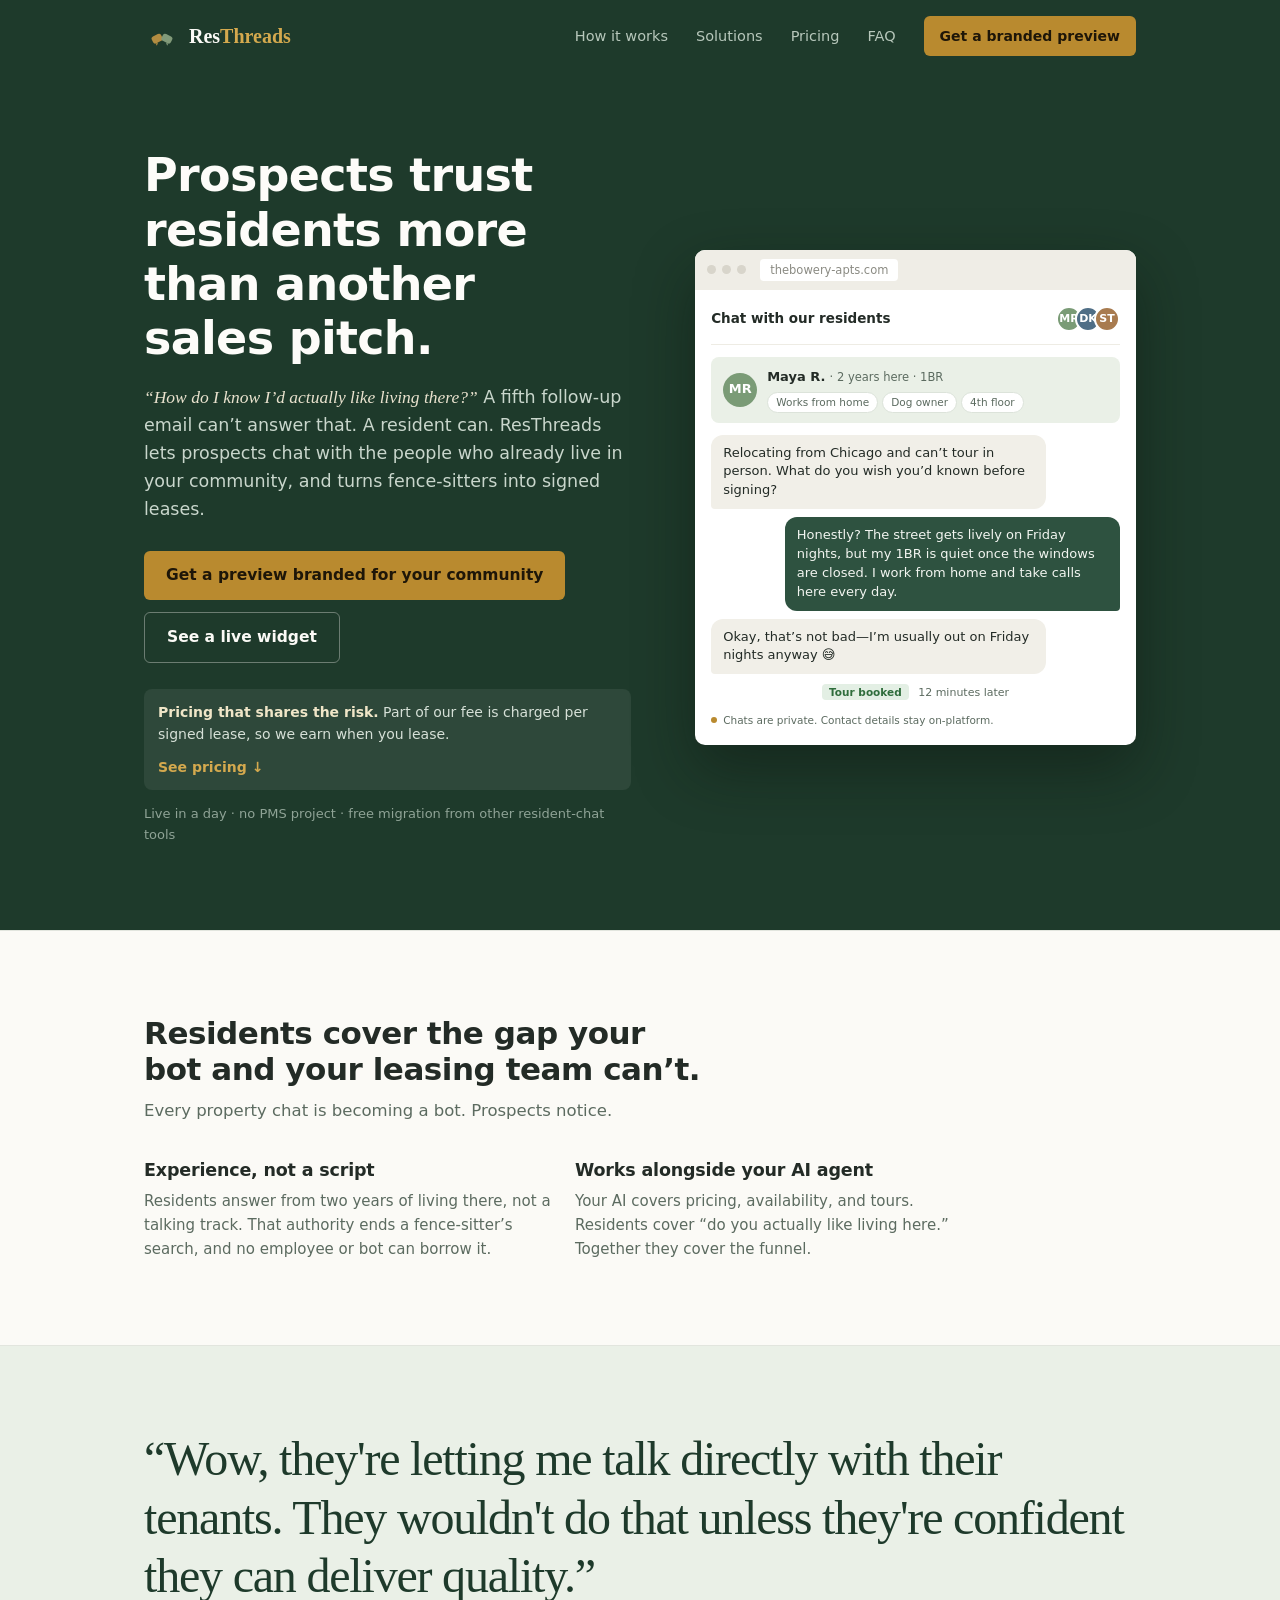
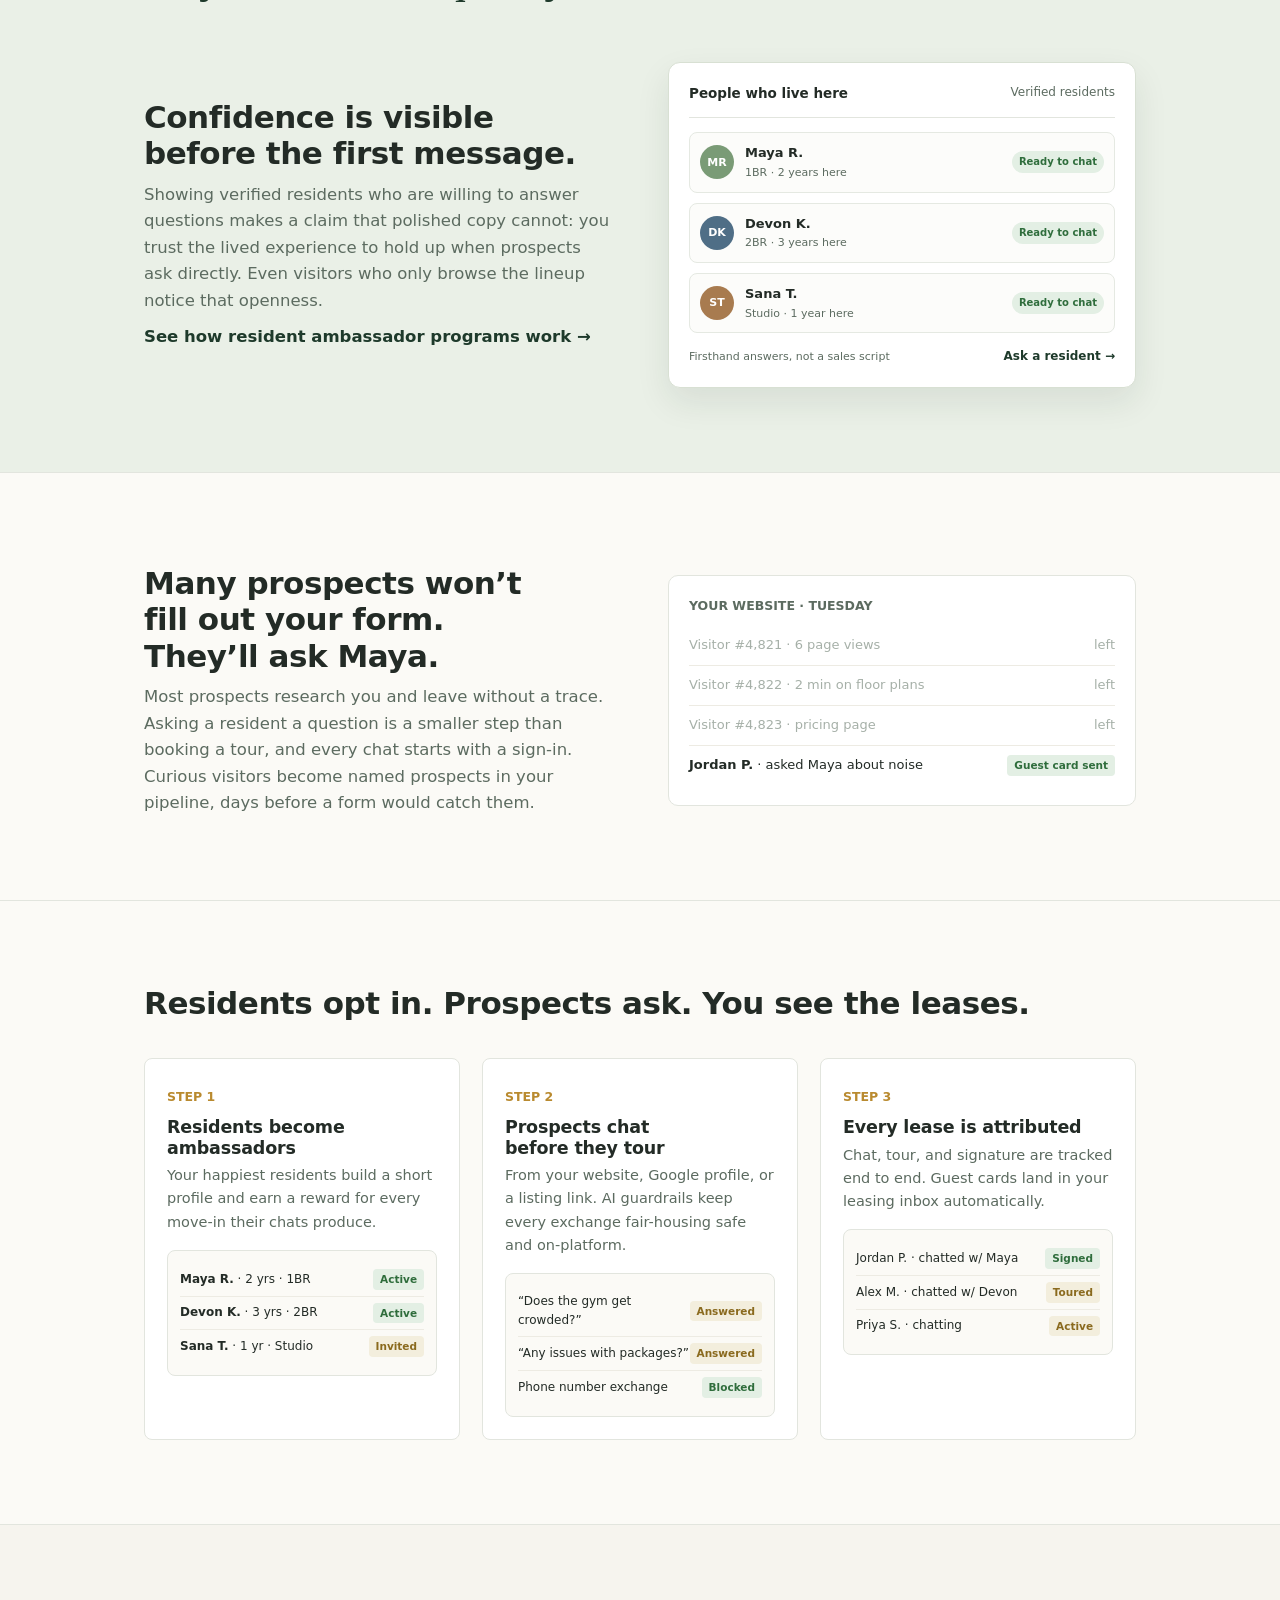
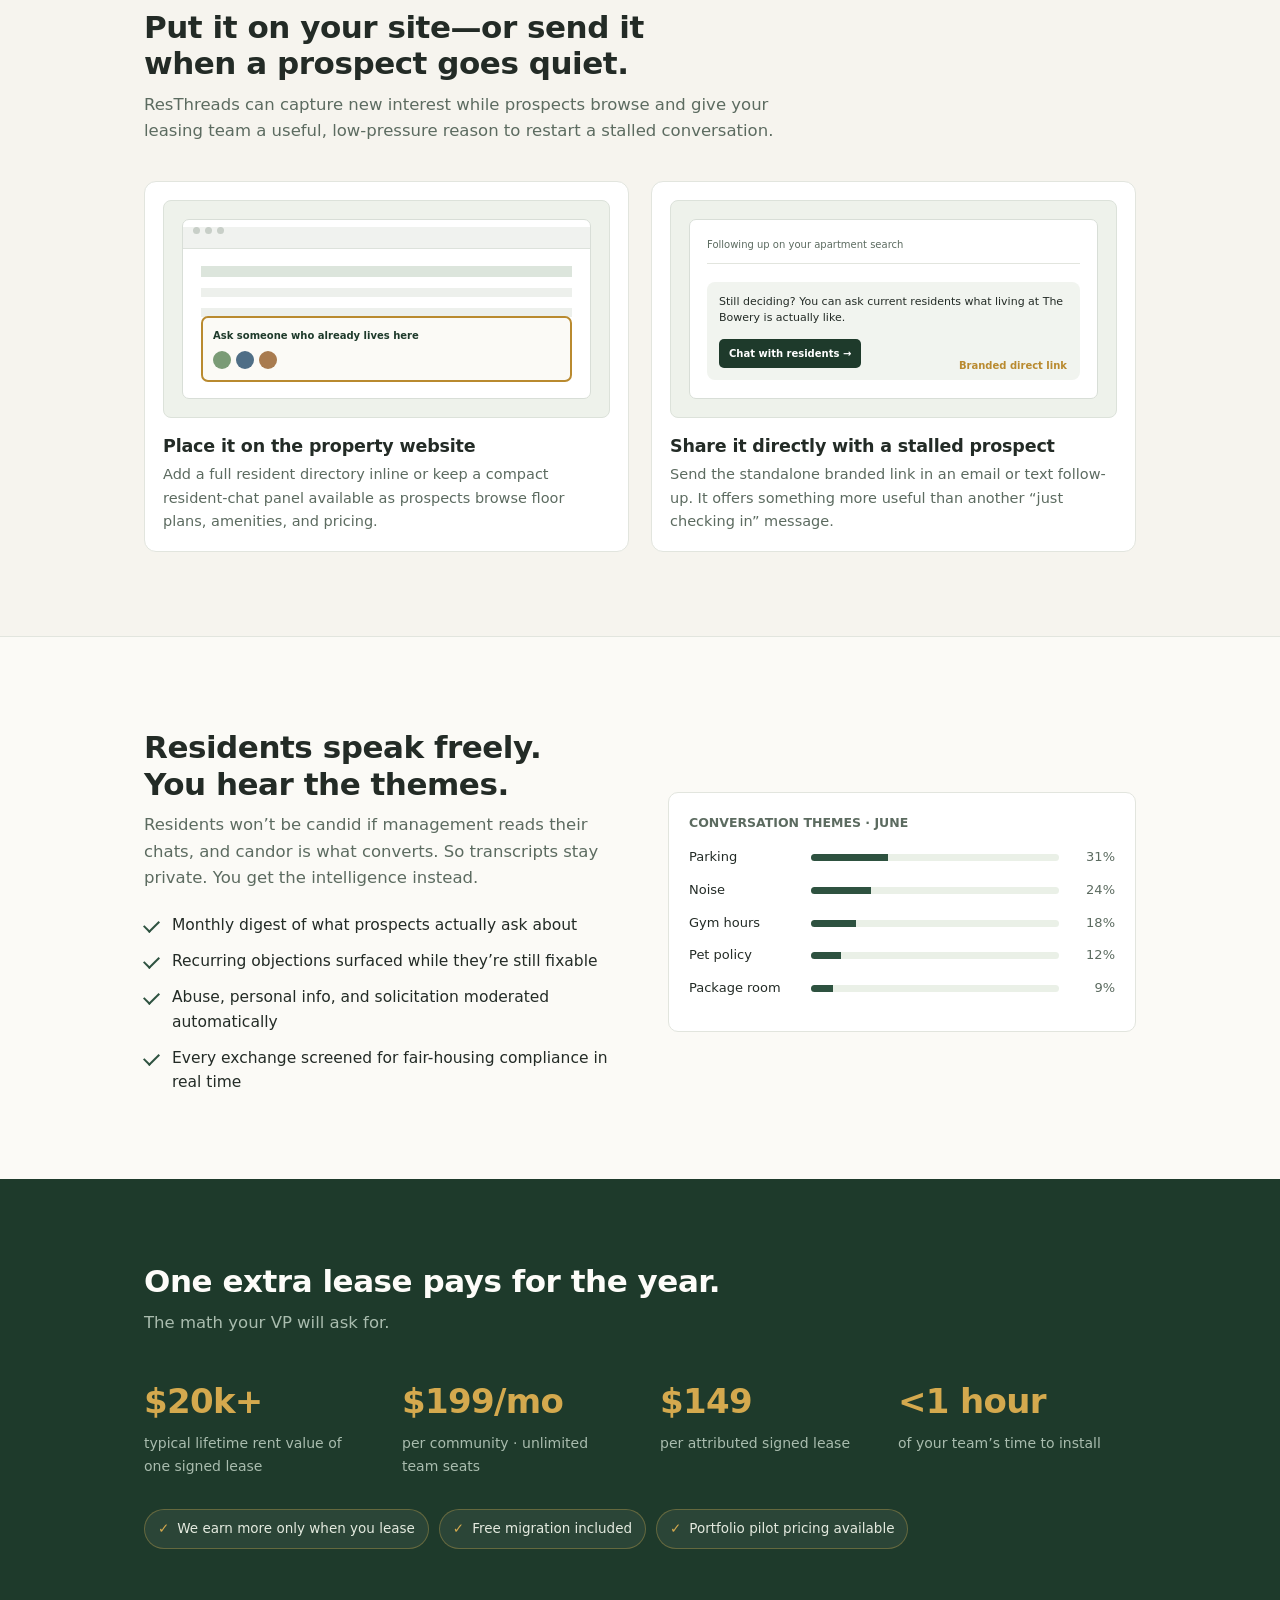
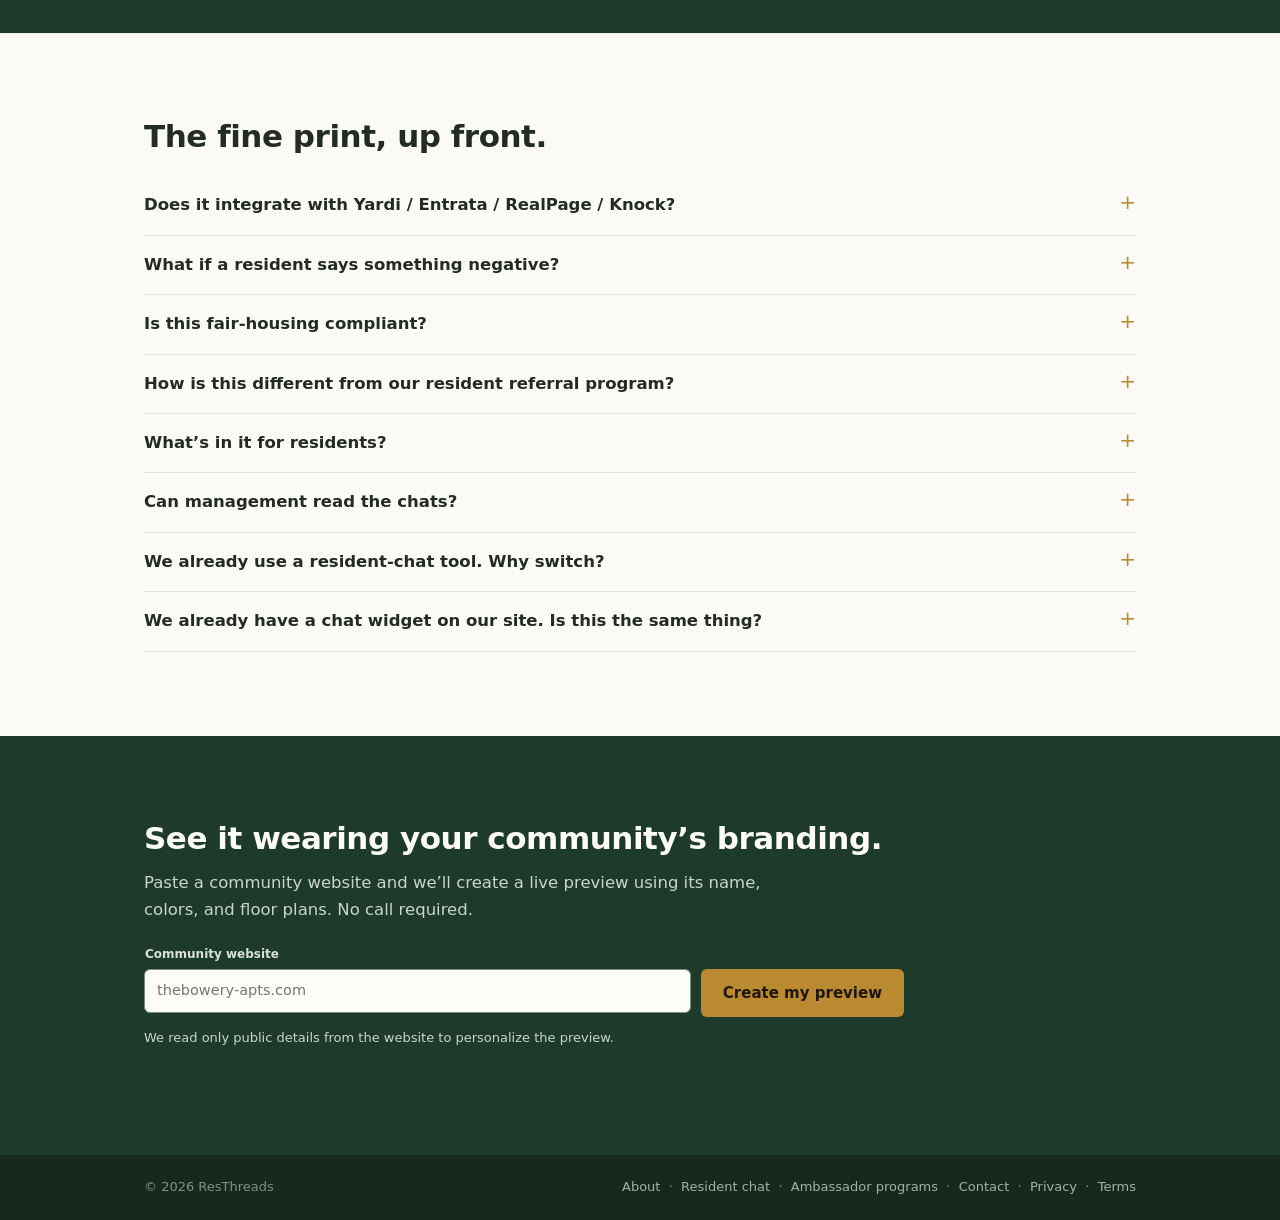
<file: index.html>
<!doctype html>
<html lang="en">
<head>
<meta charset="utf-8">
<meta name="viewport" content="width=device-width, initial-scale=1">
<title>Resident Chat for Multifamily Leasing | ResThreads</title>
<meta name="description" content="Turn apartment website visitors into signed leases by connecting prospects with verified residents. Branded resident-chat widget, attribution, and transparent pricing.">
<meta name="robots" content="index, follow">
<meta name="theme-color" content="#1E3A2B">
<link rel="canonical" href="https://resthreads.com/">
<link rel="icon" href="/assets/resthreads-icon-dark.svg" type="image/svg+xml">
<meta property="og:type" content="website">
<meta property="og:site_name" content="ResThreads">
<meta property="og:url" content="https://resthreads.com/">
<meta property="og:title" content="Resident Chat for Multifamily Leasing | ResThreads">
<meta property="og:description" content="Connect apartment prospects with verified residents and attribute their conversations to signed leases.">
<meta property="og:image" content="https://resthreads.com/assets/resthreads-social-card.png">
<meta property="og:image:width" content="1200">
<meta property="og:image:height" content="630">
<meta property="og:image:alt" content="ResThreads — resident-to-prospect chat for multifamily leasing">
<meta name="twitter:card" content="summary_large_image">
<meta name="twitter:title" content="Resident Chat for Multifamily Leasing | ResThreads">
<meta name="twitter:description" content="Connect apartment prospects with verified residents and attribute their conversations to signed leases.">
<meta name="twitter:image" content="https://resthreads.com/assets/resthreads-social-card.png">
<script type="application/ld+json">
{
  "@context": "https://schema.org",
  "@graph": [
    {
      "@type": "Organization",
      "@id": "https://resthreads.com/#organization",
      "name": "ResThreads",
      "url": "https://resthreads.com/",
      "logo": "https://resthreads.com/assets/resthreads-icon-dark.svg",
      "email": "hello@resthreads.com",
      "description": "Resident-to-prospect chat software for multifamily communities.",
      "address": {
        "@type": "PostalAddress",
        "streetAddress": "11 Ordnance St.",
        "addressLocality": "Toronto",
        "addressRegion": "ON",
        "postalCode": "M6K 0G6",
        "addressCountry": "CA"
      }
    },
    {
      "@type": "WebSite",
      "@id": "https://resthreads.com/#website",
      "url": "https://resthreads.com/",
      "name": "ResThreads",
      "publisher": { "@id": "https://resthreads.com/#organization" }
    },
    {
      "@type": "SoftwareApplication",
      "@id": "https://resthreads.com/#software",
      "name": "ResThreads",
      "url": "https://resthreads.com/",
      "applicationCategory": "BusinessApplication",
      "operatingSystem": "Web",
      "description": "A branded resident-chat widget that lets apartment prospects talk privately with verified residents and attributes conversations to signed leases.",
      "offers": {
        "@type": "Offer",
        "price": "199",
        "priceCurrency": "USD",
        "description": "$199 per community per month, plus $149 per attributed signed lease."
      },
      "publisher": { "@id": "https://resthreads.com/#organization" }
    }
  ]
}
</script>
</head>
<body>
<style>
  :root{
    --spruce:#1E3A2B; --spruce-deep:#16291F; --spruce-mid:#2E5240;
    --brass:#B98A2F; --brass-bright:#D4A94E;
    --paper:#FBFAF6; --sage:#EAF0E7; --line:#E2E5DE;
    --ink:#232B26; --muted:#5C6B60; --card:#FFFFFF;
    --serif:"Iowan Old Style","Palatino Linotype",Palatino,Georgia,serif;
    --sans:system-ui,-apple-system,"Segoe UI",Roboto,Helvetica,Arial,sans-serif;
  }
  *{margin:0;padding:0;box-sizing:border-box}
  html{scroll-behavior:smooth}
  body{background:var(--paper);color:var(--ink);font-family:var(--sans);font-size:16.5px;line-height:1.6}
  .wrap{max-width:1040px;margin:0 auto;padding:0 24px}
  h1,h2,h3{font-weight:700;letter-spacing:-0.015em;line-height:1.18;text-wrap:balance}
  h2{font-size:clamp(24px,3vw,31px)}
  h3{font-size:17.5px;letter-spacing:-0.01em}
  p{max-width:62ch}
  .btn{display:inline-block;font-weight:600;font-size:15.5px;padding:12px 22px;border-radius:6px;text-decoration:none}
  .btn-primary{background:var(--brass);color:#1E1608}
  .btn-primary:hover{background:var(--brass-bright)}
  .btn-quiet{color:var(--paper);border:1px solid rgba(251,250,246,.35)}
  .btn-quiet:hover{border-color:rgba(251,250,246,.7)}
  .btn:focus-visible{outline:3px solid var(--brass-bright);outline-offset:2px}
  section{padding:84px 0;border-top:1px solid var(--line)}
  .sub{color:var(--muted);margin-top:10px}

  /* nav */
  .nav{background:var(--spruce);padding:16px 0}
  .nav .wrap{display:flex;align-items:center;gap:28px}
  .logo{display:flex;align-items:center;gap:9px;color:var(--paper);text-decoration:none;margin-right:auto}
  .logo-mark{display:block;width:36px;height:36px}
  .logo b{font-family:var(--serif);font-size:20px;font-weight:600}
  .logo b span{color:var(--brass-bright)}
  .nav a.nlink{color:#B7C7BB;text-decoration:none;font-size:14.5px}
  .nav a.nlink:hover{color:var(--paper)}
  .nav .btn{padding:9px 16px;font-size:14px}

  /* hero */
  .hero{background:var(--spruce);color:var(--paper);padding:76px 0 84px}
  .hero .wrap{display:grid;grid-template-columns:1.05fr .95fr;gap:64px;align-items:center}
  .hero h1{font-size:clamp(32px,4.2vw,46px);color:#FDFCF9}
  .hero .lede{color:#C9D6CC;font-size:17.5px;margin-top:18px;max-width:30em}
  .hero .lede q{font-family:var(--serif);font-style:italic;color:#E9E2CE;quotes:"\201C" "\201D"}
  .hero .ctas{display:flex;flex-wrap:wrap;gap:12px;margin-top:28px}
  .deal{display:flex;flex-wrap:wrap;align-items:center;justify-content:space-between;gap:10px 16px;margin-top:26px;padding:12px 14px;border-radius:8px;background:rgba(255,255,255,.07);font-size:14px;color:#D6E0D7;max-width:36em}
  .deal strong{color:#F0E6C8;font-weight:600}
  .deal a{flex:0 0 auto;color:var(--brass-bright);font-weight:600;text-decoration:none;white-space:nowrap}
  .deal a:hover{text-decoration:underline;text-underline-offset:3px}
  .tick{margin-top:14px;font-size:13px;color:#8FA396}

  /* product mock — replaced by real screenshots as they land */
  .mock{background:#FFFFFF;border-radius:10px;overflow:hidden;box-shadow:0 24px 60px rgba(10,20,14,.45);font-size:13px;color:var(--ink)}
  .mock-bar{display:flex;align-items:center;gap:6px;background:#EFEDE6;padding:9px 12px;font-size:11.5px;color:#8B8B83}
  .mock-bar i{width:9px;height:9px;border-radius:50%;background:#D8D5CB;display:inline-block}
  .mock-bar .url{margin-left:8px;background:#FFFFFF;border-radius:4px;padding:2px 10px}
  .mock-body{padding:16px}
  .mock-head{display:flex;align-items:center;justify-content:space-between;padding-bottom:12px;border-bottom:1px solid #EEECE4;margin-bottom:12px}
  .mock-head b{font-size:13.5px}
  .avset{display:flex}
  .av{width:26px;height:26px;border-radius:50%;display:flex;align-items:center;justify-content:center;color:#fff;font-size:11px;font-weight:600;border:2px solid #fff}
  .avset .av{margin-left:-7px}
  .res{display:flex;gap:10px;align-items:center;background:var(--sage);border-radius:8px;padding:10px 12px;margin-bottom:12px}
  .res .av{width:34px;height:34px;font-size:13px;border:0}
  .res .nm{font-weight:600;font-size:13px}
  .res .meta{color:var(--muted);font-size:11.5px}
  .chip{display:inline-block;background:#fff;border:1px solid #DCE3DA;border-radius:99px;padding:1px 8px;font-size:10.5px;color:var(--muted);margin:4px 4px 0 0}
  .bub{max-width:82%;padding:9px 12px;border-radius:12px;margin-bottom:8px;line-height:1.45}
  .bub.in{background:#F1EFE8;border-bottom-left-radius:4px}
  .bub.out{background:var(--spruce-mid);color:#F2F5F0;margin-left:auto;border-bottom-right-radius:4px}
  .evt{text-align:center;font-size:11px;color:var(--muted);margin:10px 0 2px}
  .evt .tag{margin-right:6px}
  .guard{display:flex;align-items:center;gap:6px;font-size:10.5px;color:var(--muted);margin-top:10px}
  .guard i{width:6px;height:6px;border-radius:50%;background:var(--brass);display:inline-block}

  /* card rows */
  .cols{display:grid;grid-template-columns:repeat(3,1fr);gap:22px;margin-top:36px}
  .cols.two{grid-template-columns:repeat(2,1fr);max-width:840px}
  .col h3{margin-bottom:8px}
  .col p{font-size:15px;color:var(--muted)}

  /* anonymous-traffic ledger */
  .ledger{background:var(--card);border:1px solid var(--line);border-radius:10px;padding:20px;font-size:13px}
  .ledger h4{font-size:12.5px;color:var(--muted);font-weight:600;margin-bottom:10px}
  .lrow{display:flex;justify-content:space-between;align-items:center;gap:12px;padding:9px 0;border-bottom:1px solid #EDEBE3}
  .lrow:last-child{border-bottom:0}
  .lrow.dim{color:#A6B0A8}

  /* steps */
  .steps{display:grid;grid-template-columns:repeat(3,1fr);gap:22px;margin-top:36px}
  .step{background:var(--card);border:1px solid var(--line);border-radius:8px;padding:22px}
  .step .k{font-size:12.5px;font-weight:600;color:var(--brass);margin-bottom:10px}
  .step p{font-size:14.5px;color:var(--muted);margin-top:6px}
  .step .mini{margin-top:16px;background:var(--paper);border:1px solid var(--line);border-radius:8px;padding:12px;font-size:12px}
  .mini .row{display:flex;justify-content:space-between;align-items:center;padding:6px 0;border-bottom:1px solid #EDEBE3}
  .mini .row:last-child{border-bottom:0}
  .tag{font-size:10.5px;font-weight:600;border-radius:4px;padding:2px 7px}
  .tag.ok{background:#E3EFE4;color:#2F6D3C}
  .tag.mid{background:#F3EEDD;color:#8A6A1E}

  /* confidence signal */
  .confidence{background:var(--sage)}
  .confidence-quote{margin:0 0 56px;max-width:1000px;font-family:Georgia,serif;font-size:clamp(28px,4vw,48px);font-weight:400;line-height:1.22;letter-spacing:-.025em;color:var(--spruce)}
  .signal-card{background:#fff;border:1px solid #D8E0D3;border-radius:12px;padding:20px;box-shadow:0 14px 34px rgba(25,48,34,.09)}
  .signal-head{display:flex;justify-content:space-between;gap:12px;padding-bottom:13px;border-bottom:1px solid var(--line);font-size:12px;color:var(--muted)}
  .signal-head strong{color:var(--ink);font-size:13.5px}
  .signal-list{display:grid;gap:10px;margin-top:14px}
  .signal-person{display:flex;align-items:center;gap:11px;border:1px solid #E5E9E2;border-radius:8px;padding:10px;background:#FCFCFA}
  .signal-person .av{width:34px;height:34px;flex:0 0 auto;border:0}
  .signal-person b{display:block;font-size:13px}
  .signal-person small{display:block;color:var(--muted);font-size:11px}
  .signal-ready{margin-left:auto;border-radius:99px;background:#E3EFE4;color:#2F6D3C;font-size:10px;font-weight:700;padding:3px 7px;white-space:nowrap}
  .signal-foot{display:flex;align-items:center;justify-content:space-between;gap:10px;margin-top:14px;color:var(--muted);font-size:11px}
  .signal-foot strong{color:var(--spruce);font-size:12px}

  /* onsite and direct-link channels */
  .channels{background:#F6F4EE}
  .channel-cards{display:grid;grid-template-columns:repeat(2,minmax(0,1fr));gap:22px;margin-top:36px}
  .channel-card{background:#fff;border:1px solid var(--line);border-radius:12px;padding:18px}
  .channel-card h3{margin-top:18px}
  .channel-card>p{color:var(--muted);font-size:14.5px;margin-top:7px}
  .channel-art{height:218px;position:relative;overflow:hidden;border:1px solid #DCE2DA;border-radius:8px;background:#EEF2EB}
  .browser-frame{position:absolute;inset:18px;border:1px solid #D8DED7;border-radius:7px;background:#fff;overflow:hidden}
  .browser-top{height:22px;border-bottom:1px solid #DDE2DC;background:#F0F2EF}
  .browser-top::before{content:"";display:block;width:7px;height:7px;margin:7px 0 0 10px;border-radius:50%;background:#C8CFC8;box-shadow:12px 0 #C8CFC8,24px 0 #C8CFC8}
  .page-lines{position:absolute;top:46px;left:18px;right:18px;height:70px;background:linear-gradient(#DCE5DC 0 11px,transparent 11px 22px,#EDF0EC 22px 31px,transparent 31px 42px,#EDF0EC 42px 51px,transparent 51px)}
  .embed-strip{position:absolute;left:18px;right:18px;bottom:16px;height:66px;border:2px solid var(--brass);border-radius:7px;background:#FBFAF6;padding:10px}
  .embed-strip b{display:block;color:var(--spruce);font-size:10px}
  .tiny-people{display:flex;gap:5px;margin-top:7px}
  .tiny-people i{display:block;width:18px;height:18px;border-radius:50%;background:#7A9B76}
  .tiny-people i:nth-child(2){background:#4F6E86}
  .tiny-people i:nth-child(3){background:#A87B4F}
  .message-frame{position:absolute;inset:18px;border:1px solid #D8DED7;border-radius:7px;background:#fff;padding:17px}
  .message-frame .subject{font-size:10px;color:var(--muted);padding-bottom:10px;border-bottom:1px solid var(--line)}
  .message-copy{margin-top:18px;padding:12px;border-radius:8px;background:#F1F4EF;color:var(--ink);font-size:11px;line-height:1.5}
  .message-link{display:inline-block;margin-top:12px;border-radius:5px;background:var(--spruce);color:#fff;font-size:10px;font-weight:700;padding:7px 10px}
  .send-mark{position:absolute;right:30px;bottom:24px;color:var(--brass);font-size:10px;font-weight:700}

  /* privacy */
  .twoup{display:grid;grid-template-columns:1fr 1fr;gap:56px;align-items:center;margin-top:8px}
  ul.checks{list-style:none;margin-top:22px;display:flex;flex-direction:column;gap:11px}
  ul.checks li{padding-left:28px;position:relative;font-size:15.5px}
  ul.checks li::before{content:"";position:absolute;left:0;top:7px;width:13px;height:7px;
    border-left:2.5px solid var(--spruce-mid);border-bottom:2.5px solid var(--spruce-mid);transform:rotate(-45deg)}
  .digest{background:var(--card);border:1px solid var(--line);border-radius:10px;padding:20px;font-size:13px}
  .digest h4{font-size:12.5px;color:var(--muted);font-weight:600;margin-bottom:14px}
  .digest .drow{display:grid;grid-template-columns:110px 1fr 44px;gap:12px;align-items:center;margin-bottom:12px}
  .digest .bar{height:7px;border-radius:99px;background:var(--sage);overflow:hidden}
  .digest .bar i{display:block;height:100%;background:var(--spruce-mid)}
  .digest .pct{text-align:right;font-variant-numeric:tabular-nums;color:var(--muted)}

  /* pricing band */
  .price{background:var(--spruce);color:var(--paper);border-top:0}
  .price h2{color:#FDFCF9}
  .price .sub{color:#A9BCAE}
  .figures{display:flex;gap:48px;flex-wrap:wrap;margin-top:38px}
  .fig strong{display:block;font-size:34px;font-weight:700;letter-spacing:-0.02em;color:var(--brass-bright);font-variant-numeric:tabular-nums}
  .fig span{font-size:14px;color:#A9BCAE;display:block;max-width:15em;margin-top:4px}
  .price-points{display:flex;flex-wrap:wrap;gap:10px;margin:32px 0 0;padding:0;list-style:none}
  .price-points li{display:flex;align-items:center;gap:8px;border:1px solid rgba(212,169,78,.34);border-radius:99px;background:rgba(255,255,255,.06);color:#E4EADF;font-size:13.5px;padding:8px 13px}
  .price-points li::before{content:"\2713";color:var(--brass-bright);font-weight:700}

  /* faq */
  .faq details{border-bottom:1px solid var(--line);padding:16px 0}
  .faq summary{font-weight:600;font-size:16.5px;cursor:pointer;list-style:none;display:flex;justify-content:space-between;gap:16px}
  .faq summary::after{content:"+";color:var(--brass);font-size:20px;line-height:1;font-weight:400}
  .faq details[open] summary::after{content:"–"}
  .faq details p{margin-top:10px;color:var(--muted);font-size:15px;max-width:60em}

  /* final */
  .final{background:var(--spruce);color:var(--paper);border-top:0}
  .final h2{color:#FDFCF9}
  .final p{color:#C9D6CC;margin:14px 0 22px}
  .preview-form{display:grid;grid-template-columns:minmax(0,560px) auto;gap:10px;align-items:start;max-width:760px}
  .preview-form label{display:block;color:#D8E2D9;font-size:12px;font-weight:600;margin:0 0 5px 1px}
  .preview-form input{display:block;width:100%;border:1px solid #789080;border-radius:6px;background:#FDFCF9;color:var(--ink);font:inherit;font-size:14.5px;padding:11px 12px;line-height:1.35}
  .preview-form input:focus{outline:3px solid rgba(212,169,78,.5);outline-offset:1px;border-color:var(--brass-bright)}
  .preview-form .btn{border:0;cursor:pointer;white-space:nowrap;margin-top:24px;font:inherit;font-weight:600;font-size:15px}
  .preview-form .btn[disabled]{cursor:wait;opacity:.75}
  .preview-note{font-size:13px;color:#A9BCAE;margin-top:11px!important}
  .preview-status{font-size:14px;min-height:1.6em;margin-top:11px!important;color:#F0E6C8!important}
  .preview-status[hidden]{display:none}
  footer{background:var(--spruce-deep);color:#7E9184;font-size:13px;padding:22px 0}
  footer .wrap{display:flex;justify-content:space-between;flex-wrap:wrap;gap:10px}
  footer a{color:#9FB3A4;text-decoration:none}

  @media (max-width:860px){
    .hero .wrap,.twoup{grid-template-columns:1fr}
    .cols,.cols.two,.steps,.channel-cards{grid-template-columns:1fr}
    section{padding:60px 0}
    .figures{gap:32px}
    .nav a.nlink{display:none}
    .preview-form{grid-template-columns:minmax(0,1fr) auto}
    .preview-form .btn{margin-top:24px}
  }
  @media (max-width:560px){
    .preview-form{grid-template-columns:1fr}
    .preview-form .btn{margin-top:2px;justify-self:start}
    .send-mark{display:none}
  }
</style>

<nav class="nav">
  <div class="wrap">
    <a class="logo" href="/" aria-label="ResThreads home">
      <img class="logo-mark" src="/assets/resthreads-mark-on-dark.svg" width="36" height="36" alt="" aria-hidden="true">
      <b>Res<span>Threads</span></b>
    </a>
    <a class="nlink" href="#how">How it works</a>
    <a class="nlink" href="/apartment-resident-chat-widget/">Solutions</a>
    <a class="nlink" href="#pricing">Pricing</a>
    <a class="nlink" href="#faq">FAQ</a>
    <a class="btn btn-primary" href="#preview">Get a branded preview</a>
  </div>
</nav>

<div class="hero">
  <div class="wrap">
    <div>
      <h1>Prospects trust residents more than another sales pitch.</h1>
      <p class="lede"><q>How do I know I&rsquo;d actually like living there?</q> A fifth follow-up email can&rsquo;t answer that. A resident can. ResThreads lets prospects chat with the people who already live in your community, and turns fence-sitters into signed leases.</p>
      <div class="ctas">
        <a class="btn btn-primary" href="#preview">Get a preview branded for your community</a>
        <a class="btn btn-quiet" href="/choose/">See a live widget</a>
      </div>
      <div class="deal">
        <span><strong>Pricing that shares the risk.</strong> Part of our fee is charged per signed lease, so we earn when you lease.</span>
        <a href="#pricing">See pricing <span aria-hidden="true">&darr;</span></a>
      </div>
      <p class="tick">Live in a day &middot; no PMS project &middot; free migration from other resident-chat tools</p>
    </div>

    <!-- Product mock. Swap for a real widget screenshot when available (see docs/spinoff-landing-assets.md, shot 1).
         NOTE: the traffic section headline references "Maya" — keep a resident named Maya in this mock/screenshot or update that headline. -->
    <div class="mock" aria-label="Preview of the ResThreads widget on a community website">
      <div class="mock-bar"><i></i><i></i><i></i><span class="url">thebowery-apts.com</span></div>
      <div class="mock-body">
        <div class="mock-head">
          <b>Chat with our residents</b>
          <span class="avset">
            <span class="av" style="background:#7A9B76">MR</span>
            <span class="av" style="background:#4F6E86">DK</span>
            <span class="av" style="background:#A87B4F">ST</span>
          </span>
        </div>
        <div class="res">
          <span class="av" style="background:#7A9B76">MR</span>
          <span>
            <span class="nm">Maya R.</span> <span class="meta">&middot; 2 years here &middot; 1BR</span><br>
            <span class="chip">Works from home</span><span class="chip">Dog owner</span><span class="chip">4th floor</span>
          </span>
        </div>
        <div class="bub in">Relocating from Chicago and can&rsquo;t tour in person. What do you wish you&rsquo;d known before signing?</div>
        <div class="bub out">Honestly? The street gets lively on Friday nights, but my 1BR is quiet once the windows are closed. I work from home and take calls here every day.</div>
        <div class="bub in">Okay, that&rsquo;s not bad&mdash;I&rsquo;m usually out on Friday nights anyway &#128517;</div>
        <div class="evt"><span class="tag ok">Tour booked</span> 12 minutes later</div>
        <div class="guard"><i></i>Chats are private. Contact details stay on-platform.</div>
      </div>
    </div>
  </div>
</div>

<section>
  <div class="wrap">
    <h2>Residents cover the gap your bot and your leasing team can&rsquo;t.</h2>
    <p class="sub">Every property chat is becoming a bot. Prospects notice.</p>
    <div class="cols two">
      <div class="col">
        <h3>Experience, not a script</h3>
        <p>Residents answer from two years of living there, not a talking track. That authority ends a fence-sitter&rsquo;s search, and no employee or bot can borrow it.</p>
      </div>
      <div class="col">
        <h3>Works alongside your AI agent</h3>
        <p>Your AI covers pricing, availability, and tours. Residents cover &ldquo;do you actually like living here.&rdquo; Together they cover the funnel.</p>
      </div>
    </div>
  </div>
</section>

<section class="confidence">
  <div class="wrap">
    <blockquote class="confidence-quote">“Wow, they're letting me talk directly with their tenants. They wouldn't do that unless they're confident they can deliver quality.”</blockquote>
  </div>
  <div class="wrap twoup">
    <div>
      <h2>Confidence is visible before the first message.</h2>
      <p class="sub">Showing verified residents who are willing to answer questions makes a claim that polished copy cannot: you trust the lived experience to hold up when prospects ask directly. Even visitors who only browse the lineup notice that openness.</p>
      <p class="sub"><a href="/resident-ambassador-program/" style="color:var(--spruce);font-weight:700;text-decoration:none">See how resident ambassador programs work &rarr;</a></p>
    </div>
    <div class="signal-card" aria-label="Example public lineup of verified residents">
      <div class="signal-head"><strong>People who live here</strong><span>Verified residents</span></div>
      <div class="signal-list">
        <div class="signal-person"><span class="av" style="background:#7A9B76">MR</span><span><b>Maya R.</b><small>1BR &middot; 2 years here</small></span><span class="signal-ready">Ready to chat</span></div>
        <div class="signal-person"><span class="av" style="background:#4F6E86">DK</span><span><b>Devon K.</b><small>2BR &middot; 3 years here</small></span><span class="signal-ready">Ready to chat</span></div>
        <div class="signal-person"><span class="av" style="background:#A87B4F">ST</span><span><b>Sana T.</b><small>Studio &middot; 1 year here</small></span><span class="signal-ready">Ready to chat</span></div>
      </div>
      <div class="signal-foot"><span>Firsthand answers, not a sales script</span><strong>Ask a resident &rarr;</strong></div>
    </div>
  </div>
</section>

<section>
  <div class="wrap twoup">
    <div>
      <h2>Many prospects won&rsquo;t fill out your form. They&rsquo;ll ask Maya.</h2>
      <p class="sub">Most prospects research you and leave without a trace. Asking a resident a question is a smaller step than booking a tour, and every chat starts with a sign-in. Curious visitors become named prospects in your pipeline, days before a form would catch them.</p>
    </div>
    <div class="ledger" aria-label="Example of anonymous visitors compared with a named chat prospect">
      <h4>YOUR WEBSITE &middot; TUESDAY</h4>
      <div class="lrow dim"><span>Visitor #4,821 &middot; 6 page views</span><span>left</span></div>
      <div class="lrow dim"><span>Visitor #4,822 &middot; 2 min on floor plans</span><span>left</span></div>
      <div class="lrow dim"><span>Visitor #4,823 &middot; pricing page</span><span>left</span></div>
      <div class="lrow"><span><b>Jordan P.</b> &middot; asked Maya about noise</span><span class="tag ok">Guest card sent</span></div>
    </div>
  </div>
</section>

<section id="how">
  <div class="wrap">
    <h2>Residents opt in. Prospects ask. You see the leases.</h2>
    <div class="steps">
      <div class="step">
        <p class="k">STEP 1</p>
        <h3>Residents become ambassadors</h3>
        <p>Your happiest residents build a short profile and earn a reward for every move-in their chats produce.</p>
        <div class="mini">
          <div class="row"><span><b>Maya R.</b> &middot; 2 yrs &middot; 1BR</span><span class="tag ok">Active</span></div>
          <div class="row"><span><b>Devon K.</b> &middot; 3 yrs &middot; 2BR</span><span class="tag ok">Active</span></div>
          <div class="row"><span><b>Sana T.</b> &middot; 1 yr &middot; Studio</span><span class="tag mid">Invited</span></div>
        </div>
      </div>
      <div class="step">
        <p class="k">STEP 2</p>
        <h3>Prospects chat before they tour</h3>
        <p>From your website, Google profile, or a listing link. AI guardrails keep every exchange fair-housing safe and on-platform.</p>
        <div class="mini">
          <div class="row"><span>&ldquo;Does the gym get crowded?&rdquo;</span><span class="tag mid">Answered</span></div>
          <div class="row"><span>&ldquo;Any issues with packages?&rdquo;</span><span class="tag mid">Answered</span></div>
          <div class="row"><span>Phone number exchange</span><span class="tag ok">Blocked</span></div>
        </div>
      </div>
      <div class="step">
        <p class="k">STEP 3</p>
        <h3>Every lease is attributed</h3>
        <p>Chat, tour, and signature are tracked end to end. Guest cards land in your leasing inbox automatically.</p>
        <div class="mini">
          <div class="row"><span>Jordan P. &middot; chatted w/ Maya</span><span class="tag ok">Signed</span></div>
          <div class="row"><span>Alex M. &middot; chatted w/ Devon</span><span class="tag mid">Toured</span></div>
          <div class="row"><span>Priya S. &middot; chatting</span><span class="tag mid">Active</span></div>
        </div>
      </div>
    </div>
  </div>
</section>

<section class="channels">
  <div class="wrap">
    <h2>Put it on your site—or send it when a prospect goes quiet.</h2>
    <p class="sub">ResThreads can capture new interest while prospects browse and give your leasing team a useful, low-pressure reason to restart a stalled conversation.</p>
    <div class="channel-cards">
      <article class="channel-card">
        <div class="channel-art" aria-hidden="true">
          <div class="browser-frame"><div class="browser-top"></div><div class="page-lines"></div><div class="embed-strip"><b>Ask someone who already lives here</b><span class="tiny-people"><i></i><i></i><i></i></span></div></div>
        </div>
        <h3>Place it on the property website</h3>
        <p>Add a full resident directory inline or keep a compact resident-chat panel available as prospects browse floor plans, amenities, and pricing.</p>
      </article>
      <article class="channel-card">
        <div class="channel-art" aria-hidden="true">
          <div class="message-frame"><div class="subject">Following up on your apartment search</div><div class="message-copy">Still deciding? You can ask current residents what living at The Bowery is actually like.<br><span class="message-link">Chat with residents &rarr;</span></div><span class="send-mark">Branded direct link</span></div>
        </div>
        <h3>Share it directly with a stalled prospect</h3>
        <p>Send the standalone branded link in an email or text follow-up. It offers something more useful than another “just checking in” message.</p>
      </article>
    </div>
  </div>
</section>

<section>
  <div class="wrap twoup">
    <div>
      <h2>Residents speak freely. You hear the themes.</h2>
      <p class="sub">Residents won&rsquo;t be candid if management reads their chats, and candor is what converts. So transcripts stay private. You get the intelligence instead.</p>
      <ul class="checks">
        <li>Monthly digest of what prospects actually ask about</li>
        <li>Recurring objections surfaced while they&rsquo;re still fixable</li>
        <li>Abuse, personal info, and solicitation moderated automatically</li>
        <li>Every exchange screened for fair-housing compliance in real time</li>
      </ul>
    </div>
    <!-- Swap for a real insights-digest screenshot when available (shot 5). -->
    <div class="digest" aria-label="Example of the monthly conversation themes digest">
      <h4>CONVERSATION THEMES &middot; JUNE</h4>
      <div class="drow"><span>Parking</span><div class="bar"><i style="width:31%"></i></div><span class="pct">31%</span></div>
      <div class="drow"><span>Noise</span><div class="bar"><i style="width:24%"></i></div><span class="pct">24%</span></div>
      <div class="drow"><span>Gym hours</span><div class="bar"><i style="width:18%"></i></div><span class="pct">18%</span></div>
      <div class="drow"><span>Pet policy</span><div class="bar"><i style="width:12%"></i></div><span class="pct">12%</span></div>
      <div class="drow"><span>Package room</span><div class="bar"><i style="width:9%"></i></div><span class="pct">9%</span></div>
    </div>
  </div>
</section>

<section class="price" id="pricing">
  <div class="wrap">
    <h2>One extra lease pays for the year.</h2>
    <p class="sub">The math your VP will ask for.</p>
    <div class="figures">
      <div class="fig"><strong>$20k+</strong><span>typical lifetime rent value of one signed lease</span></div>
      <div class="fig"><strong>$199/mo</strong><span>per community &middot; unlimited team seats</span></div>
      <div class="fig"><strong>$149</strong><span>per attributed signed lease</span></div>
      <div class="fig"><strong>&lt;1 hour</strong><span>of your team&rsquo;s time to install</span></div>
    </div>
    <ul class="price-points" aria-label="Pricing highlights">
      <li>We earn more only when you lease</li>
      <li>Free migration included</li>
      <li>Portfolio pilot pricing available</li>
    </ul>
  </div>
</section>

<section class="faq" id="faq">
  <div class="wrap">
    <h2 style="margin-bottom:22px">The fine print, up front.</h2>
    <details>
      <summary>Does it integrate with Yardi / Entrata / RealPage / Knock?</summary>
      <p>Leads arrive as standard guest cards emailed to each community&rsquo;s leasing inbox, which every major CRM already ingests. Launch takes a day, not an IT project. Direct API integrations are on the roadmap as we join each vendor&rsquo;s partner program.</p>
    </details>
    <details>
      <summary>What if a resident says something negative?</summary>
      <p>Occasionally they will. That honesty is why prospects trust the channel enough to lease. We moderate abuse, personal info, and solicitation, never opinions. If a community has a real problem, you hear about it first through the themes digest, where it&rsquo;s fixable intel rather than a public review.</p>
    </details>
    <details>
      <summary>Is this fair-housing compliant?</summary>
      <p>Every conversation is screened for steering and protected-class language in real time, and residents get a short fair-housing briefing before their first chat. That&rsquo;s more oversight than informal &ldquo;ask a current resident&rdquo; interactions have ever had.</p>
    </details>
    <details>
      <summary>How is this different from our resident referral program?</summary>
      <p>A referral program pays residents to mine their own network. Worthwhile, but supply-limited: it only reaches people your residents happen to know. ResThreads points the same resident credibility at the traffic you already pay for, so it scales with your marketing instead of your residents&rsquo; contact lists. Most communities run both.</p>
    </details>
    <details>
      <summary>What&rsquo;s in it for residents?</summary>
      <p>A reward for every move-in their conversations produce. You set the amount, and most communities mirror their existing referral bonus. Recognition matters too: residents who represent their community tend to re-commit to it.</p>
    </details>
    <details>
      <summary>Can management read the chats?</summary>
      <p>No. Residents are candid because the conversations are private. You receive anonymized themes and full lease attribution instead, which is the part you can act on.</p>
    </details>
    <details>
      <summary>We already use a resident-chat tool. Why switch?</summary>
      <p>Migration is free and takes a day. You get per-lease pricing, attribution your VP can audit, and AI insights included, from a team focused only on this product.</p>
    </details>
    <details>
      <summary>We already have a chat widget on our site. Is this the same thing?</summary>
      <p>No. Most chat widgets connect prospects with your leasing team or an AI assistant. ResThreads connects them privately with verified residents, so they can hear what living at your community is really like. It can work alongside your existing leasing or support chat.</p>
    </details>
  </div>
</section>

<section class="final" id="preview">
  <div class="wrap">
    <h2>See it wearing your community&rsquo;s branding.</h2>
    <p>Paste a community website and we&rsquo;ll create a live preview using its name, colors, and floor plans. No call required.</p>
    <form class="preview-form" id="preview-form">
      <div>
        <label for="site-url">Community website</label>
        <input id="site-url" name="url" type="text" inputmode="url" autocomplete="url" required placeholder="thebowery-apts.com">
      </div>
      <button class="btn btn-primary" type="submit">Create my preview</button>
    </form>
    <p class="preview-note">We read only public details from the website to personalize the preview.</p>
    <p class="preview-status" id="preview-status" aria-live="polite" hidden></p>
  </div>
</section>

<footer>
  <div class="wrap">
    <span>&copy; 2026 ResThreads</span>
    <span><a href="/about/">About</a> &nbsp;&middot;&nbsp; <a href="/apartment-resident-chat-widget/">Resident chat</a> &nbsp;&middot;&nbsp; <a href="/resident-ambassador-program/">Ambassador programs</a> &nbsp;&middot;&nbsp; <a href="mailto:hello@resthreads.com">Contact</a> &nbsp;&middot;&nbsp; <a href="/privacy/">Privacy</a> &nbsp;&middot;&nbsp; <a href="/terms/">Terms</a></span>
  </div>
</footer>
<script>
  (() => {
    const form = document.querySelector('#preview-form');
    const status = document.querySelector('#preview-status');
    const button = form.querySelector('button[type="submit"]');

    form.addEventListener('submit', async (event) => {
      event.preventDefault();
      if (!form.reportValidity()) return;

      const fields = new FormData(form);
      const payload = Object.fromEntries(fields.entries());
      const originalLabel = button.textContent;
      button.disabled = true;
      button.textContent = 'Creating your preview…';
      status.hidden = false;
      status.textContent = 'Pulling in your community’s brand details…';

      try {
        const response = await fetch('/api/preview', {
          method: 'POST',
          headers: { 'Content-Type': 'application/json' },
          body: JSON.stringify(payload),
        });
        if (!response.ok) throw new Error('Preview request failed');
        const result = await response.json();
        if (!result.slug) throw new Error('Preview record was not created');
        const query = new URLSearchParams({ slug: result.slug, name: result.preview?.name || 'your community' });
        window.location.assign('/choose/?' + query.toString());
      } catch (error) {
        status.textContent = 'We couldn’t create that preview just yet. Please check the website address and try again.';
        button.disabled = false;
        button.textContent = originalLabel;
      }
    });

  })();
</script>
</body>
</html>
</file>
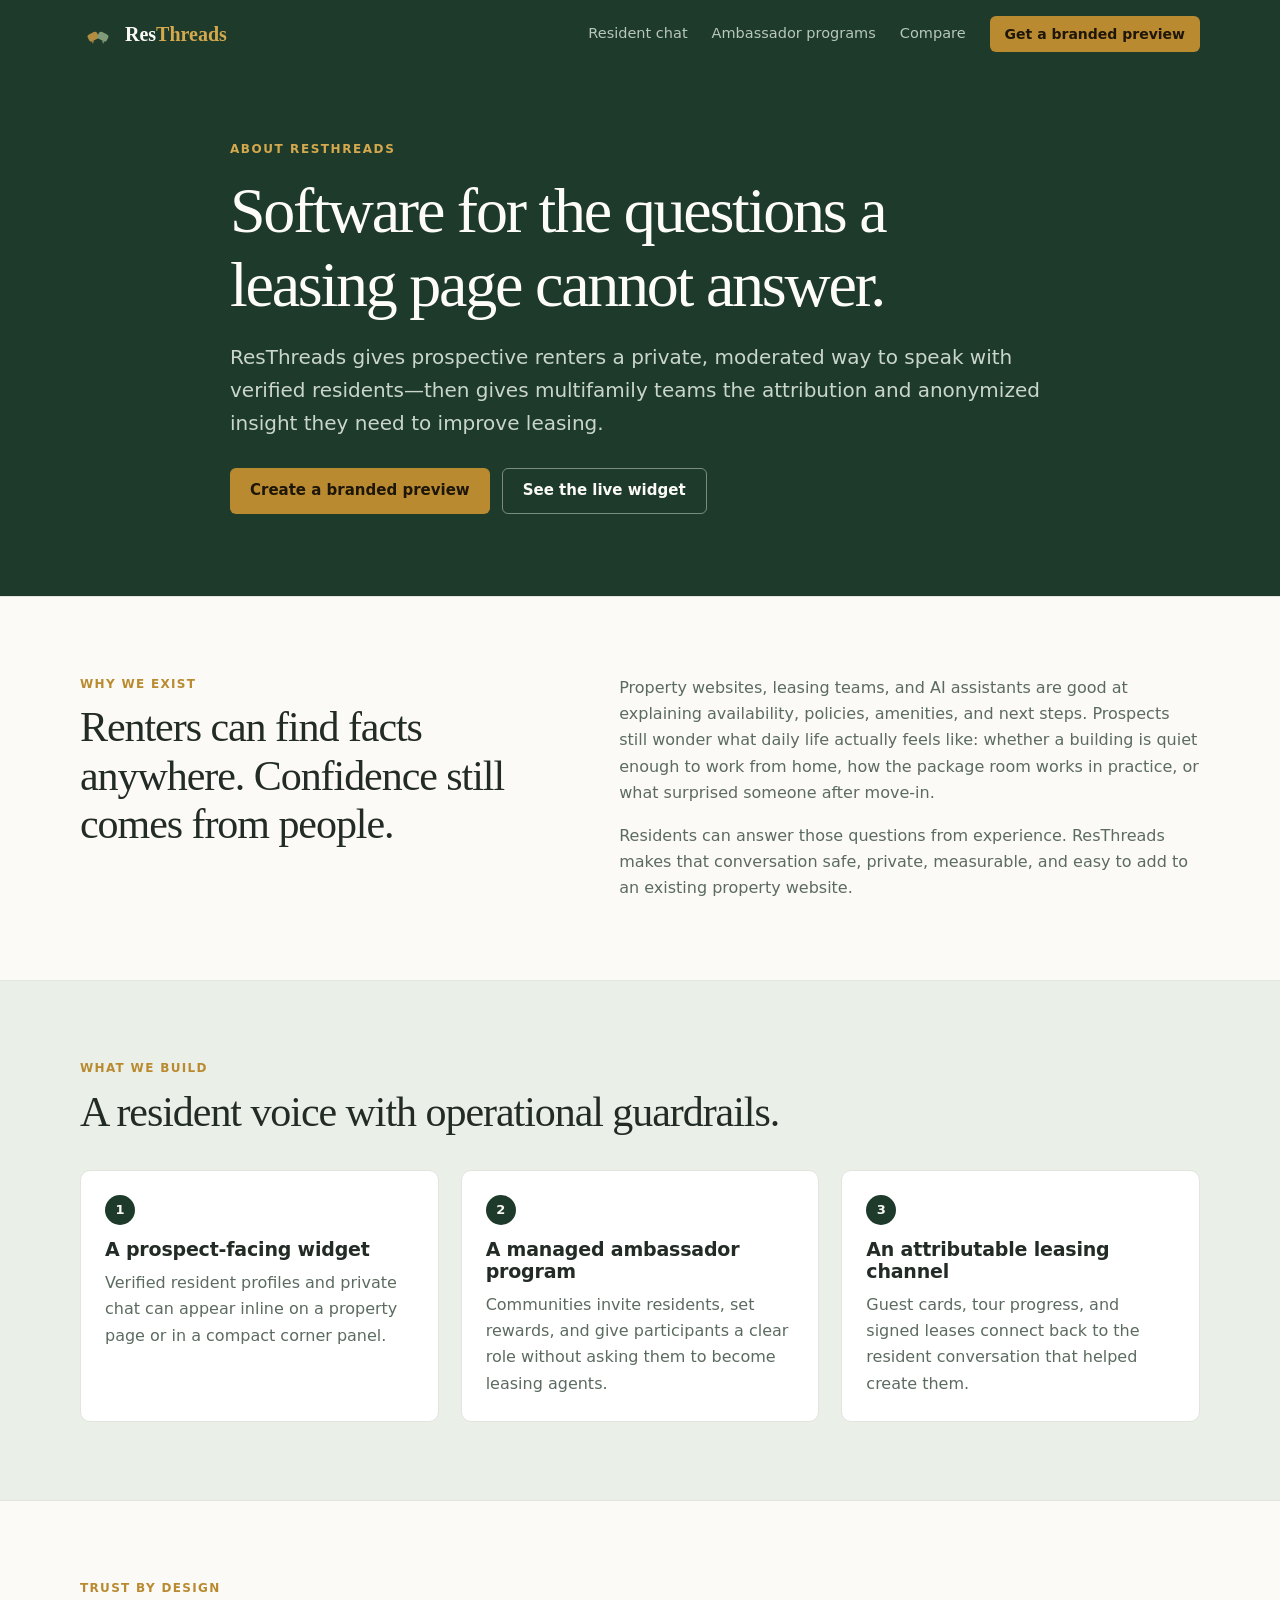
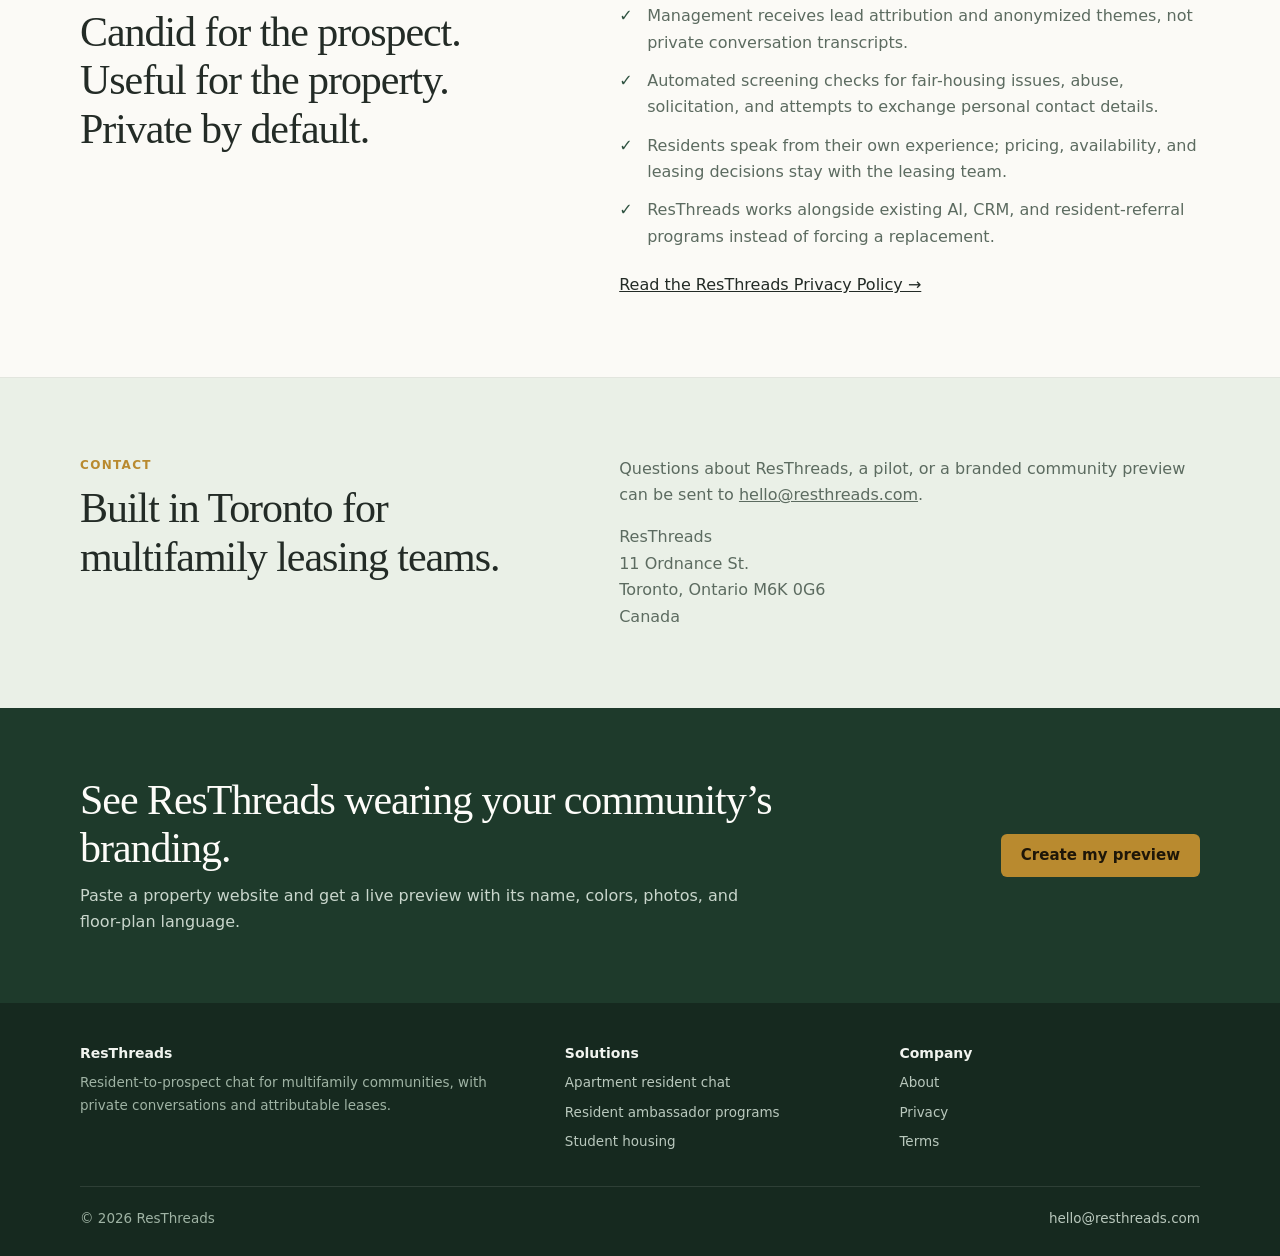
<file: about/index.html>
<!doctype html>
<html lang="en">
<head>
<meta charset="utf-8">
<meta name="viewport" content="width=device-width, initial-scale=1">
<title>About ResThreads | Resident-to-Prospect Chat</title>
<meta name="description" content="ResThreads builds resident-to-prospect chat software for multifamily communities, with private conversations, fair-housing guardrails, and lease attribution.">
<meta name="robots" content="index, follow">
<meta name="theme-color" content="#1E3A2B">
<link rel="canonical" href="https://resthreads.com/about/">
<link rel="icon" href="/assets/resthreads-icon-dark.svg" type="image/svg+xml">
<link rel="stylesheet" href="/assets/site.css">
<meta property="og:type" content="website">
<meta property="og:site_name" content="ResThreads">
<meta property="og:url" content="https://resthreads.com/about/">
<meta property="og:title" content="About ResThreads | Resident-to-Prospect Chat">
<meta property="og:description" content="Why ResThreads is building a more credible path from apartment research to signed lease.">
<meta property="og:image" content="https://resthreads.com/assets/resthreads-social-card.png">
<meta name="twitter:card" content="summary_large_image">
<script type="application/ld+json">
{
  "@context": "https://schema.org",
  "@type": "AboutPage",
  "name": "About ResThreads",
  "url": "https://resthreads.com/about/",
  "mainEntity": {
    "@type": "Organization",
    "@id": "https://resthreads.com/#organization",
    "name": "ResThreads",
    "url": "https://resthreads.com/",
    "logo": "https://resthreads.com/assets/resthreads-icon-dark.svg",
    "email": "hello@resthreads.com",
    "address": {
      "@type": "PostalAddress",
      "streetAddress": "11 Ordnance St.",
      "addressLocality": "Toronto",
      "addressRegion": "ON",
      "postalCode": "M6K 0G6",
      "addressCountry": "CA"
    }
  }
}
</script>
</head>
<body>
<header class="site-header">
  <div class="wrap">
    <a class="brand" href="/" aria-label="ResThreads home"><img src="/assets/resthreads-mark-on-dark.svg" alt=""><span>Res<em>Threads</em></span></a>
    <nav class="site-nav" aria-label="Primary navigation">
      <a href="/apartment-resident-chat-widget/">Resident chat</a>
      <a href="/resident-ambassador-program/">Ambassador programs</a>
      <a href="/resident-chat-vs-ai-leasing-chatbot/">Compare</a>
      <a class="button button-primary" href="/#preview">Get a branded preview</a>
    </nav>
  </div>
</header>

<main>
  <section class="page-hero">
    <div class="wrap hero-copy">
      <p class="eyebrow">About ResThreads</p>
      <h1>Software for the questions a leasing page cannot answer.</h1>
      <p class="hero-lede">ResThreads gives prospective renters a private, moderated way to speak with verified residents—then gives multifamily teams the attribution and anonymized insight they need to improve leasing.</p>
      <div class="hero-actions">
        <a class="button button-primary" href="/#preview">Create a branded preview</a>
        <a class="button button-secondary" href="/choose/">See the live widget</a>
      </div>
    </div>
  </section>

  <section class="section">
    <div class="wrap split">
      <div>
        <p class="section-kicker">Why we exist</p>
        <h2>Renters can find facts anywhere. Confidence still comes from people.</h2>
      </div>
      <div class="prose">
        <p>Property websites, leasing teams, and AI assistants are good at explaining availability, policies, amenities, and next steps. Prospects still wonder what daily life actually feels like: whether a building is quiet enough to work from home, how the package room works in practice, or what surprised someone after move-in.</p>
        <p>Residents can answer those questions from experience. ResThreads makes that conversation safe, private, measurable, and easy to add to an existing property website.</p>
      </div>
    </div>
  </section>

  <section class="section section-soft">
    <div class="wrap">
      <p class="section-kicker">What we build</p>
      <h2>A resident voice with operational guardrails.</h2>
      <div class="grid-3">
        <article class="card"><span class="card-number">1</span><h3>A prospect-facing widget</h3><p>Verified resident profiles and private chat can appear inline on a property page or in a compact corner panel.</p></article>
        <article class="card"><span class="card-number">2</span><h3>A managed ambassador program</h3><p>Communities invite residents, set rewards, and give participants a clear role without asking them to become leasing agents.</p></article>
        <article class="card"><span class="card-number">3</span><h3>An attributable leasing channel</h3><p>Guest cards, tour progress, and signed leases connect back to the resident conversation that helped create them.</p></article>
      </div>
    </div>
  </section>

  <section class="section">
    <div class="wrap split">
      <div>
        <p class="section-kicker">Trust by design</p>
        <h2>Candid for the prospect. Useful for the property. Private by default.</h2>
      </div>
      <div>
        <ul class="checks">
          <li>Management receives lead attribution and anonymized themes, not private conversation transcripts.</li>
          <li>Automated screening checks for fair-housing issues, abuse, solicitation, and attempts to exchange personal contact details.</li>
          <li>Residents speak from their own experience; pricing, availability, and leasing decisions stay with the leasing team.</li>
          <li>ResThreads works alongside existing AI, CRM, and resident-referral programs instead of forcing a replacement.</li>
        </ul>
        <p style="margin-top:22px"><a href="/privacy/">Read the ResThreads Privacy Policy →</a></p>
      </div>
    </div>
  </section>

  <section class="section section-soft">
    <div class="wrap split">
      <div>
        <p class="section-kicker">Contact</p>
        <h2>Built in Toronto for multifamily leasing teams.</h2>
      </div>
      <div class="prose">
        <p>Questions about ResThreads, a pilot, or a branded community preview can be sent to <a href="mailto:hello@resthreads.com">hello@resthreads.com</a>.</p>
        <p>ResThreads<br>11 Ordnance St.<br>Toronto, Ontario M6K 0G6<br>Canada</p>
      </div>
    </div>
  </section>

  <section class="cta-band">
    <div class="wrap">
      <div><h2>See ResThreads wearing your community’s branding.</h2><p>Paste a property website and get a live preview with its name, colors, photos, and floor-plan language.</p></div>
      <a class="button button-primary" href="/#preview">Create my preview</a>
    </div>
  </section>
</main>

<footer class="site-footer">
  <div class="wrap">
    <div class="footer-grid">
      <div><h2>ResThreads</h2><p>Resident-to-prospect chat for multifamily communities, with private conversations and attributable leases.</p></div>
      <nav aria-label="Solutions"><h3>Solutions</h3><ul><li><a href="/apartment-resident-chat-widget/">Apartment resident chat</a></li><li><a href="/resident-ambassador-program/">Resident ambassador programs</a></li><li><a href="/student-housing-resident-ambassadors/">Student housing</a></li></ul></nav>
      <nav aria-label="Company"><h3>Company</h3><ul><li><a href="/about/">About</a></li><li><a href="/privacy/">Privacy</a></li><li><a href="/terms/">Terms</a></li></ul></nav>
    </div>
    <div class="footer-bottom"><span>© 2026 ResThreads</span><a href="mailto:hello@resthreads.com">hello@resthreads.com</a></div>
  </div>
</footer>
</body>
</html>
</file>
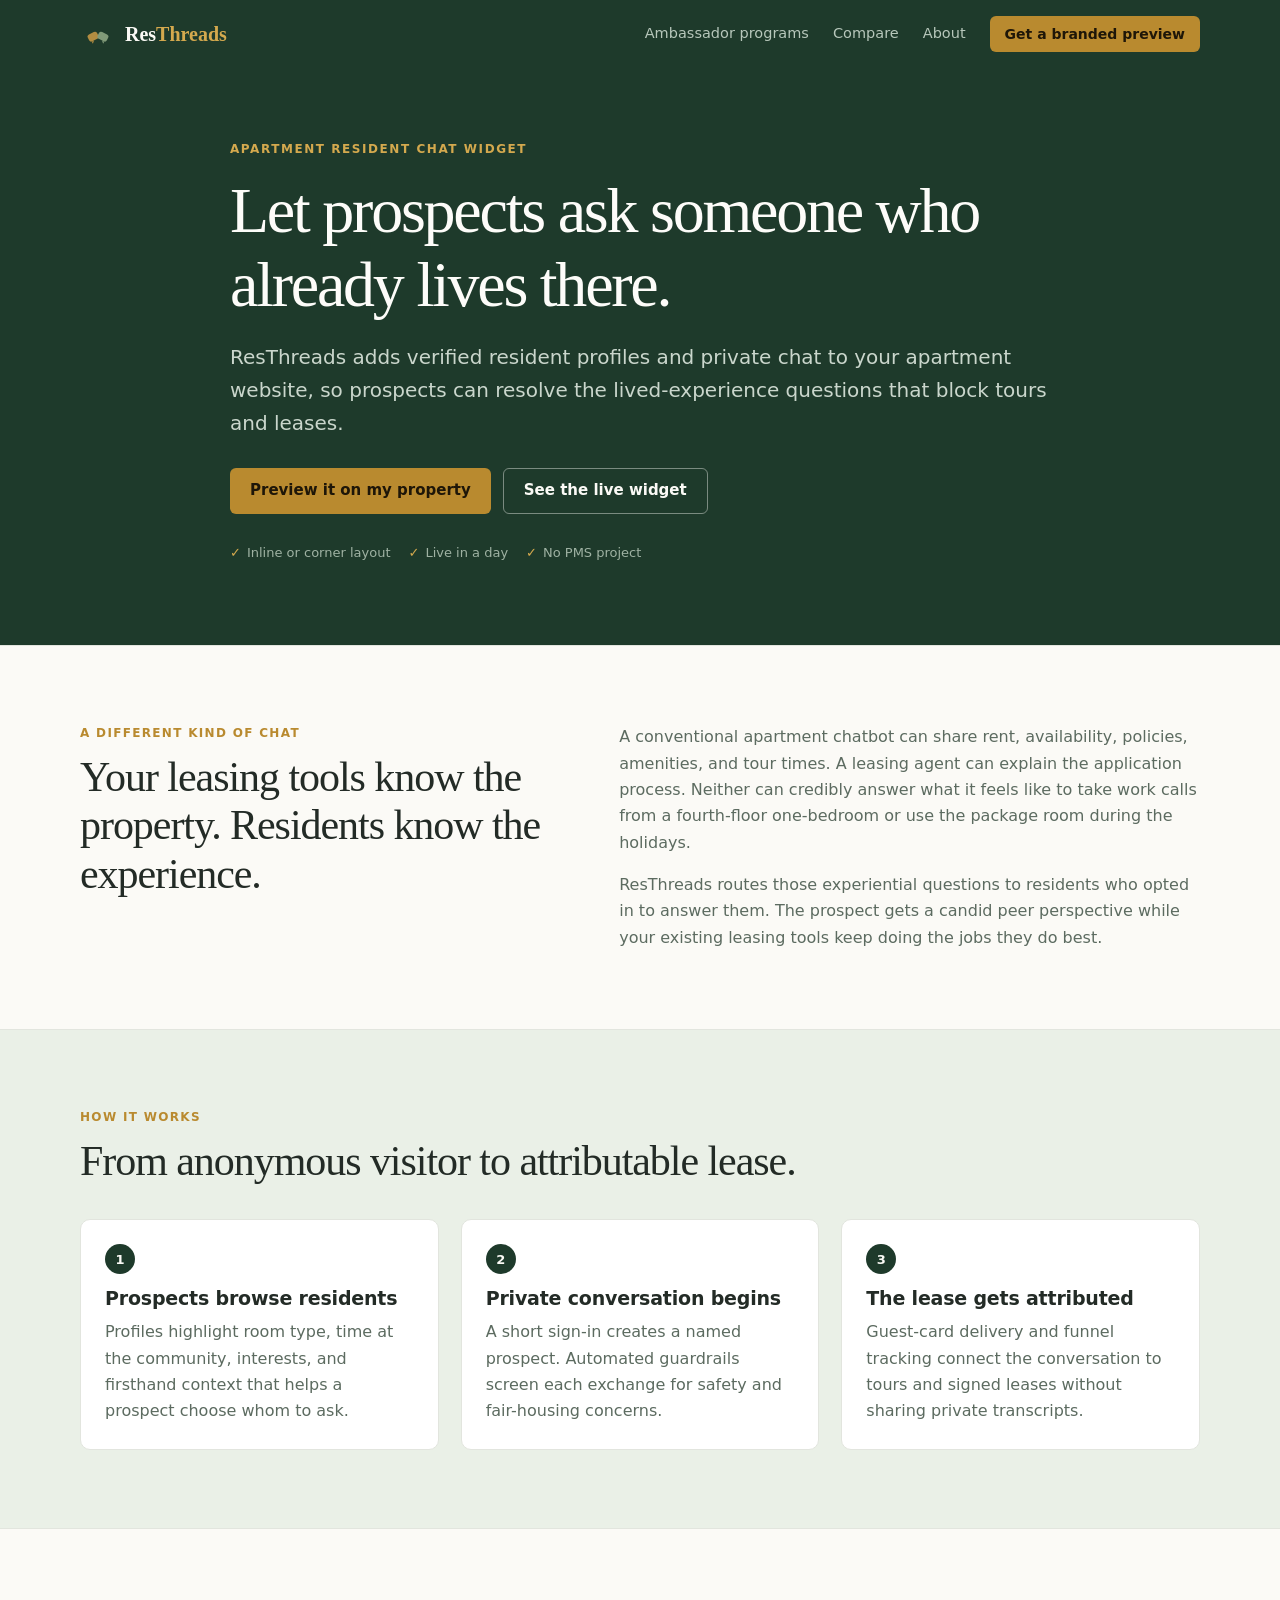
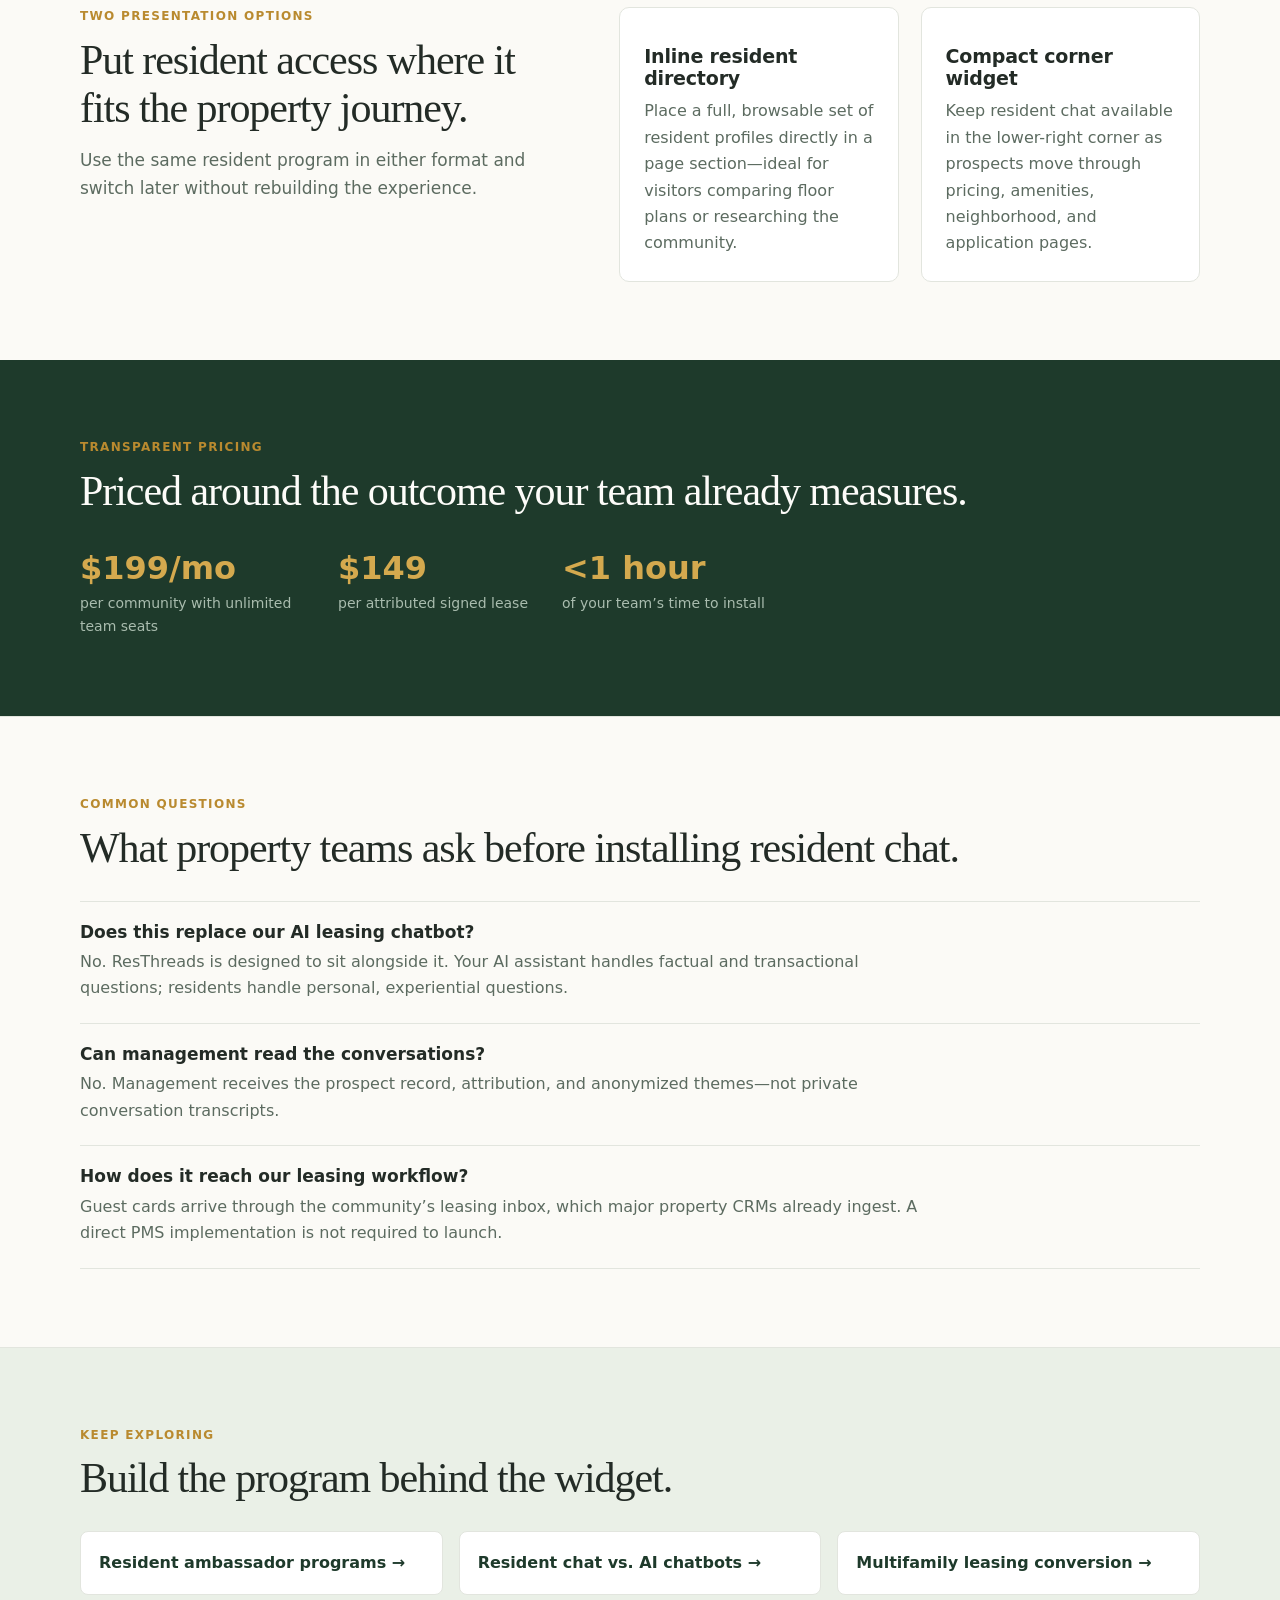
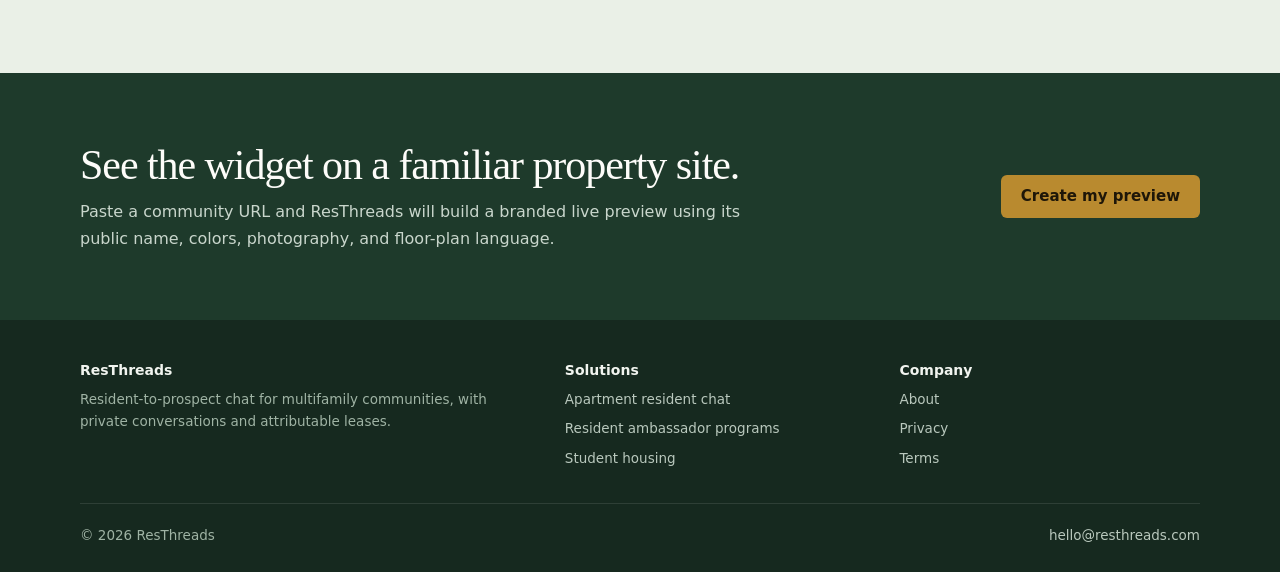
<file: apartment-resident-chat-widget/index.html>
<!doctype html>
<html lang="en">
<head>
<meta charset="utf-8">
<meta name="viewport" content="width=device-width, initial-scale=1">
<title>Apartment Resident Chat Widget for Leasing | ResThreads</title>
<meta name="description" content="Add verified resident profiles and private resident chat to an apartment website. Answer experiential questions, capture prospects, and attribute signed leases.">
<meta name="robots" content="index, follow">
<meta name="theme-color" content="#1E3A2B">
<link rel="canonical" href="https://resthreads.com/apartment-resident-chat-widget/">
<link rel="icon" href="/assets/resthreads-icon-dark.svg" type="image/svg+xml">
<link rel="stylesheet" href="/assets/site.css">
<meta property="og:type" content="website">
<meta property="og:site_name" content="ResThreads">
<meta property="og:url" content="https://resthreads.com/apartment-resident-chat-widget/">
<meta property="og:title" content="Apartment Resident Chat Widget for Leasing | ResThreads">
<meta property="og:description" content="Let apartment prospects ask verified residents what living at your community is really like.">
<meta property="og:image" content="https://resthreads.com/assets/resthreads-social-card.png">
<meta name="twitter:card" content="summary_large_image">
<script type="application/ld+json">
{
  "@context": "https://schema.org",
  "@type": "WebPage",
  "name": "Apartment Resident Chat Widget for Leasing",
  "url": "https://resthreads.com/apartment-resident-chat-widget/",
  "description": "A resident-chat widget for apartment websites that connects prospects with verified residents and attributes conversations to signed leases.",
  "isPartOf": { "@id": "https://resthreads.com/#website" },
  "about": { "@id": "https://resthreads.com/#software" }
}
</script>
</head>
<body>
<header class="site-header">
  <div class="wrap">
    <a class="brand" href="/" aria-label="ResThreads home"><img src="/assets/resthreads-mark-on-dark.svg" alt=""><span>Res<em>Threads</em></span></a>
    <nav class="site-nav" aria-label="Primary navigation">
      <a href="/resident-ambassador-program/">Ambassador programs</a>
      <a href="/resident-chat-vs-ai-leasing-chatbot/">Compare</a>
      <a href="/about/">About</a>
      <a class="button button-primary" href="/#preview">Get a branded preview</a>
    </nav>
  </div>
</header>

<main>
  <section class="page-hero">
    <div class="wrap hero-copy">
      <p class="eyebrow">Apartment resident chat widget</p>
      <h1>Let prospects ask someone who already lives there.</h1>
      <p class="hero-lede">ResThreads adds verified resident profiles and private chat to your apartment website, so prospects can resolve the lived-experience questions that block tours and leases.</p>
      <div class="hero-actions"><a class="button button-primary" href="/#preview">Preview it on my property</a><a class="button button-secondary" href="/choose/">See the live widget</a></div>
      <div class="trust-line"><span>Inline or corner layout</span><span>Live in a day</span><span>No PMS project</span></div>
    </div>
  </section>

  <section class="section">
    <div class="wrap split">
      <div><p class="section-kicker">A different kind of chat</p><h2>Your leasing tools know the property. Residents know the experience.</h2></div>
      <div class="prose"><p>A conventional apartment chatbot can share rent, availability, policies, amenities, and tour times. A leasing agent can explain the application process. Neither can credibly answer what it feels like to take work calls from a fourth-floor one-bedroom or use the package room during the holidays.</p><p>ResThreads routes those experiential questions to residents who opted in to answer them. The prospect gets a candid peer perspective while your existing leasing tools keep doing the jobs they do best.</p></div>
    </div>
  </section>

  <section class="section section-soft">
    <div class="wrap">
      <p class="section-kicker">How it works</p>
      <h2>From anonymous visitor to attributable lease.</h2>
      <div class="grid-3">
        <article class="card"><span class="card-number">1</span><h3>Prospects browse residents</h3><p>Profiles highlight room type, time at the community, interests, and firsthand context that helps a prospect choose whom to ask.</p></article>
        <article class="card"><span class="card-number">2</span><h3>Private conversation begins</h3><p>A short sign-in creates a named prospect. Automated guardrails screen each exchange for safety and fair-housing concerns.</p></article>
        <article class="card"><span class="card-number">3</span><h3>The lease gets attributed</h3><p>Guest-card delivery and funnel tracking connect the conversation to tours and signed leases without sharing private transcripts.</p></article>
      </div>
    </div>
  </section>

  <section class="section">
    <div class="wrap split">
      <div><p class="section-kicker">Two presentation options</p><h2>Put resident access where it fits the property journey.</h2><p class="section-intro">Use the same resident program in either format and switch later without rebuilding the experience.</p></div>
      <div class="grid-2" style="margin-top:0">
        <article class="card"><h3>Inline resident directory</h3><p>Place a full, browsable set of resident profiles directly in a page section—ideal for visitors comparing floor plans or researching the community.</p></article>
        <article class="card"><h3>Compact corner widget</h3><p>Keep resident chat available in the lower-right corner as prospects move through pricing, amenities, neighborhood, and application pages.</p></article>
      </div>
    </div>
  </section>

  <section class="section section-dark">
    <div class="wrap">
      <p class="section-kicker">Transparent pricing</p>
      <h2>Priced around the outcome your team already measures.</h2>
      <div class="stat-row"><div class="stat"><strong>$199/mo</strong><span>per community with unlimited team seats</span></div><div class="stat"><strong>$149</strong><span>per attributed signed lease</span></div><div class="stat"><strong>&lt;1 hour</strong><span>of your team’s time to install</span></div></div>
    </div>
  </section>

  <section class="section">
    <div class="wrap">
      <p class="section-kicker">Common questions</p><h2>What property teams ask before installing resident chat.</h2>
      <div class="faq-list">
        <article><h3>Does this replace our AI leasing chatbot?</h3><p>No. ResThreads is designed to sit alongside it. Your AI assistant handles factual and transactional questions; residents handle personal, experiential questions.</p></article>
        <article><h3>Can management read the conversations?</h3><p>No. Management receives the prospect record, attribution, and anonymized themes—not private conversation transcripts.</p></article>
        <article><h3>How does it reach our leasing workflow?</h3><p>Guest cards arrive through the community’s leasing inbox, which major property CRMs already ingest. A direct PMS implementation is not required to launch.</p></article>
      </div>
    </div>
  </section>

  <section class="section section-soft">
    <div class="wrap"><p class="section-kicker">Keep exploring</p><h2>Build the program behind the widget.</h2><div class="related-links"><a href="/resident-ambassador-program/">Resident ambassador programs →</a><a href="/resident-chat-vs-ai-leasing-chatbot/">Resident chat vs. AI chatbots →</a><a href="/multifamily-leasing-conversion/">Multifamily leasing conversion →</a></div></div>
  </section>

  <section class="cta-band"><div class="wrap"><div><h2>See the widget on a familiar property site.</h2><p>Paste a community URL and ResThreads will build a branded live preview using its public name, colors, photography, and floor-plan language.</p></div><a class="button button-primary" href="/#preview">Create my preview</a></div></section>
</main>

<footer class="site-footer">
  <div class="wrap"><div class="footer-grid"><div><h2>ResThreads</h2><p>Resident-to-prospect chat for multifamily communities, with private conversations and attributable leases.</p></div><nav aria-label="Solutions"><h3>Solutions</h3><ul><li><a href="/apartment-resident-chat-widget/">Apartment resident chat</a></li><li><a href="/resident-ambassador-program/">Resident ambassador programs</a></li><li><a href="/student-housing-resident-ambassadors/">Student housing</a></li></ul></nav><nav aria-label="Company"><h3>Company</h3><ul><li><a href="/about/">About</a></li><li><a href="/privacy/">Privacy</a></li><li><a href="/terms/">Terms</a></li></ul></nav></div><div class="footer-bottom"><span>© 2026 ResThreads</span><a href="mailto:hello@resthreads.com">hello@resthreads.com</a></div></div>
</footer>
</body>
</html>
</file>
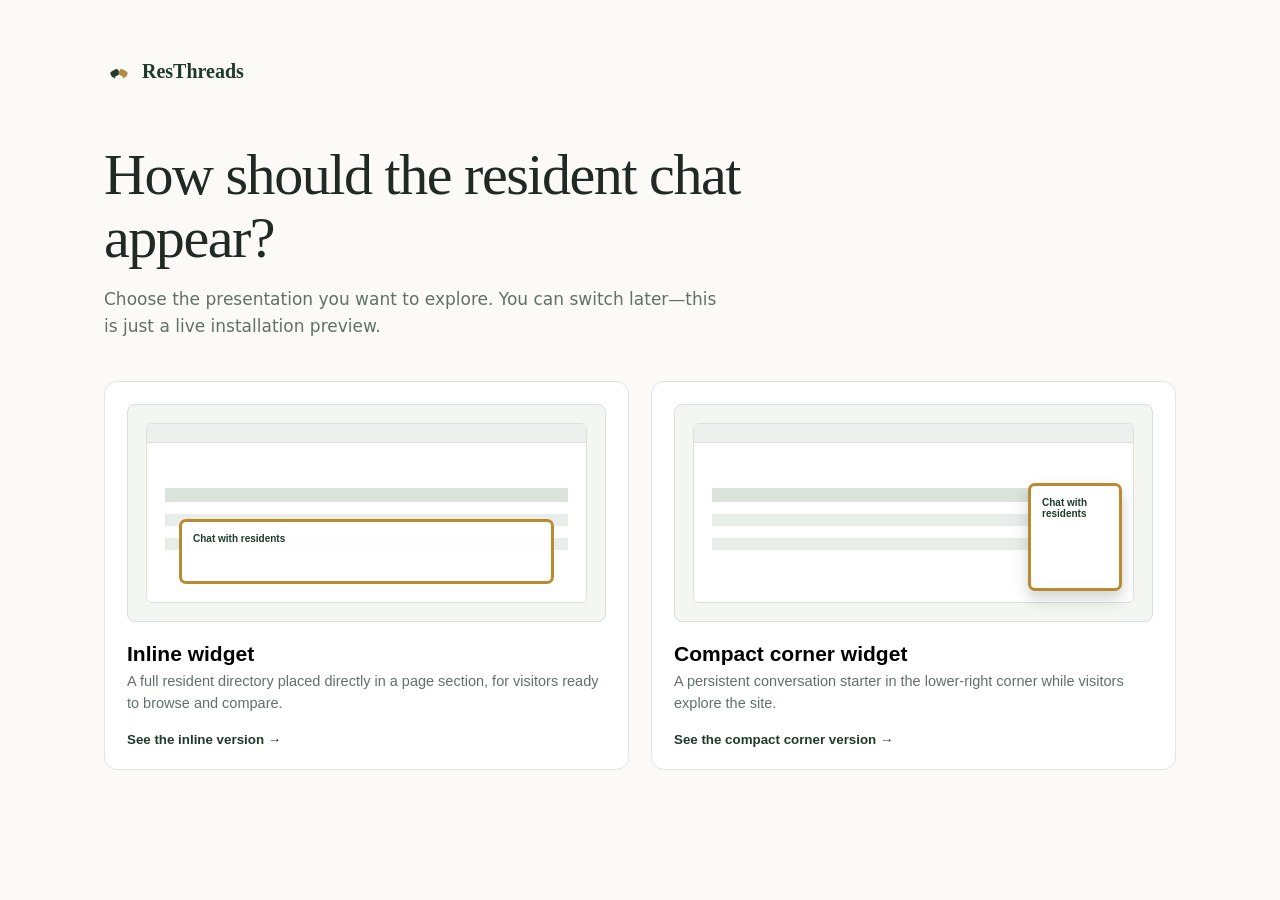
<file: choose/index.html>
<!doctype html>
<html lang="en">
<head>
<meta charset="utf-8">
<meta name="viewport" content="width=device-width, initial-scale=1">
<title>Choose a ResThreads presentation</title>
<meta name="robots" content="noindex">
<link rel="icon" href="/assets/resthreads-icon-dark.svg" type="image/svg+xml">
</head>
<body>
<style>
  :root{--dark:#1e3a2b;--gold:#b98a2f;--paper:#fbfaf6;--ink:#202924;--muted:#637067;--line:#e0e5df;--sans:system-ui,-apple-system,"Segoe UI",sans-serif;--serif:"Iowan Old Style","Palatino Linotype",Palatino,Georgia,serif}*{box-sizing:border-box}body{margin:0;background:var(--paper);color:var(--ink);font-family:var(--sans)}main{min-height:100vh;max-width:1120px;margin:auto;padding:56px 24px 72px}.brand{display:flex;align-items:center;gap:8px;color:var(--dark);font:600 20px var(--serif)}.brand img{width:30px;height:30px}h1{max-width:650px;margin:58px 0 10px;font:500 clamp(38px,5vw,58px)/1.08 var(--serif);letter-spacing:-.025em}p{color:var(--muted);font-size:17px;line-height:1.55;max-width:620px}.cards{display:grid;grid-template-columns:1fr 1fr;gap:22px;margin-top:42px}.card{appearance:none;width:100%;text-align:left;border:1px solid var(--line);border-radius:13px;background:#fff;padding:22px;cursor:pointer;transition:transform .16s,box-shadow .16s,border-color .16s}.card:hover,.card:focus-visible{transform:translateY(-3px);border-color:var(--gold);box-shadow:0 16px 38px rgba(25,48,34,.13);outline:none}.illustration{height:218px;border:1px solid #d9dfd9;border-radius:8px;background:#f4f6f2;position:relative;overflow:hidden}.browser{position:absolute;inset:18px;background:#fff;border:1px solid #dce1dc;border-radius:6px}.browser:before{content:"";display:block;height:18px;background:#edf0ec;border-bottom:1px solid #dce1dc}.lines{position:absolute;top:64px;left:18px;right:18px;height:90px;background:linear-gradient(#dbe4db 0 14px,transparent 14px 26px,#e9ede9 26px 38px,transparent 38px 50px,#e9ede9 50px 62px,transparent 62px)}.inline{position:absolute;left:32px;right:32px;bottom:18px;height:65px;border:3px solid var(--gold);border-radius:7px;background:rgba(255,255,255,.9)}.corner{position:absolute;right:11px;bottom:11px;width:94px;height:108px;border:3px solid var(--gold);border-radius:7px;background:#fff;box-shadow:0 8px 16px rgba(20,40,25,.2)}.corner:after,.inline:after{content:"Chat with residents";display:block;color:var(--dark);font-size:10px;font-weight:700;padding:11px}.card h2{margin:20px 0 4px;font-size:21px}.card p{margin:0;font-size:14.5px}.arrow{display:block;color:var(--dark);font-weight:700;margin-top:17px}@media(max-width:700px){main{padding-top:35px}.cards{grid-template-columns:1fr}h1{margin-top:42px}}
</style>
<main><div class="brand"><img src="/assets/resthreads-mark-on-light.svg" alt="">ResThreads</div><h1>How should the resident chat appear?</h1><p id="subtitle">Choose the presentation you want to explore. You can switch later—this is just a live installation preview.</p><div class="cards"><button class="card" data-mode="inline"><div class="illustration"><div class="browser"><div class="lines"></div><div class="inline"></div></div></div><h2>Inline widget</h2><p>A full resident directory placed directly in a page section, for visitors ready to browse and compare.</p><span class="arrow">See the inline version →</span></button><button class="card" data-mode="corner"><div class="illustration"><div class="browser"><div class="lines"></div><div class="corner"></div></div></div><h2>Compact corner widget</h2><p>A persistent conversation starter in the lower-right corner while visitors explore the site.</p><span class="arrow">See the compact corner version →</span></button></div></main>
<script>
  (() => {
    const search = new URLSearchParams(location.search);
    const slug = search.get('slug');
    const name = search.get('name') || '';
    if (name) document.querySelector('#subtitle').textContent = `Your live ${name} preview is ready. Choose how you want residents to meet prospects.`;
    document.querySelectorAll('[data-mode]').forEach((button) => button.addEventListener('click', () => {
      const destination = slug
        ? `https://connect.campusthreads.co/preview/${encodeURIComponent(slug)}/${button.dataset.mode}`
        : `https://connect.campusthreads.co/demo/${button.dataset.mode}`;
      location.assign(destination);
    }));
  })();
</script>
</body>
</html>
</file>
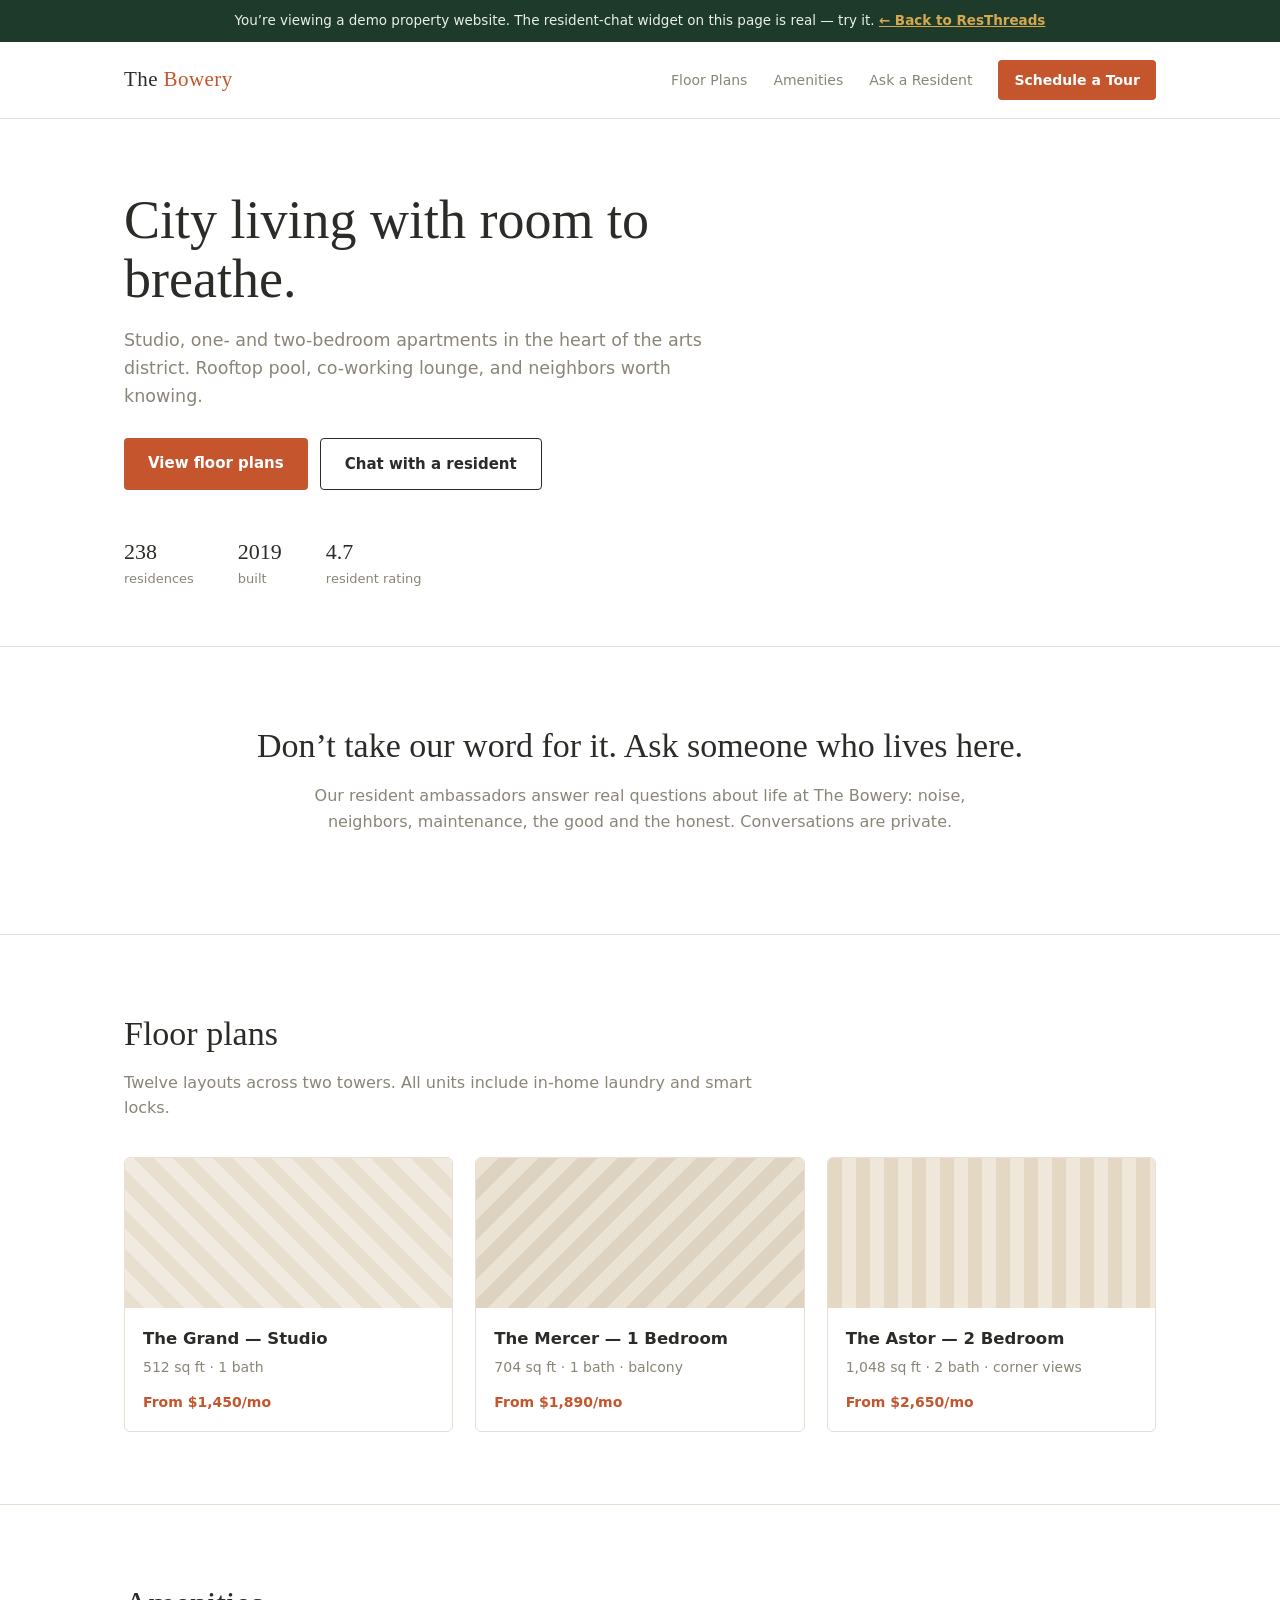
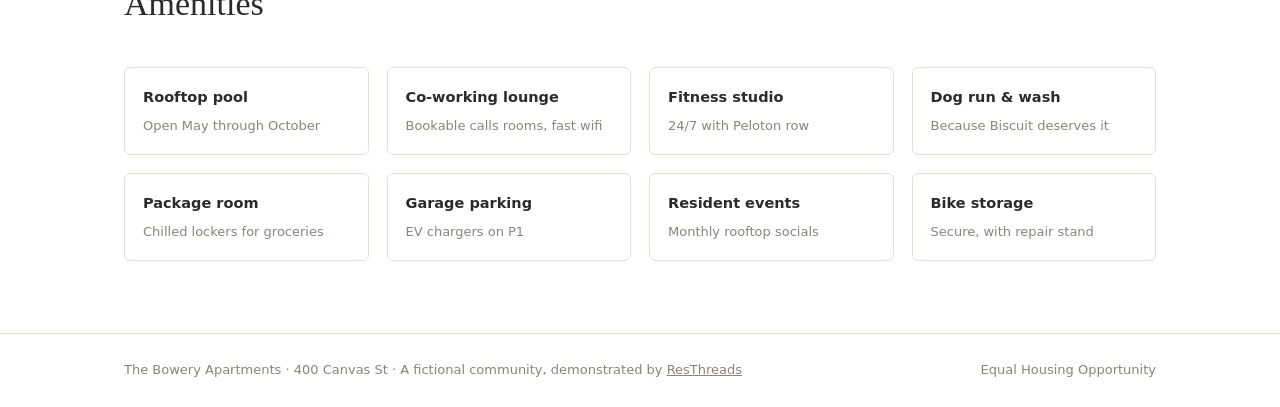
<file: demo/index.html>
<!doctype html>
<html lang="en">
<head>
<meta charset="utf-8">
<meta name="viewport" content="width=device-width, initial-scale=1">
<title>The Bowery Apartments — Live Demo | ResThreads</title>
<meta name="description" content="A demo apartment community website showing the ResThreads resident-chat widget live. Browse resident profiles and start a conversation.">
<meta name="robots" content="noindex">
<link rel="icon" href="/assets/resthreads-icon-dark.svg" type="image/svg+xml">
<!-- CampusThreads Widget -->
<script defer type="text/javascript" src="https://connect.campusthreads.co/embed.js" data-school="resthreads-demo" data-anchorid="ct-container" data-popcard="true"></script>
</head>
<body>
<style>
  :root{
    --char:#2B2B28; --clay:#C4552D; --clay-dark:#A34423; --cream:#FFFFFF;
    --stone:#8A8578; --linen:#F1EAE0; --bd:#E6DFD3;
    --sans:system-ui,-apple-system,"Segoe UI",Roboto,Helvetica,Arial,sans-serif;
    --serif:Georgia,"Times New Roman",serif;
  }
  *{margin:0;padding:0;box-sizing:border-box}
  body{font-family:var(--sans);color:var(--char);background:var(--cream);line-height:1.6;font-size:16px}
  .wrap{max-width:1080px;margin:0 auto;padding:0 24px}
  a{text-decoration:none;color:inherit}

  .demo-banner{background:#1E3A2B;color:#EAF0E7;text-align:center;padding:10px 16px;font-size:13.5px;position:sticky;top:0;z-index:9000}
  .demo-banner a{color:#D4A94E;font-weight:600;text-decoration:underline}

  .nav{background:var(--cream);border-bottom:1px solid var(--bd);padding:18px 0}
  .nav .wrap{display:flex;align-items:center;gap:26px}
  .brand{font-family:var(--serif);font-size:21px;letter-spacing:.02em;margin-right:auto}
  .brand em{color:var(--clay);font-style:normal}
  .nav a.nl{font-size:14px;color:var(--stone)}
  .nav a.nl:hover{color:var(--char)}
  .nav .cta{background:var(--clay);color:#fff;border-radius:4px;padding:9px 16px;font-size:14px;font-weight:600}
  .nav .cta:hover{background:var(--clay-dark)}

  .hero{padding:72px 0 56px;background:#FFFFFF}
  .hero h1{font-family:var(--serif);font-weight:500;font-size:clamp(34px,5vw,54px);line-height:1.1;max-width:12em}
  .hero p{margin-top:16px;color:var(--stone);max-width:34em;font-size:17.5px}
  .hero .ctas{margin-top:28px;display:flex;gap:12px;flex-wrap:wrap}
  .btn{display:inline-block;padding:13px 24px;border-radius:4px;font-weight:600;font-size:15px}
  .btn.solid{background:var(--clay);color:#fff}
  .btn.solid:hover{background:var(--clay-dark)}
  .btn.line{border:1.5px solid var(--char)}
  .stats{display:flex;gap:44px;margin-top:44px;flex-wrap:wrap}
  .stat b{font-size:22px;font-family:var(--serif);font-weight:500}
  .stat span{display:block;font-size:13px;color:var(--stone)}

  section{padding:72px 0;border-top:1px solid var(--bd)}
  h2{font-family:var(--serif);font-weight:500;font-size:clamp(26px,3.4vw,34px)}
  .sub{color:var(--stone);margin-top:8px;max-width:40em}

  .plans{display:grid;grid-template-columns:repeat(3,1fr);gap:22px;margin-top:36px}
  .plan{background:#fff;border:1px solid var(--bd);border-radius:6px;overflow:hidden}
  .plan .ph{height:150px}
  .plan:nth-child(1) .ph{background:repeating-linear-gradient(45deg,#E9DFCE 0 14px,#F1EAE0 14px 28px)}
  .plan:nth-child(2) .ph{background:repeating-linear-gradient(-45deg,#DDD3C0 0 14px,#EAE2D3 14px 28px)}
  .plan:nth-child(3) .ph{background:repeating-linear-gradient(90deg,#E4D8C4 0 14px,#EFE8DA 14px 28px)}
  .plan .bd{padding:18px}
  .plan h3{font-size:16.5px}
  .plan p{font-size:14px;color:var(--stone);margin-top:4px}
  .plan .pr{margin-top:12px;font-weight:600;color:var(--clay)}

  .amen{display:grid;grid-template-columns:repeat(4,1fr);gap:18px;margin-top:36px}
  .am{background:#fff;border:1px solid var(--bd);border-radius:6px;padding:18px;font-size:14px}
  .am b{display:block;font-size:14.5px;margin-bottom:4px}
  .am span{color:var(--stone);font-size:13px}

  .ask{background:#FFFFFF;border-top:1px solid var(--bd);text-align:center}
  .ask p{color:var(--stone);margin:10px auto 28px;max-width:44em}
  #ct-container{width:100%}

  footer{border-top:1px solid var(--bd);padding:26px 0;font-size:13px;color:var(--stone)}
  footer .wrap{display:flex;justify-content:space-between;flex-wrap:wrap;gap:8px}

  @media (max-width:860px){
    .plans{grid-template-columns:1fr}
    .amen{grid-template-columns:repeat(2,1fr)}
    .nav a.nl{display:none}
  }
</style>

<div class="demo-banner">You&rsquo;re viewing a demo property website. The resident-chat widget on this page is real &mdash; try it. <a href="../">&larr; Back to ResThreads</a></div>

<nav class="nav">
  <div class="wrap">
    <a class="brand" href="#">The <em>Bowery</em></a>
    <a class="nl" href="#plans">Floor Plans</a>
    <a class="nl" href="#amenities">Amenities</a>
    <a class="nl" href="#ask">Ask a Resident</a>
    <a class="cta" href="#ask">Schedule a Tour</a>
  </div>
</nav>

<div class="hero">
  <div class="wrap">
    <h1>City living with room to breathe.</h1>
    <p>Studio, one- and two-bedroom apartments in the heart of the arts district. Rooftop pool, co-working lounge, and neighbors worth knowing.</p>
    <div class="ctas">
      <a class="btn solid" href="#plans">View floor plans</a>
      <a class="btn line" href="#ask">Chat with a resident</a>
    </div>
    <div class="stats">
      <div class="stat"><b>238</b><span>residences</span></div>
      <div class="stat"><b>2019</b><span>built</span></div>
      <div class="stat"><b>4.7</b><span>resident rating</span></div>
    </div>
  </div>
</div>

<section class="ask" id="ask">
  <div class="wrap">
    <h2>Don&rsquo;t take our word for it. Ask someone who lives here.</h2>
    <p>Our resident ambassadors answer real questions about life at The Bowery: noise, neighbors, maintenance, the good and the honest. Conversations are private.</p>
    <div id="ct-container"></div>
  </div>
</section>

<section id="plans">
  <div class="wrap">
    <h2>Floor plans</h2>
    <p class="sub">Twelve layouts across two towers. All units include in-home laundry and smart locks.</p>
    <div class="plans">
      <div class="plan"><div class="ph"></div><div class="bd"><h3>The Grand &mdash; Studio</h3><p>512 sq ft &middot; 1 bath</p><p class="pr">From $1,450/mo</p></div></div>
      <div class="plan"><div class="ph"></div><div class="bd"><h3>The Mercer &mdash; 1 Bedroom</h3><p>704 sq ft &middot; 1 bath &middot; balcony</p><p class="pr">From $1,890/mo</p></div></div>
      <div class="plan"><div class="ph"></div><div class="bd"><h3>The Astor &mdash; 2 Bedroom</h3><p>1,048 sq ft &middot; 2 bath &middot; corner views</p><p class="pr">From $2,650/mo</p></div></div>
    </div>
  </div>
</section>

<section id="amenities">
  <div class="wrap">
    <h2>Amenities</h2>
    <div class="amen">
      <div class="am"><b>Rooftop pool</b><span>Open May through October</span></div>
      <div class="am"><b>Co-working lounge</b><span>Bookable calls rooms, fast wifi</span></div>
      <div class="am"><b>Fitness studio</b><span>24/7 with Peloton row</span></div>
      <div class="am"><b>Dog run &amp; wash</b><span>Because Biscuit deserves it</span></div>
      <div class="am"><b>Package room</b><span>Chilled lockers for groceries</span></div>
      <div class="am"><b>Garage parking</b><span>EV chargers on P1</span></div>
      <div class="am"><b>Resident events</b><span>Monthly rooftop socials</span></div>
      <div class="am"><b>Bike storage</b><span>Secure, with repair stand</span></div>
    </div>
  </div>
</section>

<footer>
  <div class="wrap">
    <span>The Bowery Apartments &middot; 400 Canvas St &middot; A fictional community, demonstrated by <a href="../" style="text-decoration:underline">ResThreads</a></span>
    <span>Equal Housing Opportunity</span>
  </div>
</footer>
</body>
</html>
</file>
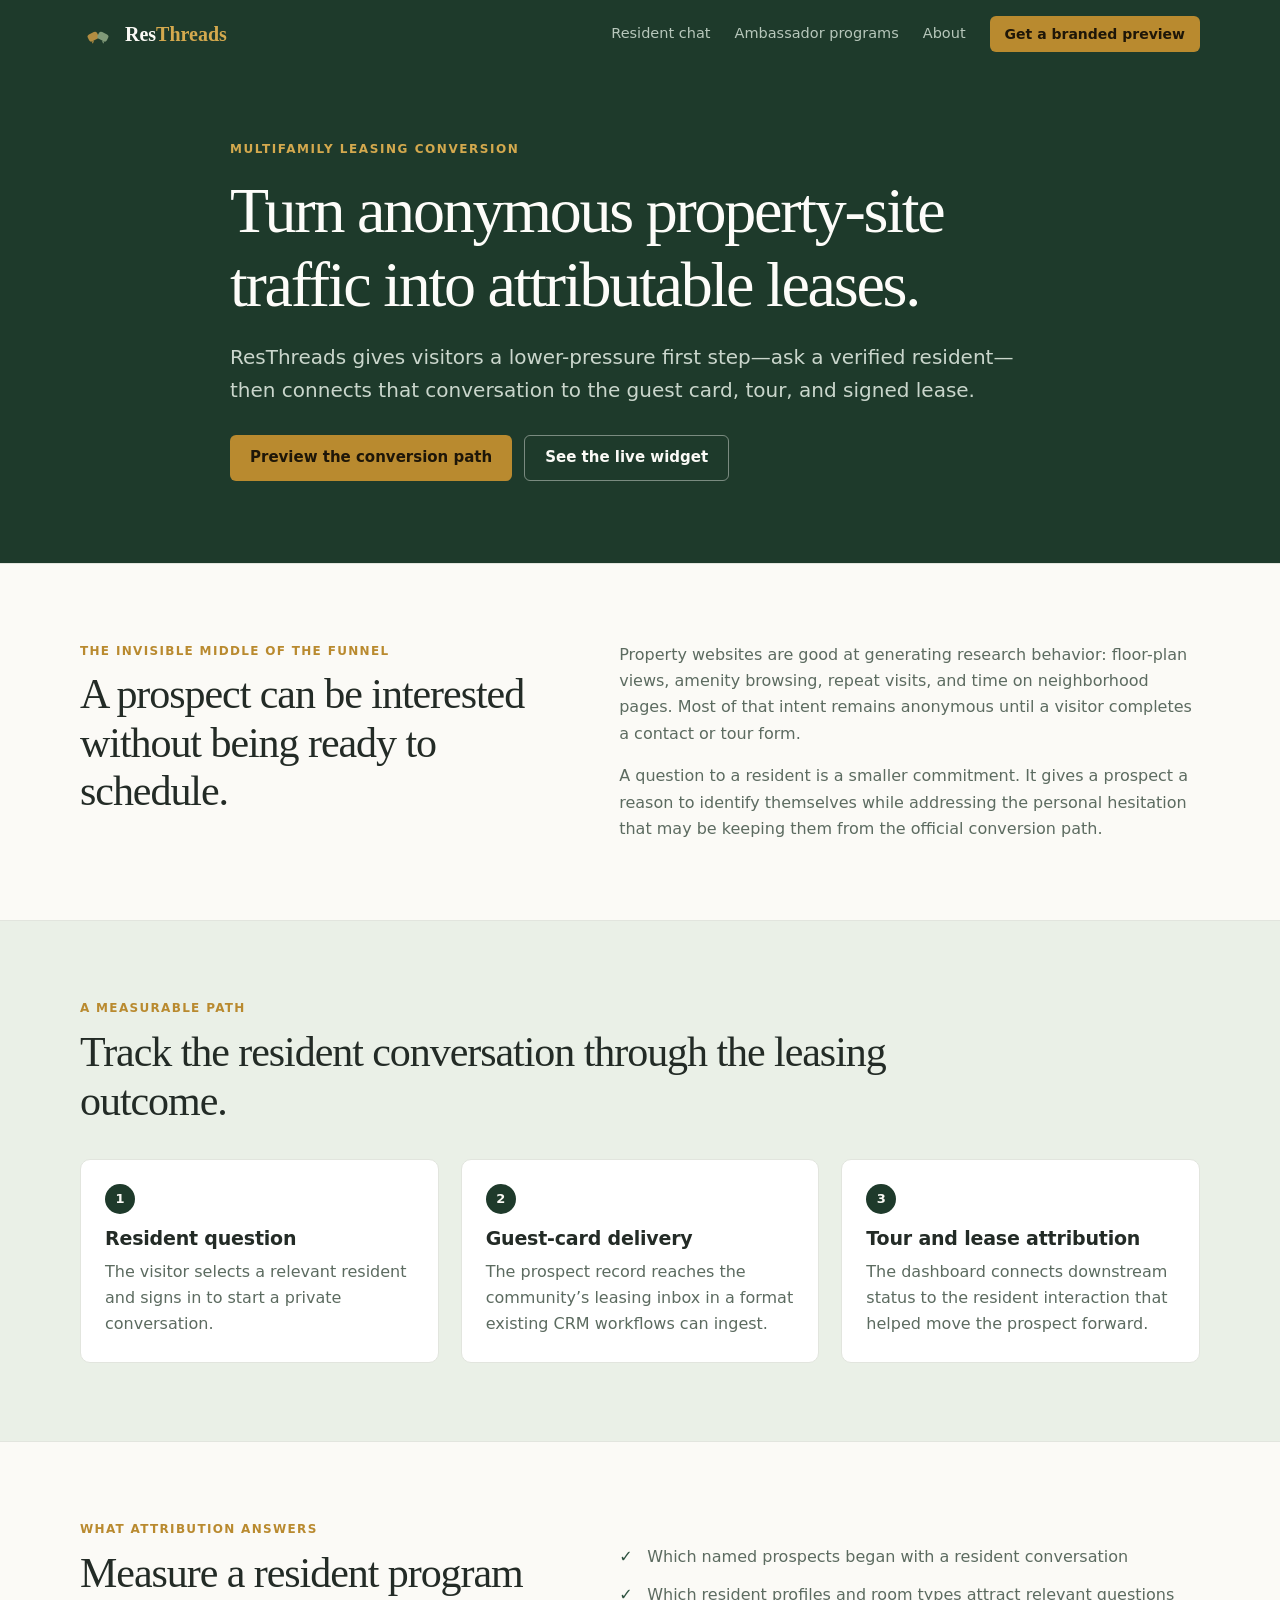
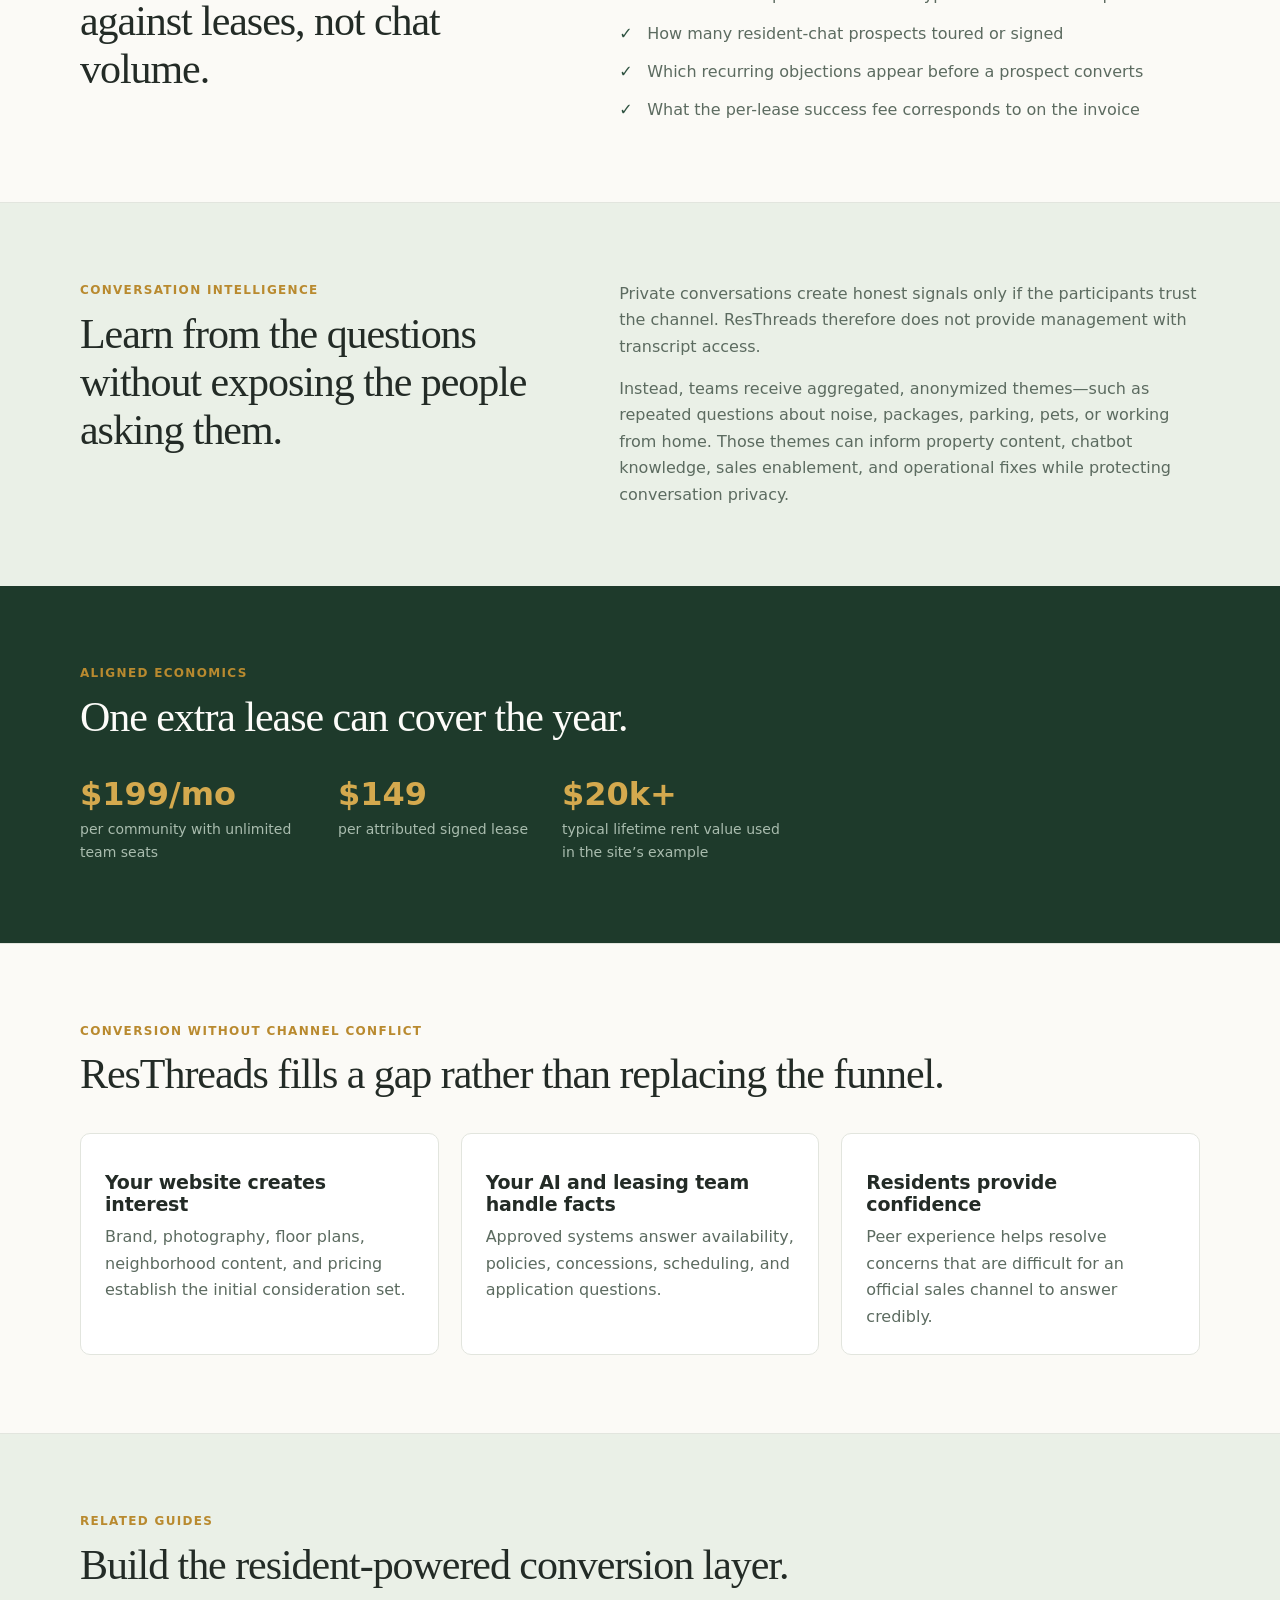
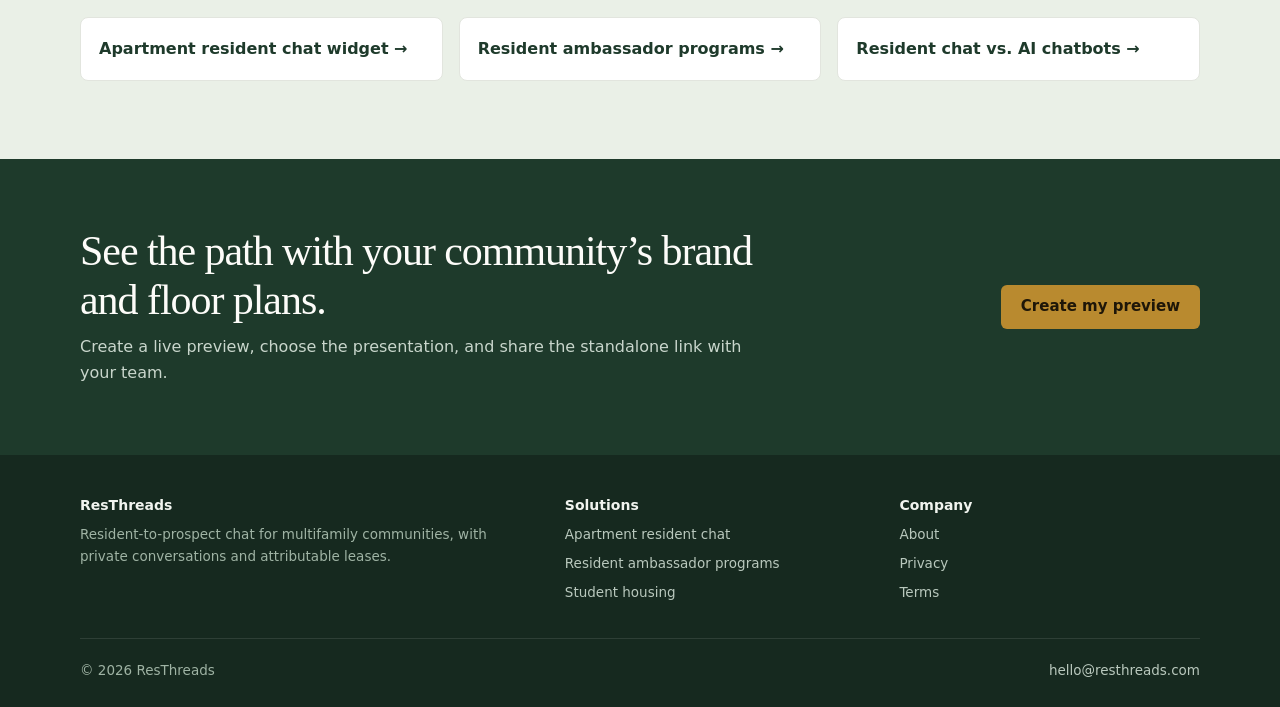
<file: multifamily-leasing-conversion/index.html>
<!doctype html>
<html lang="en">
<head>
<meta charset="utf-8">
<meta name="viewport" content="width=device-width, initial-scale=1">
<title>Multifamily Website Conversion and Lease Attribution | ResThreads</title>
<meta name="description" content="Convert anonymous apartment website traffic into named prospects and attributed leases with verified resident chat, guest-card delivery, and anonymized insights.">
<meta name="robots" content="index, follow">
<meta name="theme-color" content="#1E3A2B">
<link rel="canonical" href="https://resthreads.com/multifamily-leasing-conversion/">
<link rel="icon" href="/assets/resthreads-icon-dark.svg" type="image/svg+xml">
<link rel="stylesheet" href="/assets/site.css">
<meta property="og:type" content="article">
<meta property="og:site_name" content="ResThreads">
<meta property="og:url" content="https://resthreads.com/multifamily-leasing-conversion/">
<meta property="og:title" content="Multifamily Website Conversion and Lease Attribution | ResThreads">
<meta property="og:description" content="Turn lower-pressure resident questions into named prospects, tours, and attributable signed leases.">
<meta property="og:image" content="https://resthreads.com/assets/resthreads-social-card.png">
<meta name="twitter:card" content="summary_large_image">
<script type="application/ld+json">
{
  "@context": "https://schema.org",
  "@type": "WebPage",
  "name": "Multifamily Website Conversion and Lease Attribution",
  "description": "How resident-to-prospect chat turns anonymous property-site traffic into named prospects and attributed leases.",
  "url": "https://resthreads.com/multifamily-leasing-conversion/",
  "isPartOf": { "@id": "https://resthreads.com/#website" },
  "about": { "@id": "https://resthreads.com/#software" }
}
</script>
</head>
<body>
<header class="site-header"><div class="wrap"><a class="brand" href="/" aria-label="ResThreads home"><img src="/assets/resthreads-mark-on-dark.svg" alt=""><span>Res<em>Threads</em></span></a><nav class="site-nav" aria-label="Primary navigation"><a href="/apartment-resident-chat-widget/">Resident chat</a><a href="/resident-ambassador-program/">Ambassador programs</a><a href="/about/">About</a><a class="button button-primary" href="/#preview">Get a branded preview</a></nav></div></header>

<main>
  <article>
    <header class="page-hero"><div class="wrap hero-copy"><p class="eyebrow">Multifamily leasing conversion</p><h1>Turn anonymous property-site traffic into attributable leases.</h1><p class="hero-lede">ResThreads gives visitors a lower-pressure first step—ask a verified resident—then connects that conversation to the guest card, tour, and signed lease.</p><div class="hero-actions"><a class="button button-primary" href="/#preview">Preview the conversion path</a><a class="button button-secondary" href="/choose/">See the live widget</a></div></div></header>

    <section class="section"><div class="wrap split"><div><p class="section-kicker">The invisible middle of the funnel</p><h2>A prospect can be interested without being ready to schedule.</h2></div><div class="prose"><p>Property websites are good at generating research behavior: floor-plan views, amenity browsing, repeat visits, and time on neighborhood pages. Most of that intent remains anonymous until a visitor completes a contact or tour form.</p><p>A question to a resident is a smaller commitment. It gives a prospect a reason to identify themselves while addressing the personal hesitation that may be keeping them from the official conversion path.</p></div></div></section>

    <section class="section section-soft"><div class="wrap"><p class="section-kicker">A measurable path</p><h2>Track the resident conversation through the leasing outcome.</h2><div class="grid-3"><article class="card"><span class="card-number">1</span><h3>Resident question</h3><p>The visitor selects a relevant resident and signs in to start a private conversation.</p></article><article class="card"><span class="card-number">2</span><h3>Guest-card delivery</h3><p>The prospect record reaches the community’s leasing inbox in a format existing CRM workflows can ingest.</p></article><article class="card"><span class="card-number">3</span><h3>Tour and lease attribution</h3><p>The dashboard connects downstream status to the resident interaction that helped move the prospect forward.</p></article></div></div></section>

    <section class="section"><div class="wrap split"><div><p class="section-kicker">What attribution answers</p><h2>Measure a resident program against leases, not chat volume.</h2></div><div><ul class="checks"><li>Which named prospects began with a resident conversation</li><li>Which resident profiles and room types attract relevant questions</li><li>How many resident-chat prospects toured or signed</li><li>Which recurring objections appear before a prospect converts</li><li>What the per-lease success fee corresponds to on the invoice</li></ul></div></div></section>

    <section class="section section-soft"><div class="wrap split"><div><p class="section-kicker">Conversation intelligence</p><h2>Learn from the questions without exposing the people asking them.</h2></div><div class="prose"><p>Private conversations create honest signals only if the participants trust the channel. ResThreads therefore does not provide management with transcript access.</p><p>Instead, teams receive aggregated, anonymized themes—such as repeated questions about noise, packages, parking, pets, or working from home. Those themes can inform property content, chatbot knowledge, sales enablement, and operational fixes while protecting conversation privacy.</p></div></div></section>

    <section class="section section-dark"><div class="wrap"><p class="section-kicker">Aligned economics</p><h2>One extra lease can cover the year.</h2><div class="stat-row"><div class="stat"><strong>$199/mo</strong><span>per community with unlimited team seats</span></div><div class="stat"><strong>$149</strong><span>per attributed signed lease</span></div><div class="stat"><strong>$20k+</strong><span>typical lifetime rent value used in the site’s example</span></div></div></div></section>

    <section class="section"><div class="wrap"><p class="section-kicker">Conversion without channel conflict</p><h2>ResThreads fills a gap rather than replacing the funnel.</h2><div class="grid-3"><article class="card"><h3>Your website creates interest</h3><p>Brand, photography, floor plans, neighborhood content, and pricing establish the initial consideration set.</p></article><article class="card"><h3>Your AI and leasing team handle facts</h3><p>Approved systems answer availability, policies, concessions, scheduling, and application questions.</p></article><article class="card"><h3>Residents provide confidence</h3><p>Peer experience helps resolve concerns that are difficult for an official sales channel to answer credibly.</p></article></div></div></section>
  </article>

  <section class="section section-soft"><div class="wrap"><p class="section-kicker">Related guides</p><h2>Build the resident-powered conversion layer.</h2><div class="related-links"><a href="/apartment-resident-chat-widget/">Apartment resident chat widget →</a><a href="/resident-ambassador-program/">Resident ambassador programs →</a><a href="/resident-chat-vs-ai-leasing-chatbot/">Resident chat vs. AI chatbots →</a></div></div></section>
  <section class="cta-band"><div class="wrap"><div><h2>See the path with your community’s brand and floor plans.</h2><p>Create a live preview, choose the presentation, and share the standalone link with your team.</p></div><a class="button button-primary" href="/#preview">Create my preview</a></div></section>
</main>

<footer class="site-footer"><div class="wrap"><div class="footer-grid"><div><h2>ResThreads</h2><p>Resident-to-prospect chat for multifamily communities, with private conversations and attributable leases.</p></div><nav aria-label="Solutions"><h3>Solutions</h3><ul><li><a href="/apartment-resident-chat-widget/">Apartment resident chat</a></li><li><a href="/resident-ambassador-program/">Resident ambassador programs</a></li><li><a href="/student-housing-resident-ambassadors/">Student housing</a></li></ul></nav><nav aria-label="Company"><h3>Company</h3><ul><li><a href="/about/">About</a></li><li><a href="/privacy/">Privacy</a></li><li><a href="/terms/">Terms</a></li></ul></nav></div><div class="footer-bottom"><span>© 2026 ResThreads</span><a href="mailto:hello@resthreads.com">hello@resthreads.com</a></div></div></footer>
</body>
</html>
</file>
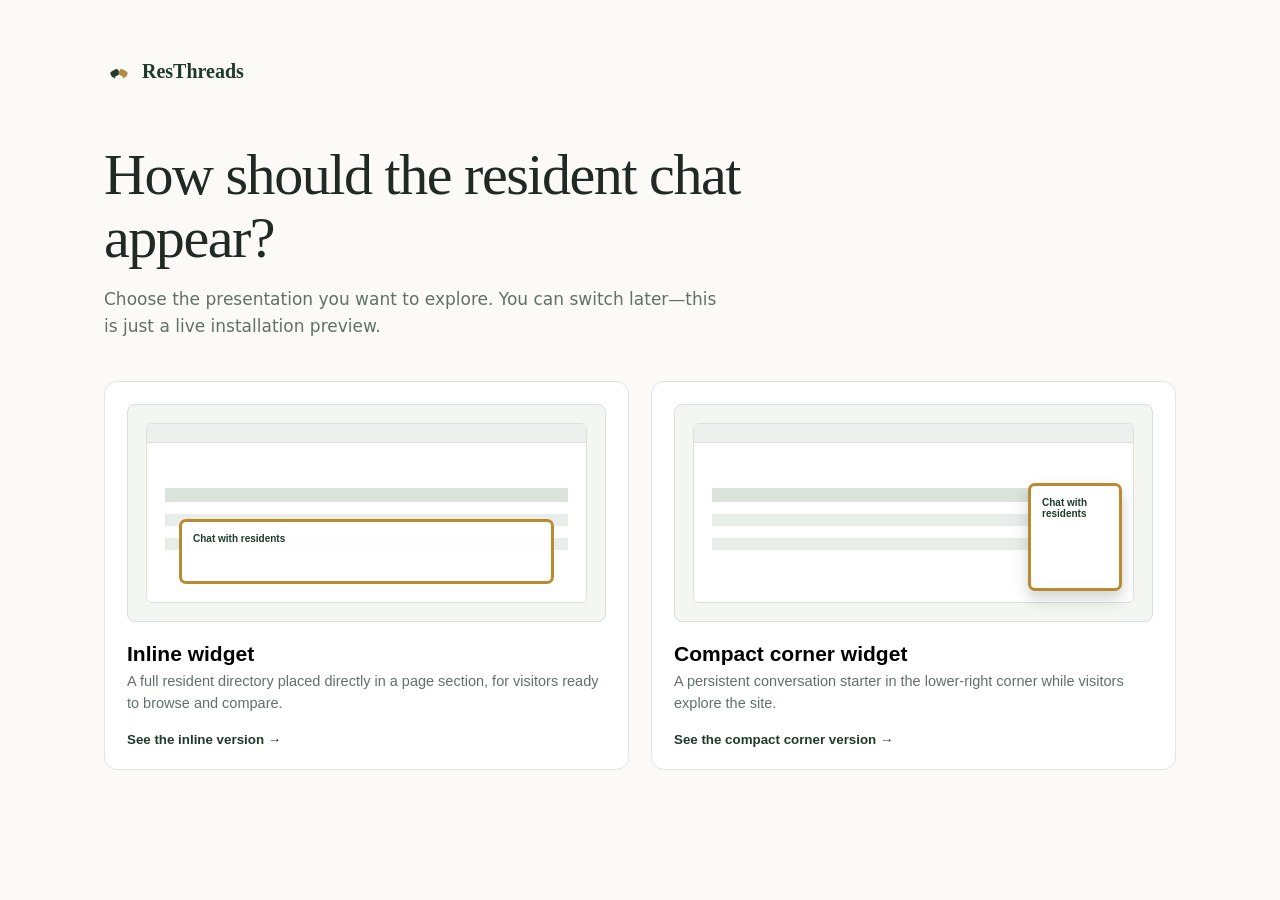
<file: preview/index.html>
<!doctype html>
<html lang="en">
<head>
<meta charset="utf-8">
<meta name="viewport" content="width=device-width, initial-scale=1">
<meta name="robots" content="noindex">
<meta http-equiv="refresh" content="0;url=/choose/">
<title>Choose a ResThreads preview</title>
</head>
<body>
<p>The preview flow has moved. <a href="/choose/">Choose a presentation</a>.</p>
<script>location.replace('/choose/' + location.search);</script>
</body>
</html>
</file>
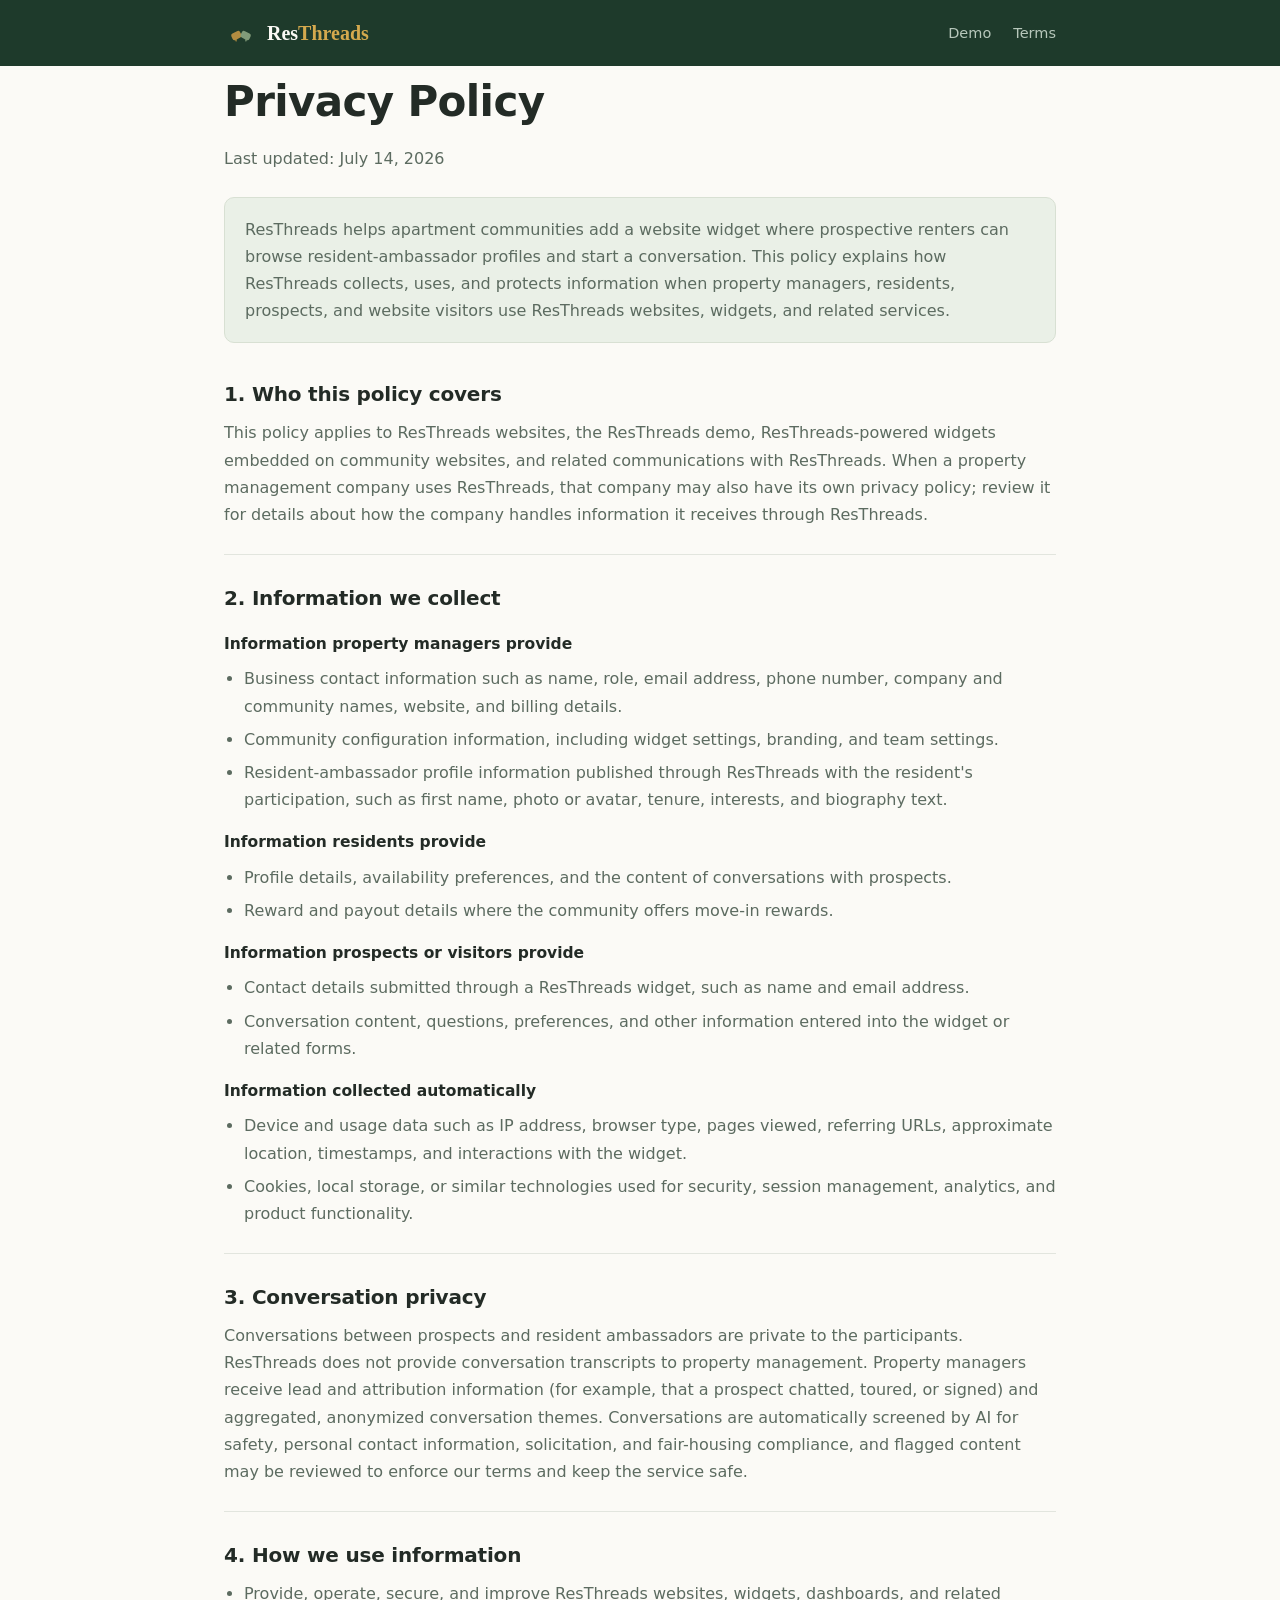
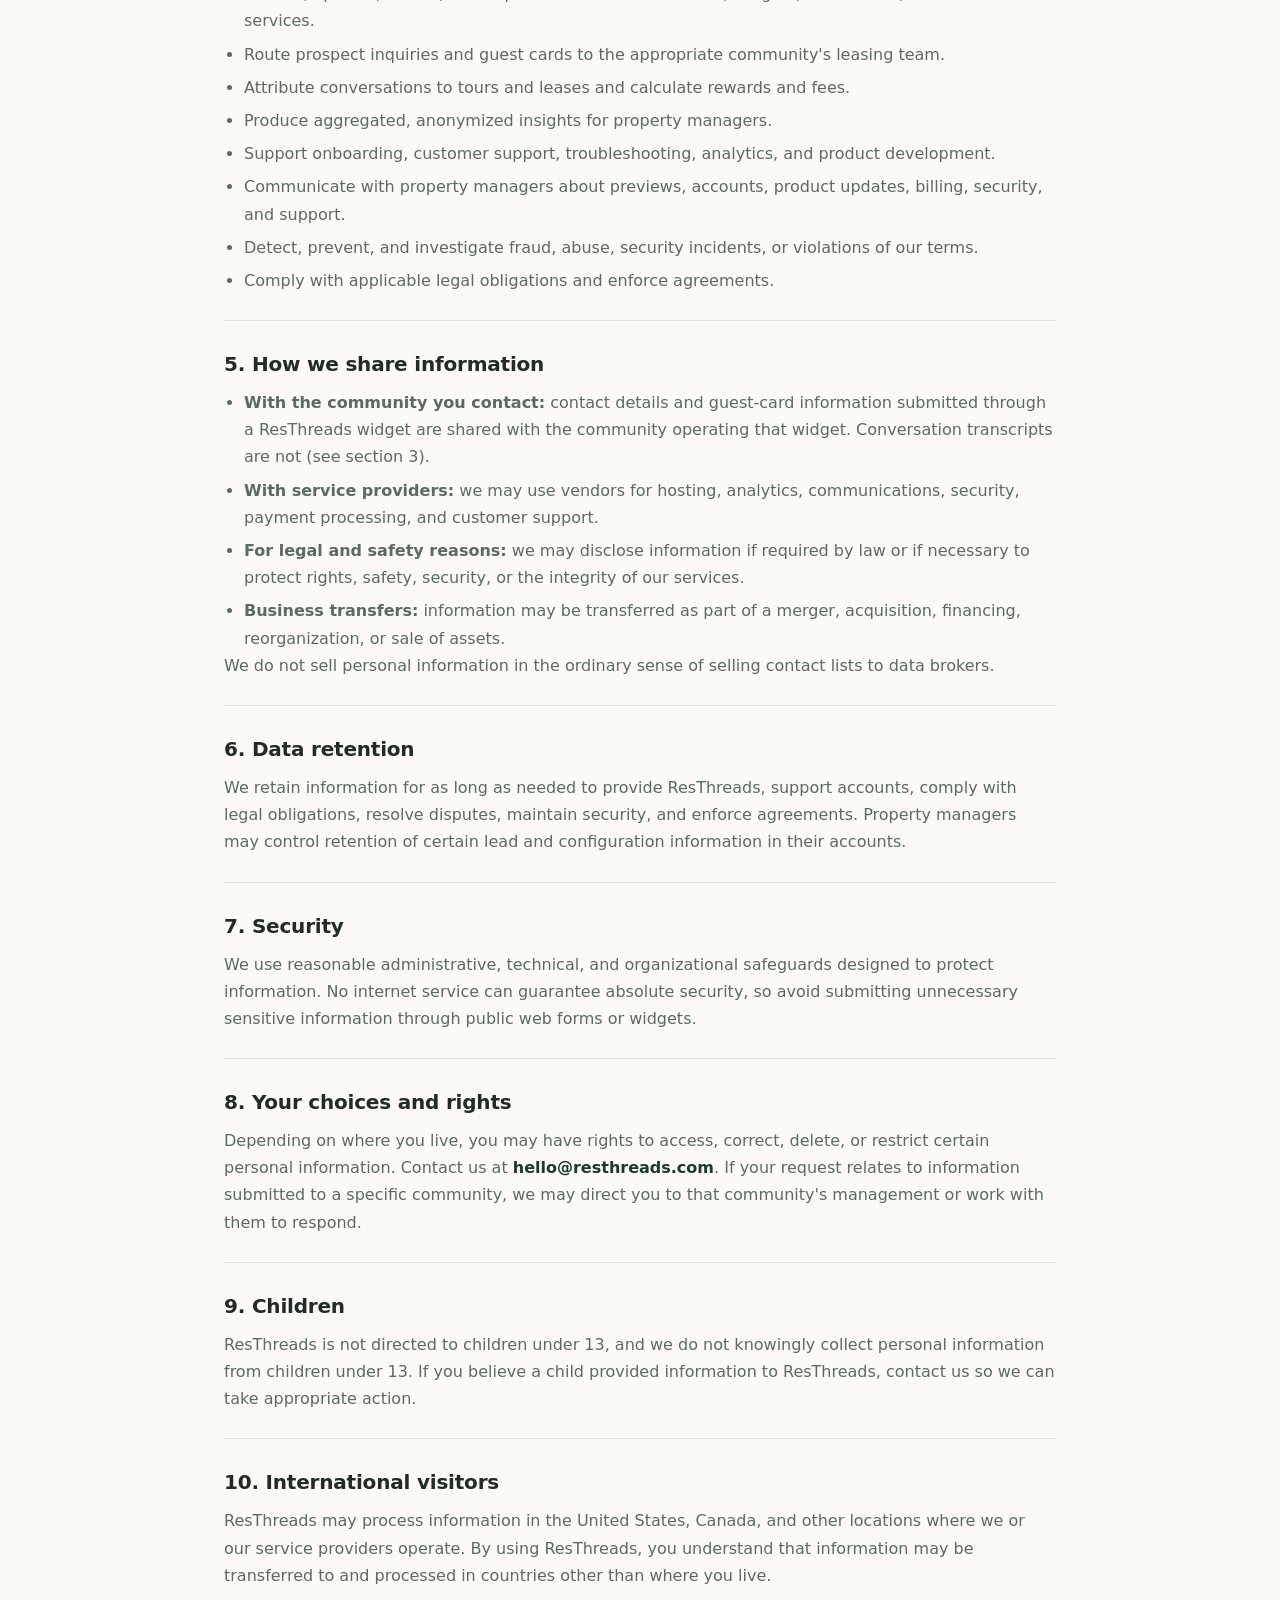
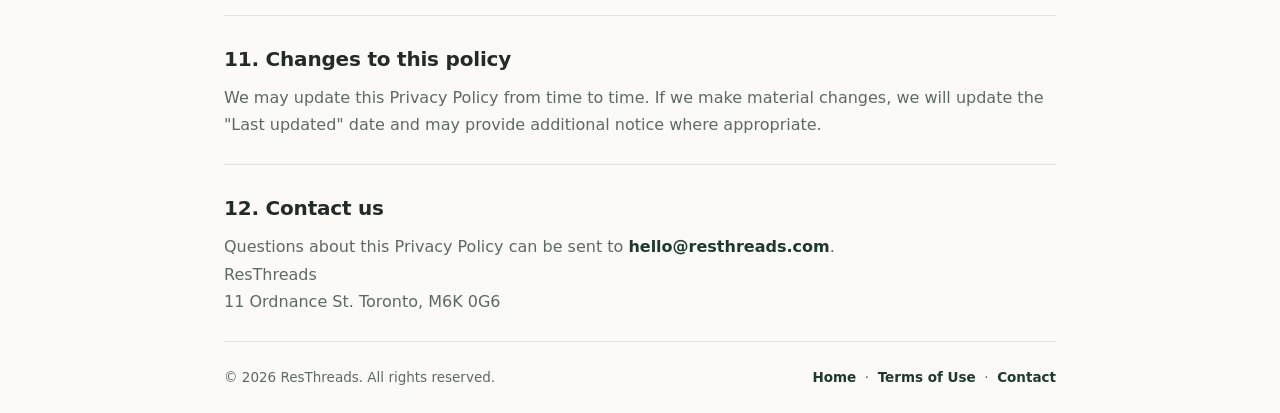
<file: privacy/index.html>
<!doctype html>
<html lang="en">
<head>
<meta charset="utf-8">
<meta name="viewport" content="width=device-width, initial-scale=1">
<title>Privacy Policy | ResThreads</title>
<meta name="description" content="ResThreads Privacy Policy: how we collect, use, protect, and share information for our resident-chat widget and related services for multifamily communities.">
<meta name="robots" content="index, follow">
<link rel="canonical" href="https://resthreads.com/privacy/">
<link rel="icon" href="/assets/resthreads-icon-dark.svg" type="image/svg+xml">
</head>
<body>
<style>
  :root{
    --spruce:#1E3A2B; --spruce-deep:#16291F; --brass:#B98A2F; --brass-bright:#D4A94E;
    --paper:#FBFAF6; --sage:#EAF0E7; --line:#E2E5DE; --ink:#232B26; --muted:#5C6B60;
    --serif:"Iowan Old Style","Palatino Linotype",Palatino,Georgia,serif;
    --sans:system-ui,-apple-system,"Segoe UI",Roboto,Helvetica,Arial,sans-serif;
  }
  *{margin:0;padding:0;box-sizing:border-box}
  body{background:var(--paper);color:var(--ink);font-family:var(--sans);font-size:16px;line-height:1.7}
  a{color:var(--spruce);font-weight:600;text-decoration:none}
  a:hover{text-decoration:underline}
  .nav{background:var(--spruce);padding:16px 0}
  .nav .wrap{display:flex;align-items:center;gap:22px}
  .wrap{max-width:880px;margin:0 auto;padding:0 24px}
  .logo{display:flex;align-items:center;gap:9px;color:#FBFAF6;text-decoration:none;margin-right:auto}
  .logo-mark{display:block;width:34px;height:34px}
  .logo b{font-family:var(--serif);font-size:20px;font-weight:600}
  .logo b span{color:var(--brass-bright)}
  .nav a.nl{color:#B7C7BB;font-weight:400;font-size:14.5px}
  .nav a.nl:hover{color:#FBFAF6;text-decoration:none}
  main{padding:56px 0 72px}
  h1{font-weight:700;letter-spacing:-0.015em;font-size:clamp(30px,4.5vw,42px)}
  .updated{color:var(--muted);margin:8px 0 24px}
  .notice{background:var(--sage);border:1px solid #D8E0D3;border-radius:10px;padding:18px 20px;margin-bottom:8px}
  section{padding:26px 0;border-bottom:1px solid var(--line)}
  h2{font-size:20px;letter-spacing:-0.01em;margin-bottom:8px}
  h3{font-size:15.5px;margin:16px 0 4px}
  p,li{color:var(--muted)}
  ul{padding-left:20px;margin-top:8px}
  li+li{margin-top:6px}
  footer{padding:24px 0;color:var(--muted);font-size:13.5px}
  footer .wrap{display:flex;justify-content:space-between;flex-wrap:wrap;gap:10px}
</style>

<nav class="nav">
  <div class="wrap">
    <a class="logo" href="/"><img class="logo-mark" src="/assets/resthreads-mark-on-dark.svg" width="34" height="34" alt="" aria-hidden="true"><b>Res<span>Threads</span></b></a>
    <a class="nl" href="/demo/">Demo</a>
    <a class="nl" href="/terms/">Terms</a>
  </div>
</nav>

<main class="wrap">
  <h1>Privacy Policy</h1>
  <p class="updated">Last updated: July 14, 2026</p>

  <div class="notice">
    <p>ResThreads helps apartment communities add a website widget where prospective renters can browse resident-ambassador profiles and start a conversation. This policy explains how ResThreads collects, uses, and protects information when property managers, residents, prospects, and website visitors use ResThreads websites, widgets, and related services.</p>
  </div>

  <section>
    <h2>1. Who this policy covers</h2>
    <p>This policy applies to ResThreads websites, the ResThreads demo, ResThreads-powered widgets embedded on community websites, and related communications with ResThreads. When a property management company uses ResThreads, that company may also have its own privacy policy; review it for details about how the company handles information it receives through ResThreads.</p>
  </section>

  <section>
    <h2>2. Information we collect</h2>
    <h3>Information property managers provide</h3>
    <ul>
      <li>Business contact information such as name, role, email address, phone number, company and community names, website, and billing details.</li>
      <li>Community configuration information, including widget settings, branding, and team settings.</li>
      <li>Resident-ambassador profile information published through ResThreads with the resident's participation, such as first name, photo or avatar, tenure, interests, and biography text.</li>
    </ul>
    <h3>Information residents provide</h3>
    <ul>
      <li>Profile details, availability preferences, and the content of conversations with prospects.</li>
      <li>Reward and payout details where the community offers move-in rewards.</li>
    </ul>
    <h3>Information prospects or visitors provide</h3>
    <ul>
      <li>Contact details submitted through a ResThreads widget, such as name and email address.</li>
      <li>Conversation content, questions, preferences, and other information entered into the widget or related forms.</li>
    </ul>
    <h3>Information collected automatically</h3>
    <ul>
      <li>Device and usage data such as IP address, browser type, pages viewed, referring URLs, approximate location, timestamps, and interactions with the widget.</li>
      <li>Cookies, local storage, or similar technologies used for security, session management, analytics, and product functionality.</li>
    </ul>
  </section>

  <section>
    <h2>3. Conversation privacy</h2>
    <p>Conversations between prospects and resident ambassadors are private to the participants. ResThreads does not provide conversation transcripts to property management. Property managers receive lead and attribution information (for example, that a prospect chatted, toured, or signed) and aggregated, anonymized conversation themes. Conversations are automatically screened by AI for safety, personal contact information, solicitation, and fair-housing compliance, and flagged content may be reviewed to enforce our terms and keep the service safe.</p>
  </section>

  <section>
    <h2>4. How we use information</h2>
    <ul>
      <li>Provide, operate, secure, and improve ResThreads websites, widgets, dashboards, and related services.</li>
      <li>Route prospect inquiries and guest cards to the appropriate community's leasing team.</li>
      <li>Attribute conversations to tours and leases and calculate rewards and fees.</li>
      <li>Produce aggregated, anonymized insights for property managers.</li>
      <li>Support onboarding, customer support, troubleshooting, analytics, and product development.</li>
      <li>Communicate with property managers about previews, accounts, product updates, billing, security, and support.</li>
      <li>Detect, prevent, and investigate fraud, abuse, security incidents, or violations of our terms.</li>
      <li>Comply with applicable legal obligations and enforce agreements.</li>
    </ul>
  </section>

  <section>
    <h2>5. How we share information</h2>
    <ul>
      <li><strong>With the community you contact:</strong> contact details and guest-card information submitted through a ResThreads widget are shared with the community operating that widget. Conversation transcripts are not (see section 3).</li>
      <li><strong>With service providers:</strong> we may use vendors for hosting, analytics, communications, security, payment processing, and customer support.</li>
      <li><strong>For legal and safety reasons:</strong> we may disclose information if required by law or if necessary to protect rights, safety, security, or the integrity of our services.</li>
      <li><strong>Business transfers:</strong> information may be transferred as part of a merger, acquisition, financing, reorganization, or sale of assets.</li>
    </ul>
    <p>We do not sell personal information in the ordinary sense of selling contact lists to data brokers.</p>
  </section>

  <section>
    <h2>6. Data retention</h2>
    <p>We retain information for as long as needed to provide ResThreads, support accounts, comply with legal obligations, resolve disputes, maintain security, and enforce agreements. Property managers may control retention of certain lead and configuration information in their accounts.</p>
  </section>

  <section>
    <h2>7. Security</h2>
    <p>We use reasonable administrative, technical, and organizational safeguards designed to protect information. No internet service can guarantee absolute security, so avoid submitting unnecessary sensitive information through public web forms or widgets.</p>
  </section>

  <section>
    <h2>8. Your choices and rights</h2>
    <p>Depending on where you live, you may have rights to access, correct, delete, or restrict certain personal information. Contact us at <a href="mailto:hello@resthreads.com">hello@resthreads.com</a>. If your request relates to information submitted to a specific community, we may direct you to that community's management or work with them to respond.</p>
  </section>

  <section>
    <h2>9. Children</h2>
    <p>ResThreads is not directed to children under 13, and we do not knowingly collect personal information from children under 13. If you believe a child provided information to ResThreads, contact us so we can take appropriate action.</p>
  </section>

  <section>
    <h2>10. International visitors</h2>
    <p>ResThreads may process information in the United States, Canada, and other locations where we or our service providers operate. By using ResThreads, you understand that information may be transferred to and processed in countries other than where you live.</p>
  </section>

  <section>
    <h2>11. Changes to this policy</h2>
    <p>We may update this Privacy Policy from time to time. If we make material changes, we will update the "Last updated" date and may provide additional notice where appropriate.</p>
  </section>

  <section>
    <h2>12. Contact us</h2>
    <p>Questions about this Privacy Policy can be sent to <a href="mailto:hello@resthreads.com">hello@resthreads.com</a>.</p>
    <p>ResThreads<br>11 Ordnance St. Toronto, M6K 0G6</p>
  </section>
</main>

<footer>
  <div class="wrap">
    <span>&copy; 2026 ResThreads. All rights reserved.</span>
    <span><a href="/">Home</a> &nbsp;&middot;&nbsp; <a href="/terms/">Terms of Use</a> &nbsp;&middot;&nbsp; <a href="mailto:hello@resthreads.com">Contact</a></span>
  </div>
</footer>
</body>
</html>
</file>
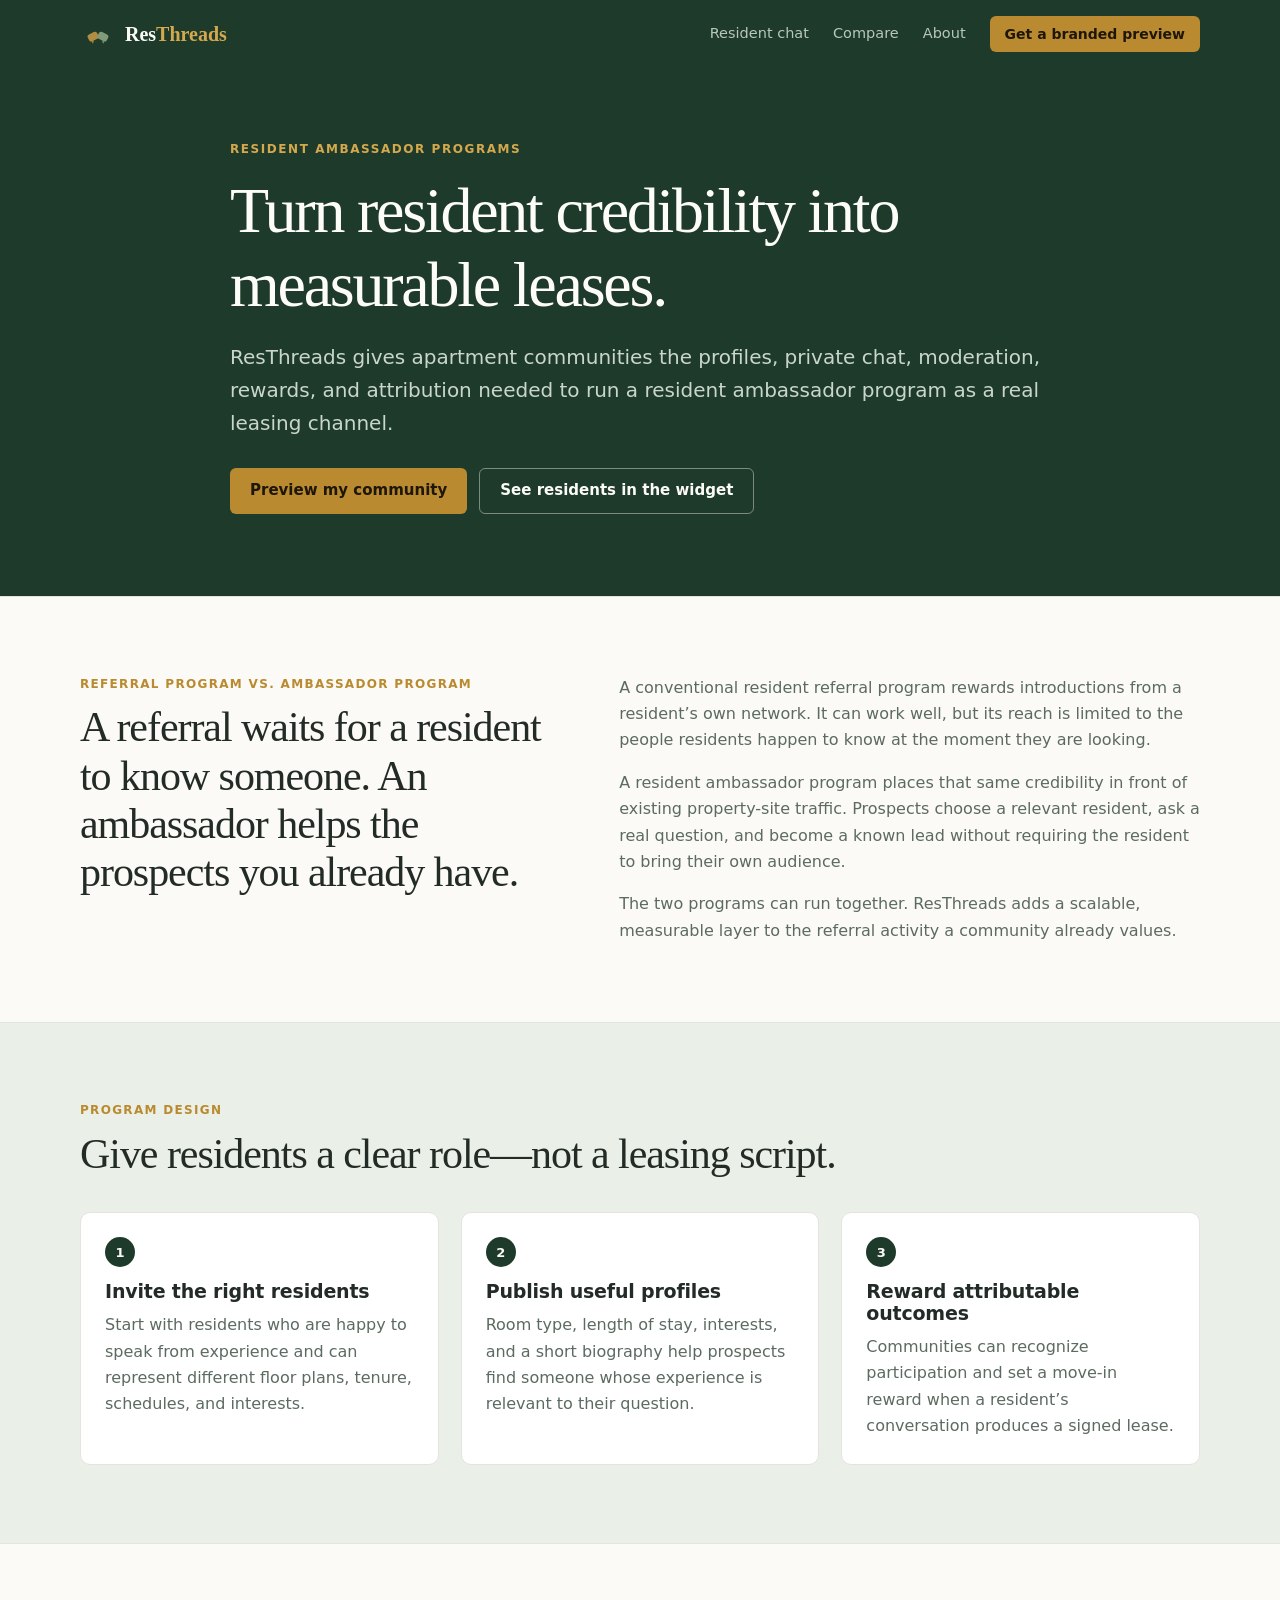
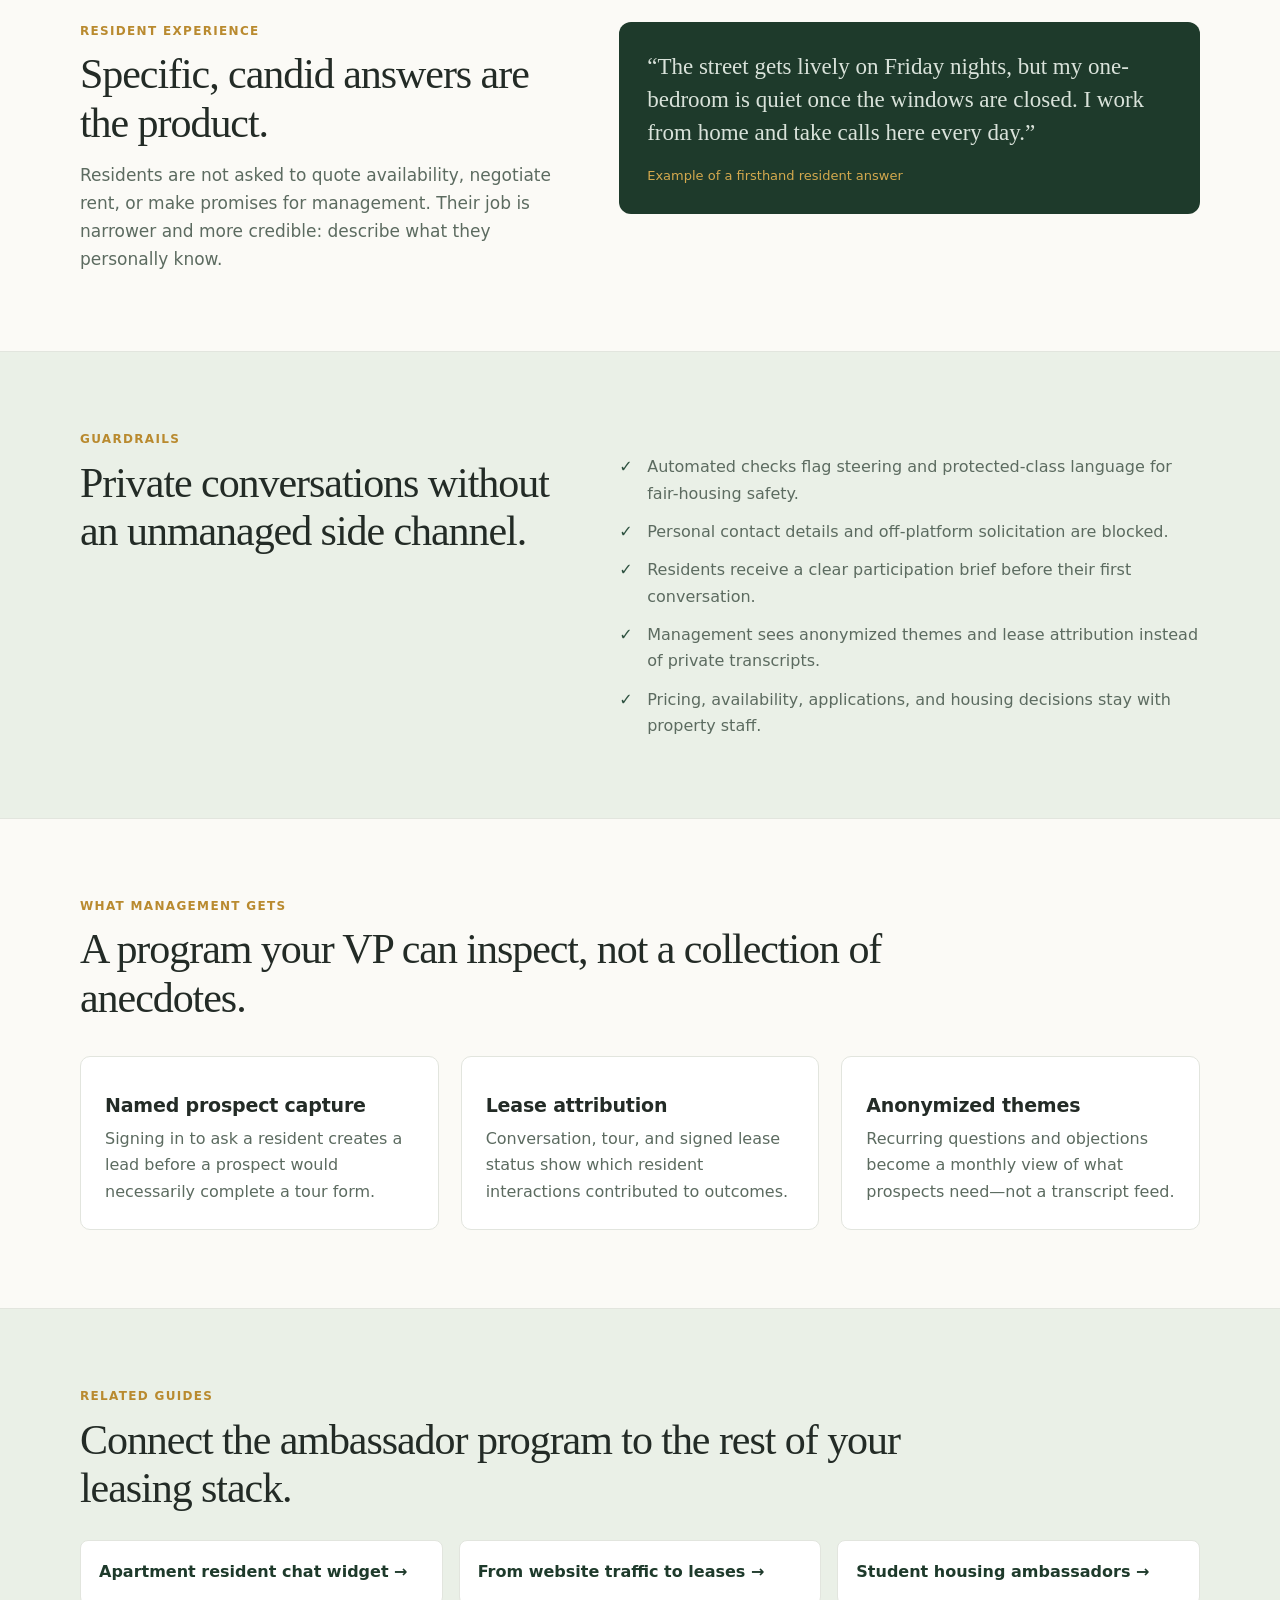
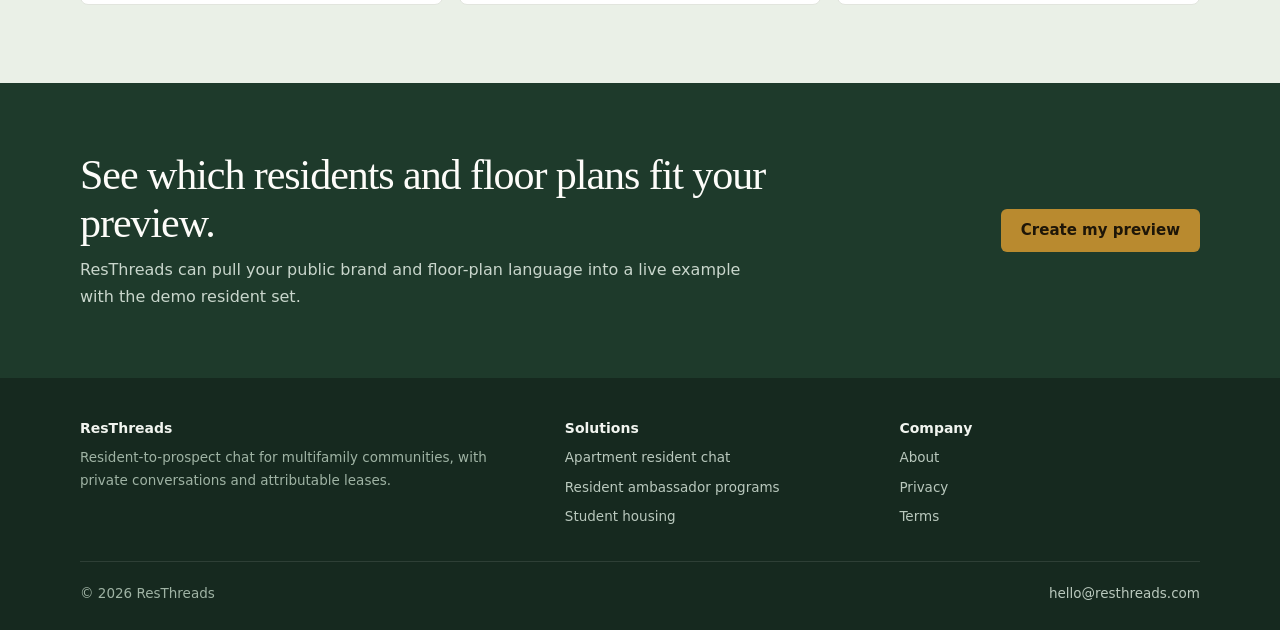
<file: resident-ambassador-program/index.html>
<!doctype html>
<html lang="en">
<head>
<meta charset="utf-8">
<meta name="viewport" content="width=device-width, initial-scale=1">
<title>Resident Ambassador Program for Apartments | ResThreads</title>
<meta name="description" content="Turn resident credibility into measurable leasing results. Build an apartment resident ambassador program with profiles, guarded chat, rewards, and lease attribution.">
<meta name="robots" content="index, follow">
<meta name="theme-color" content="#1E3A2B">
<link rel="canonical" href="https://resthreads.com/resident-ambassador-program/">
<link rel="icon" href="/assets/resthreads-icon-dark.svg" type="image/svg+xml">
<link rel="stylesheet" href="/assets/site.css">
<meta property="og:type" content="website">
<meta property="og:site_name" content="ResThreads">
<meta property="og:url" content="https://resthreads.com/resident-ambassador-program/">
<meta property="og:title" content="Resident Ambassador Program for Apartments | ResThreads">
<meta property="og:description" content="Give residents a structured way to help prospects—and connect their conversations to signed leases.">
<meta property="og:image" content="https://resthreads.com/assets/resthreads-social-card.png">
<meta name="twitter:card" content="summary_large_image">
<script type="application/ld+json">
{
  "@context": "https://schema.org",
  "@type": "WebPage",
  "name": "Resident Ambassador Program for Apartments",
  "url": "https://resthreads.com/resident-ambassador-program/",
  "description": "A guide to resident ambassador programs that connect apartment prospects with current residents and attribute resulting leases.",
  "isPartOf": { "@id": "https://resthreads.com/#website" },
  "about": { "@id": "https://resthreads.com/#software" }
}
</script>
</head>
<body>
<header class="site-header"><div class="wrap"><a class="brand" href="/" aria-label="ResThreads home"><img src="/assets/resthreads-mark-on-dark.svg" alt=""><span>Res<em>Threads</em></span></a><nav class="site-nav" aria-label="Primary navigation"><a href="/apartment-resident-chat-widget/">Resident chat</a><a href="/resident-chat-vs-ai-leasing-chatbot/">Compare</a><a href="/about/">About</a><a class="button button-primary" href="/#preview">Get a branded preview</a></nav></div></header>

<main>
  <section class="page-hero">
    <div class="wrap hero-copy">
      <p class="eyebrow">Resident ambassador programs</p>
      <h1>Turn resident credibility into measurable leases.</h1>
      <p class="hero-lede">ResThreads gives apartment communities the profiles, private chat, moderation, rewards, and attribution needed to run a resident ambassador program as a real leasing channel.</p>
      <div class="hero-actions"><a class="button button-primary" href="/#preview">Preview my community</a><a class="button button-secondary" href="/choose/">See residents in the widget</a></div>
    </div>
  </section>

  <section class="section">
    <div class="wrap split">
      <div><p class="section-kicker">Referral program vs. ambassador program</p><h2>A referral waits for a resident to know someone. An ambassador helps the prospects you already have.</h2></div>
      <div class="prose"><p>A conventional resident referral program rewards introductions from a resident’s own network. It can work well, but its reach is limited to the people residents happen to know at the moment they are looking.</p><p>A resident ambassador program places that same credibility in front of existing property-site traffic. Prospects choose a relevant resident, ask a real question, and become a known lead without requiring the resident to bring their own audience.</p><p>The two programs can run together. ResThreads adds a scalable, measurable layer to the referral activity a community already values.</p></div>
    </div>
  </section>

  <section class="section section-soft">
    <div class="wrap">
      <p class="section-kicker">Program design</p><h2>Give residents a clear role—not a leasing script.</h2>
      <div class="grid-3">
        <article class="card"><span class="card-number">1</span><h3>Invite the right residents</h3><p>Start with residents who are happy to speak from experience and can represent different floor plans, tenure, schedules, and interests.</p></article>
        <article class="card"><span class="card-number">2</span><h3>Publish useful profiles</h3><p>Room type, length of stay, interests, and a short biography help prospects find someone whose experience is relevant to their question.</p></article>
        <article class="card"><span class="card-number">3</span><h3>Reward attributable outcomes</h3><p>Communities can recognize participation and set a move-in reward when a resident’s conversation produces a signed lease.</p></article>
      </div>
    </div>
  </section>

  <section class="section">
    <div class="wrap split">
      <div><p class="section-kicker">Resident experience</p><h2>Specific, candid answers are the product.</h2><p class="section-intro">Residents are not asked to quote availability, negotiate rent, or make promises for management. Their job is narrower and more credible: describe what they personally know.</p></div>
      <aside class="quote-card"><p>“The street gets lively on Friday nights, but my one-bedroom is quiet once the windows are closed. I work from home and take calls here every day.”</p><small>Example of a firsthand resident answer</small></aside>
    </div>
  </section>

  <section class="section section-soft">
    <div class="wrap split">
      <div><p class="section-kicker">Guardrails</p><h2>Private conversations without an unmanaged side channel.</h2></div>
      <div><ul class="checks"><li>Automated checks flag steering and protected-class language for fair-housing safety.</li><li>Personal contact details and off-platform solicitation are blocked.</li><li>Residents receive a clear participation brief before their first conversation.</li><li>Management sees anonymized themes and lease attribution instead of private transcripts.</li><li>Pricing, availability, applications, and housing decisions stay with property staff.</li></ul></div>
    </div>
  </section>

  <section class="section">
    <div class="wrap">
      <p class="section-kicker">What management gets</p><h2>A program your VP can inspect, not a collection of anecdotes.</h2>
      <div class="grid-3"><article class="card"><h3>Named prospect capture</h3><p>Signing in to ask a resident creates a lead before a prospect would necessarily complete a tour form.</p></article><article class="card"><h3>Lease attribution</h3><p>Conversation, tour, and signed lease status show which resident interactions contributed to outcomes.</p></article><article class="card"><h3>Anonymized themes</h3><p>Recurring questions and objections become a monthly view of what prospects need—not a transcript feed.</p></article></div>
    </div>
  </section>

  <section class="section section-soft"><div class="wrap"><p class="section-kicker">Related guides</p><h2>Connect the ambassador program to the rest of your leasing stack.</h2><div class="related-links"><a href="/apartment-resident-chat-widget/">Apartment resident chat widget →</a><a href="/multifamily-leasing-conversion/">From website traffic to leases →</a><a href="/student-housing-resident-ambassadors/">Student housing ambassadors →</a></div></div></section>
  <section class="cta-band"><div class="wrap"><div><h2>See which residents and floor plans fit your preview.</h2><p>ResThreads can pull your public brand and floor-plan language into a live example with the demo resident set.</p></div><a class="button button-primary" href="/#preview">Create my preview</a></div></section>
</main>

<footer class="site-footer"><div class="wrap"><div class="footer-grid"><div><h2>ResThreads</h2><p>Resident-to-prospect chat for multifamily communities, with private conversations and attributable leases.</p></div><nav aria-label="Solutions"><h3>Solutions</h3><ul><li><a href="/apartment-resident-chat-widget/">Apartment resident chat</a></li><li><a href="/resident-ambassador-program/">Resident ambassador programs</a></li><li><a href="/student-housing-resident-ambassadors/">Student housing</a></li></ul></nav><nav aria-label="Company"><h3>Company</h3><ul><li><a href="/about/">About</a></li><li><a href="/privacy/">Privacy</a></li><li><a href="/terms/">Terms</a></li></ul></nav></div><div class="footer-bottom"><span>© 2026 ResThreads</span><a href="mailto:hello@resthreads.com">hello@resthreads.com</a></div></div></footer>
</body>
</html>
</file>
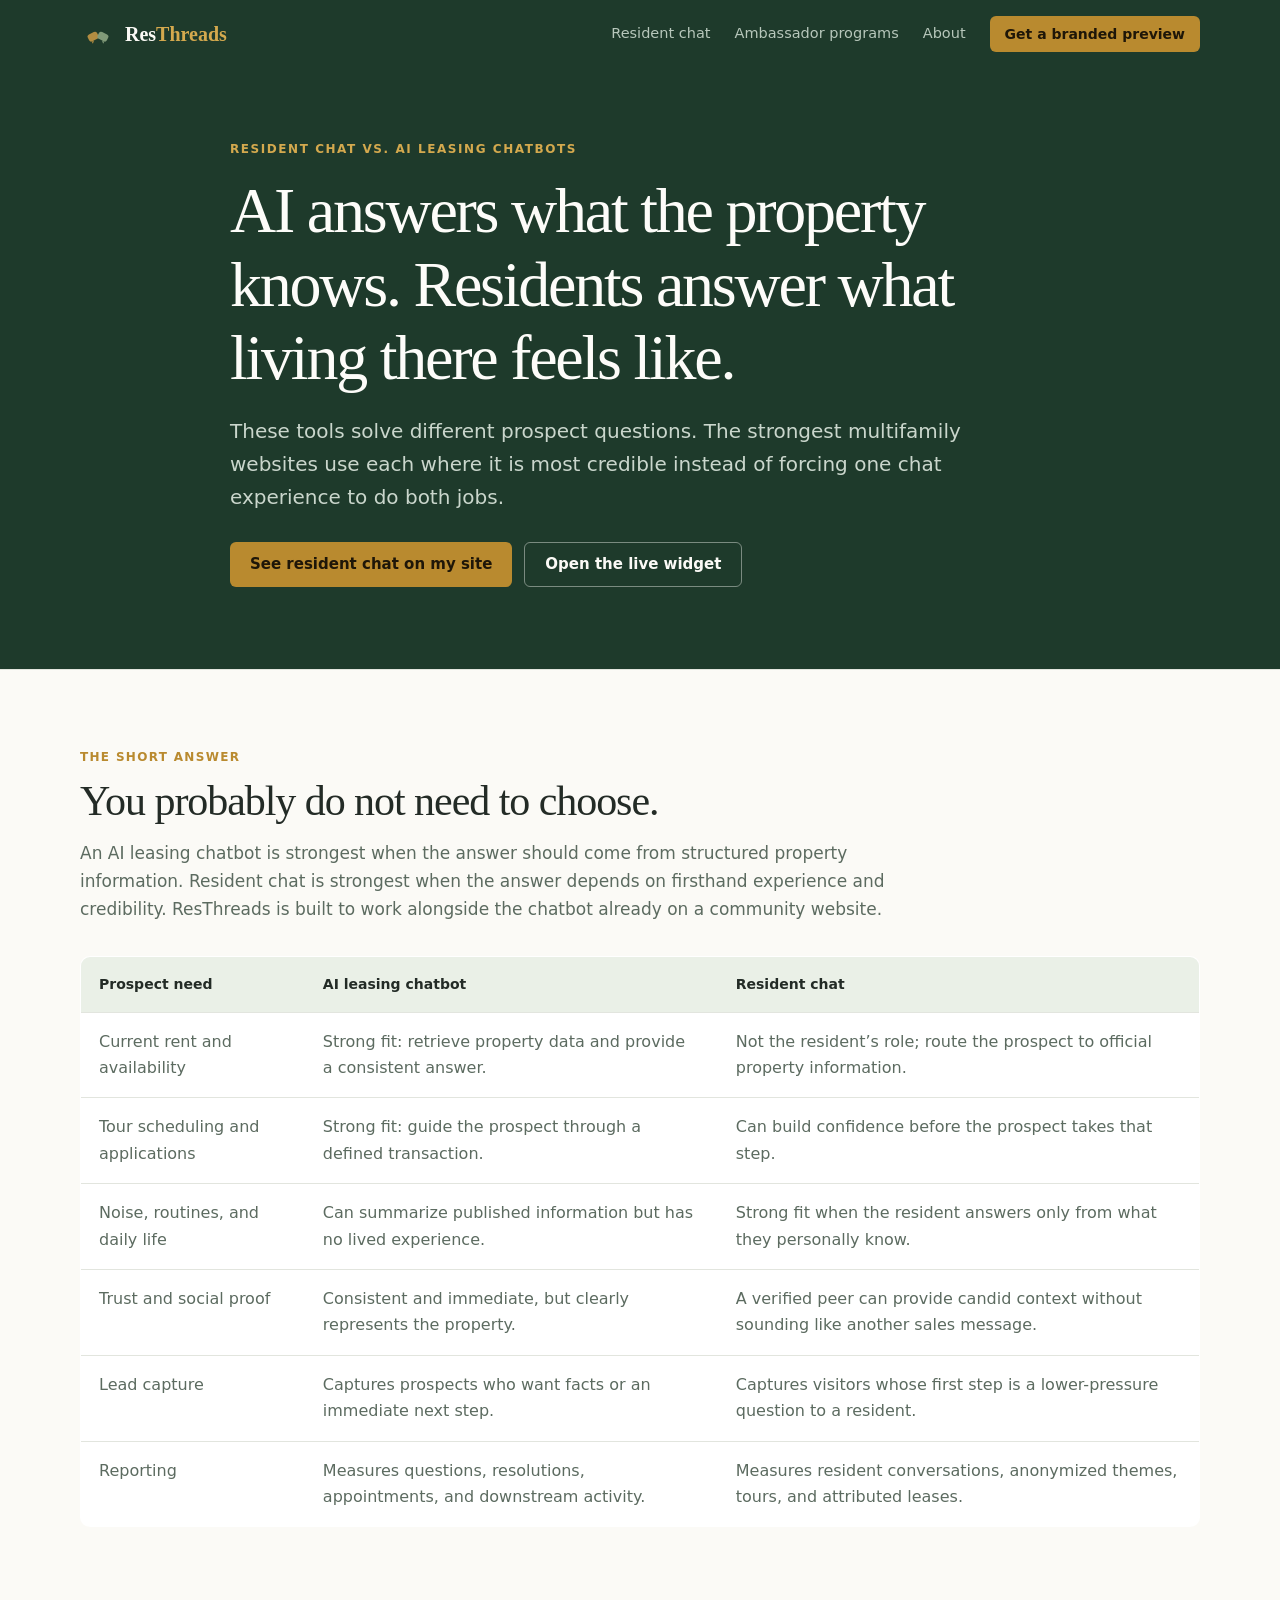
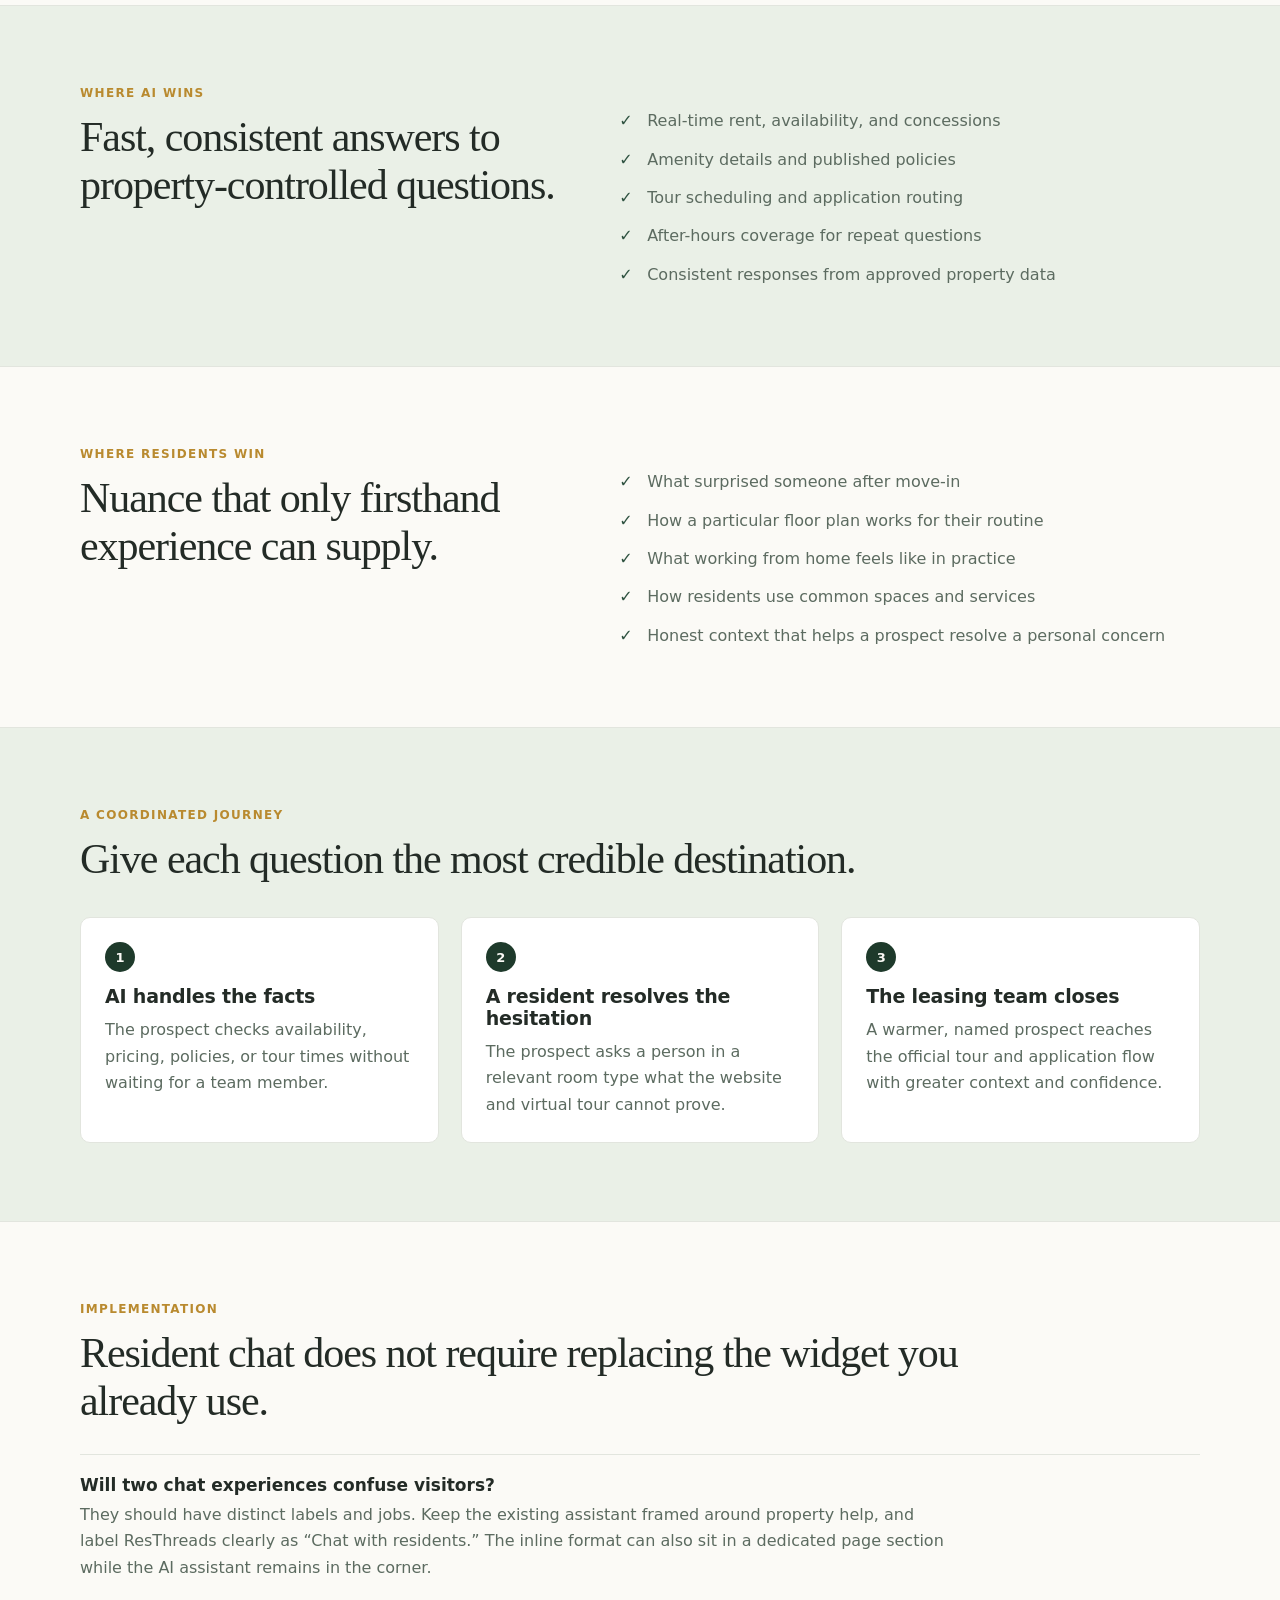
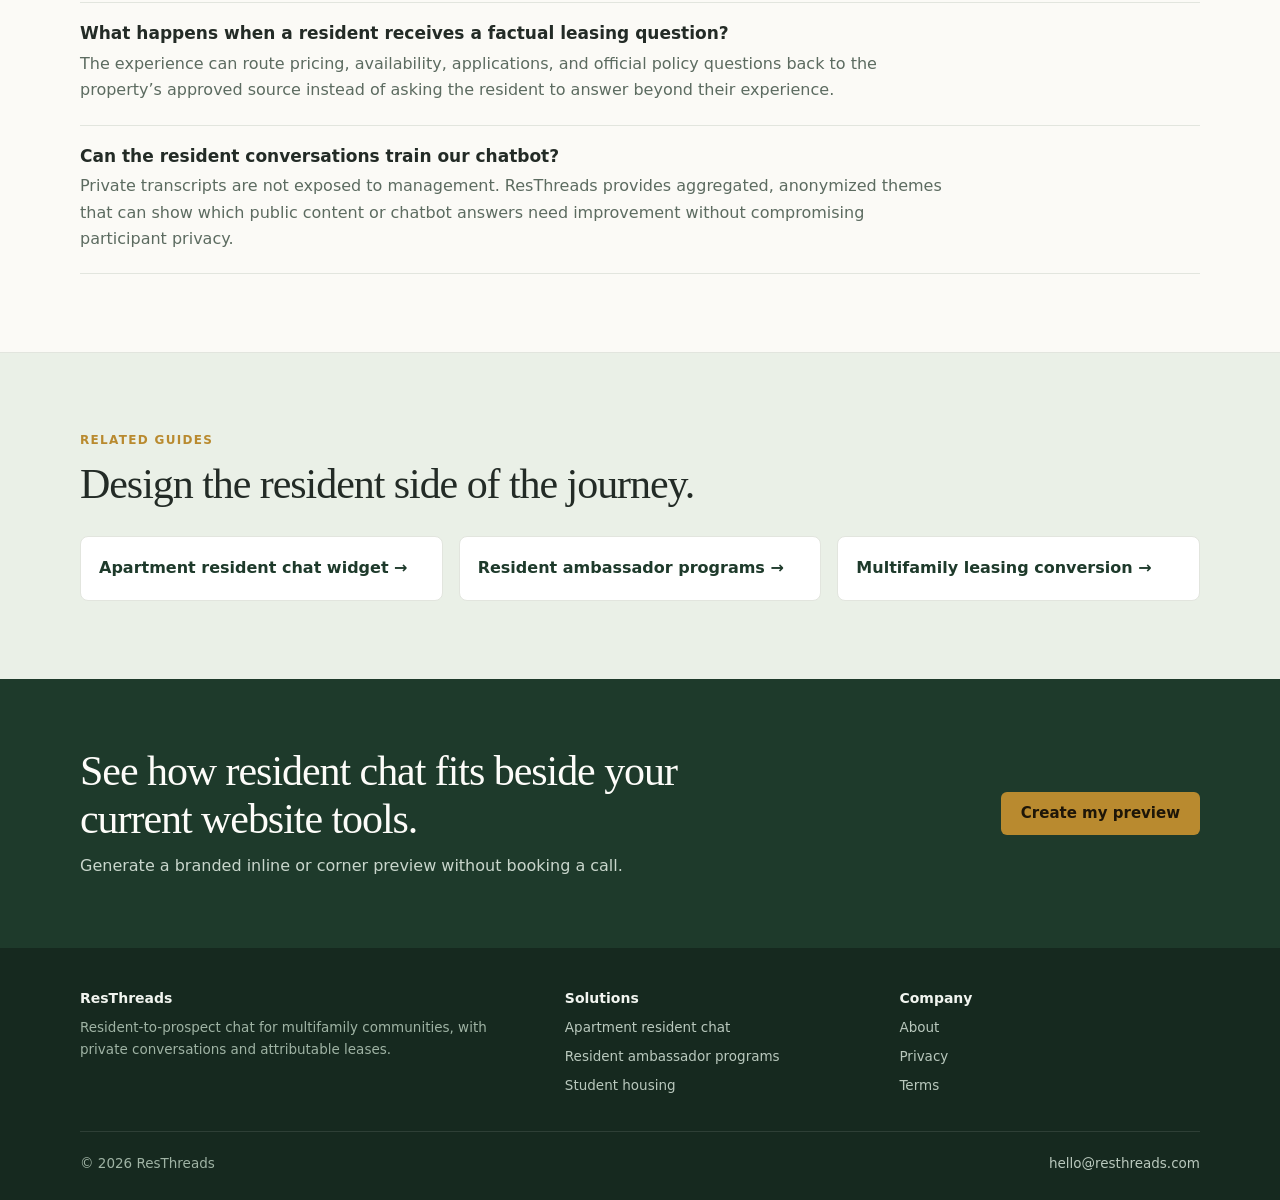
<file: resident-chat-vs-ai-leasing-chatbot/index.html>
<!doctype html>
<html lang="en">
<head>
<meta charset="utf-8">
<meta name="viewport" content="width=device-width, initial-scale=1">
<title>Resident Chat vs. AI Leasing Chatbots | ResThreads</title>
<meta name="description" content="Compare resident-to-prospect chat with AI leasing chatbots. Learn which questions each handles best and why multifamily communities can use both together.">
<meta name="robots" content="index, follow">
<meta name="theme-color" content="#1E3A2B">
<link rel="canonical" href="https://resthreads.com/resident-chat-vs-ai-leasing-chatbot/">
<link rel="icon" href="/assets/resthreads-icon-dark.svg" type="image/svg+xml">
<link rel="stylesheet" href="/assets/site.css">
<meta property="og:type" content="article">
<meta property="og:site_name" content="ResThreads">
<meta property="og:url" content="https://resthreads.com/resident-chat-vs-ai-leasing-chatbot/">
<meta property="og:title" content="Resident Chat vs. AI Leasing Chatbots | ResThreads">
<meta property="og:description" content="AI handles property facts. Residents handle lived experience. See where each belongs in the leasing journey.">
<meta property="og:image" content="https://resthreads.com/assets/resthreads-social-card.png">
<meta name="twitter:card" content="summary_large_image">
<script type="application/ld+json">
{
  "@context": "https://schema.org",
  "@type": "WebPage",
  "name": "Resident Chat vs. AI Leasing Chatbots",
  "description": "A practical comparison of resident-to-prospect chat and AI leasing chatbots for multifamily websites.",
  "url": "https://resthreads.com/resident-chat-vs-ai-leasing-chatbot/",
  "isPartOf": { "@id": "https://resthreads.com/#website" },
  "about": { "@id": "https://resthreads.com/#software" }
}
</script>
</head>
<body>
<header class="site-header"><div class="wrap"><a class="brand" href="/" aria-label="ResThreads home"><img src="/assets/resthreads-mark-on-dark.svg" alt=""><span>Res<em>Threads</em></span></a><nav class="site-nav" aria-label="Primary navigation"><a href="/apartment-resident-chat-widget/">Resident chat</a><a href="/resident-ambassador-program/">Ambassador programs</a><a href="/about/">About</a><a class="button button-primary" href="/#preview">Get a branded preview</a></nav></div></header>

<main>
  <article>
    <header class="page-hero"><div class="wrap hero-copy"><p class="eyebrow">Resident chat vs. AI leasing chatbots</p><h1>AI answers what the property knows. Residents answer what living there feels like.</h1><p class="hero-lede">These tools solve different prospect questions. The strongest multifamily websites use each where it is most credible instead of forcing one chat experience to do both jobs.</p><div class="hero-actions"><a class="button button-primary" href="/#preview">See resident chat on my site</a><a class="button button-secondary" href="/choose/">Open the live widget</a></div></div></header>

    <section class="section">
      <div class="wrap">
        <p class="section-kicker">The short answer</p><h2>You probably do not need to choose.</h2>
        <p class="section-intro">An AI leasing chatbot is strongest when the answer should come from structured property information. Resident chat is strongest when the answer depends on firsthand experience and credibility. ResThreads is built to work alongside the chatbot already on a community website.</p>
        <table class="comparison">
          <thead><tr><th>Prospect need</th><th>AI leasing chatbot</th><th>Resident chat</th></tr></thead>
          <tbody>
            <tr><td>Current rent and availability</td><td>Strong fit: retrieve property data and provide a consistent answer.</td><td>Not the resident’s role; route the prospect to official property information.</td></tr>
            <tr><td>Tour scheduling and applications</td><td>Strong fit: guide the prospect through a defined transaction.</td><td>Can build confidence before the prospect takes that step.</td></tr>
            <tr><td>Noise, routines, and daily life</td><td>Can summarize published information but has no lived experience.</td><td>Strong fit when the resident answers only from what they personally know.</td></tr>
            <tr><td>Trust and social proof</td><td>Consistent and immediate, but clearly represents the property.</td><td>A verified peer can provide candid context without sounding like another sales message.</td></tr>
            <tr><td>Lead capture</td><td>Captures prospects who want facts or an immediate next step.</td><td>Captures visitors whose first step is a lower-pressure question to a resident.</td></tr>
            <tr><td>Reporting</td><td>Measures questions, resolutions, appointments, and downstream activity.</td><td>Measures resident conversations, anonymized themes, tours, and attributed leases.</td></tr>
          </tbody>
        </table>
      </div>
    </section>

    <section class="section section-soft"><div class="wrap split"><div><p class="section-kicker">Where AI wins</p><h2>Fast, consistent answers to property-controlled questions.</h2></div><div><ul class="checks"><li>Real-time rent, availability, and concessions</li><li>Amenity details and published policies</li><li>Tour scheduling and application routing</li><li>After-hours coverage for repeat questions</li><li>Consistent responses from approved property data</li></ul></div></div></section>

    <section class="section"><div class="wrap split"><div><p class="section-kicker">Where residents win</p><h2>Nuance that only firsthand experience can supply.</h2></div><div><ul class="checks"><li>What surprised someone after move-in</li><li>How a particular floor plan works for their routine</li><li>What working from home feels like in practice</li><li>How residents use common spaces and services</li><li>Honest context that helps a prospect resolve a personal concern</li></ul></div></div></section>

    <section class="section section-soft">
      <div class="wrap"><p class="section-kicker">A coordinated journey</p><h2>Give each question the most credible destination.</h2><div class="grid-3"><article class="card"><span class="card-number">1</span><h3>AI handles the facts</h3><p>The prospect checks availability, pricing, policies, or tour times without waiting for a team member.</p></article><article class="card"><span class="card-number">2</span><h3>A resident resolves the hesitation</h3><p>The prospect asks a person in a relevant room type what the website and virtual tour cannot prove.</p></article><article class="card"><span class="card-number">3</span><h3>The leasing team closes</h3><p>A warmer, named prospect reaches the official tour and application flow with greater context and confidence.</p></article></div></div>
    </section>

    <section class="section">
      <div class="wrap"><p class="section-kicker">Implementation</p><h2>Resident chat does not require replacing the widget you already use.</h2><div class="faq-list"><article><h3>Will two chat experiences confuse visitors?</h3><p>They should have distinct labels and jobs. Keep the existing assistant framed around property help, and label ResThreads clearly as “Chat with residents.” The inline format can also sit in a dedicated page section while the AI assistant remains in the corner.</p></article><article><h3>What happens when a resident receives a factual leasing question?</h3><p>The experience can route pricing, availability, applications, and official policy questions back to the property’s approved source instead of asking the resident to answer beyond their experience.</p></article><article><h3>Can the resident conversations train our chatbot?</h3><p>Private transcripts are not exposed to management. ResThreads provides aggregated, anonymized themes that can show which public content or chatbot answers need improvement without compromising participant privacy.</p></article></div></div>
    </section>
  </article>

  <section class="section section-soft"><div class="wrap"><p class="section-kicker">Related guides</p><h2>Design the resident side of the journey.</h2><div class="related-links"><a href="/apartment-resident-chat-widget/">Apartment resident chat widget →</a><a href="/resident-ambassador-program/">Resident ambassador programs →</a><a href="/multifamily-leasing-conversion/">Multifamily leasing conversion →</a></div></div></section>
  <section class="cta-band"><div class="wrap"><div><h2>See how resident chat fits beside your current website tools.</h2><p>Generate a branded inline or corner preview without booking a call.</p></div><a class="button button-primary" href="/#preview">Create my preview</a></div></section>
</main>

<footer class="site-footer"><div class="wrap"><div class="footer-grid"><div><h2>ResThreads</h2><p>Resident-to-prospect chat for multifamily communities, with private conversations and attributable leases.</p></div><nav aria-label="Solutions"><h3>Solutions</h3><ul><li><a href="/apartment-resident-chat-widget/">Apartment resident chat</a></li><li><a href="/resident-ambassador-program/">Resident ambassador programs</a></li><li><a href="/student-housing-resident-ambassadors/">Student housing</a></li></ul></nav><nav aria-label="Company"><h3>Company</h3><ul><li><a href="/about/">About</a></li><li><a href="/privacy/">Privacy</a></li><li><a href="/terms/">Terms</a></li></ul></nav></div><div class="footer-bottom"><span>© 2026 ResThreads</span><a href="mailto:hello@resthreads.com">hello@resthreads.com</a></div></div></footer>
</body>
</html>
</file>
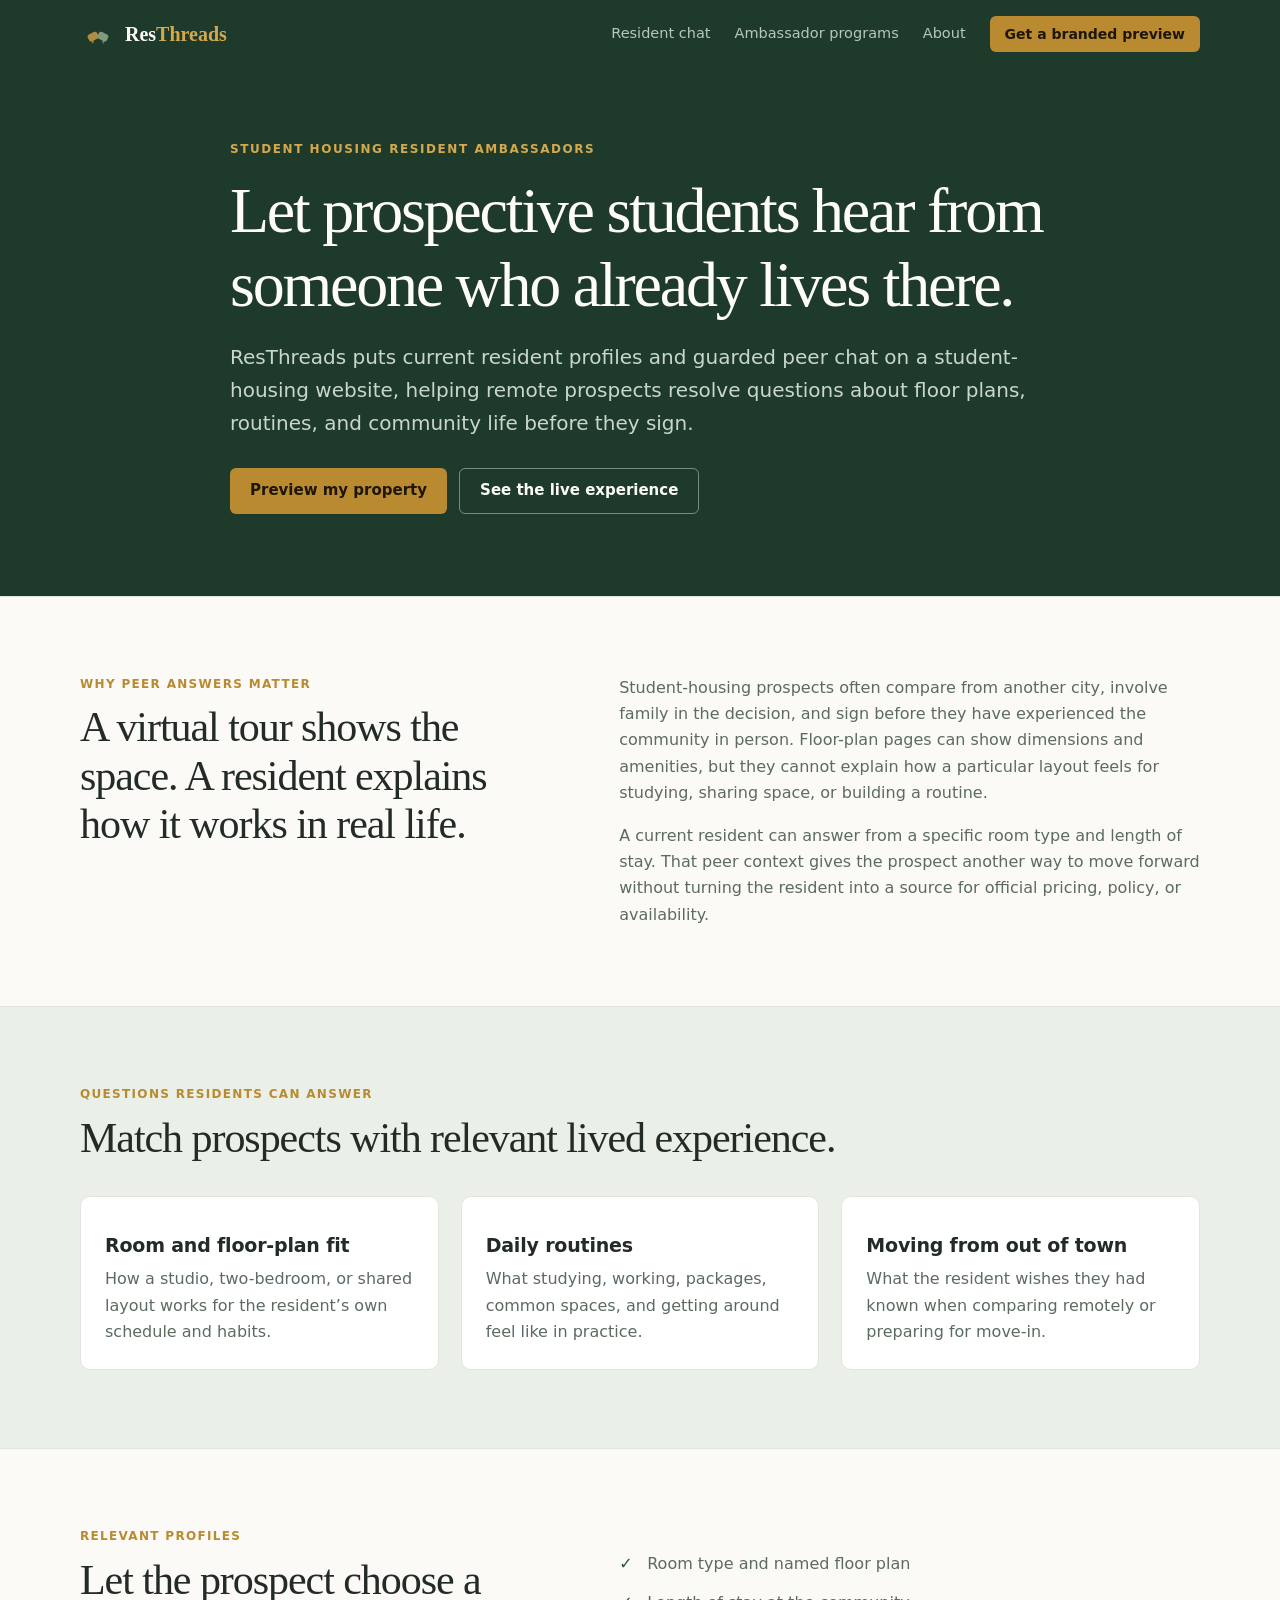
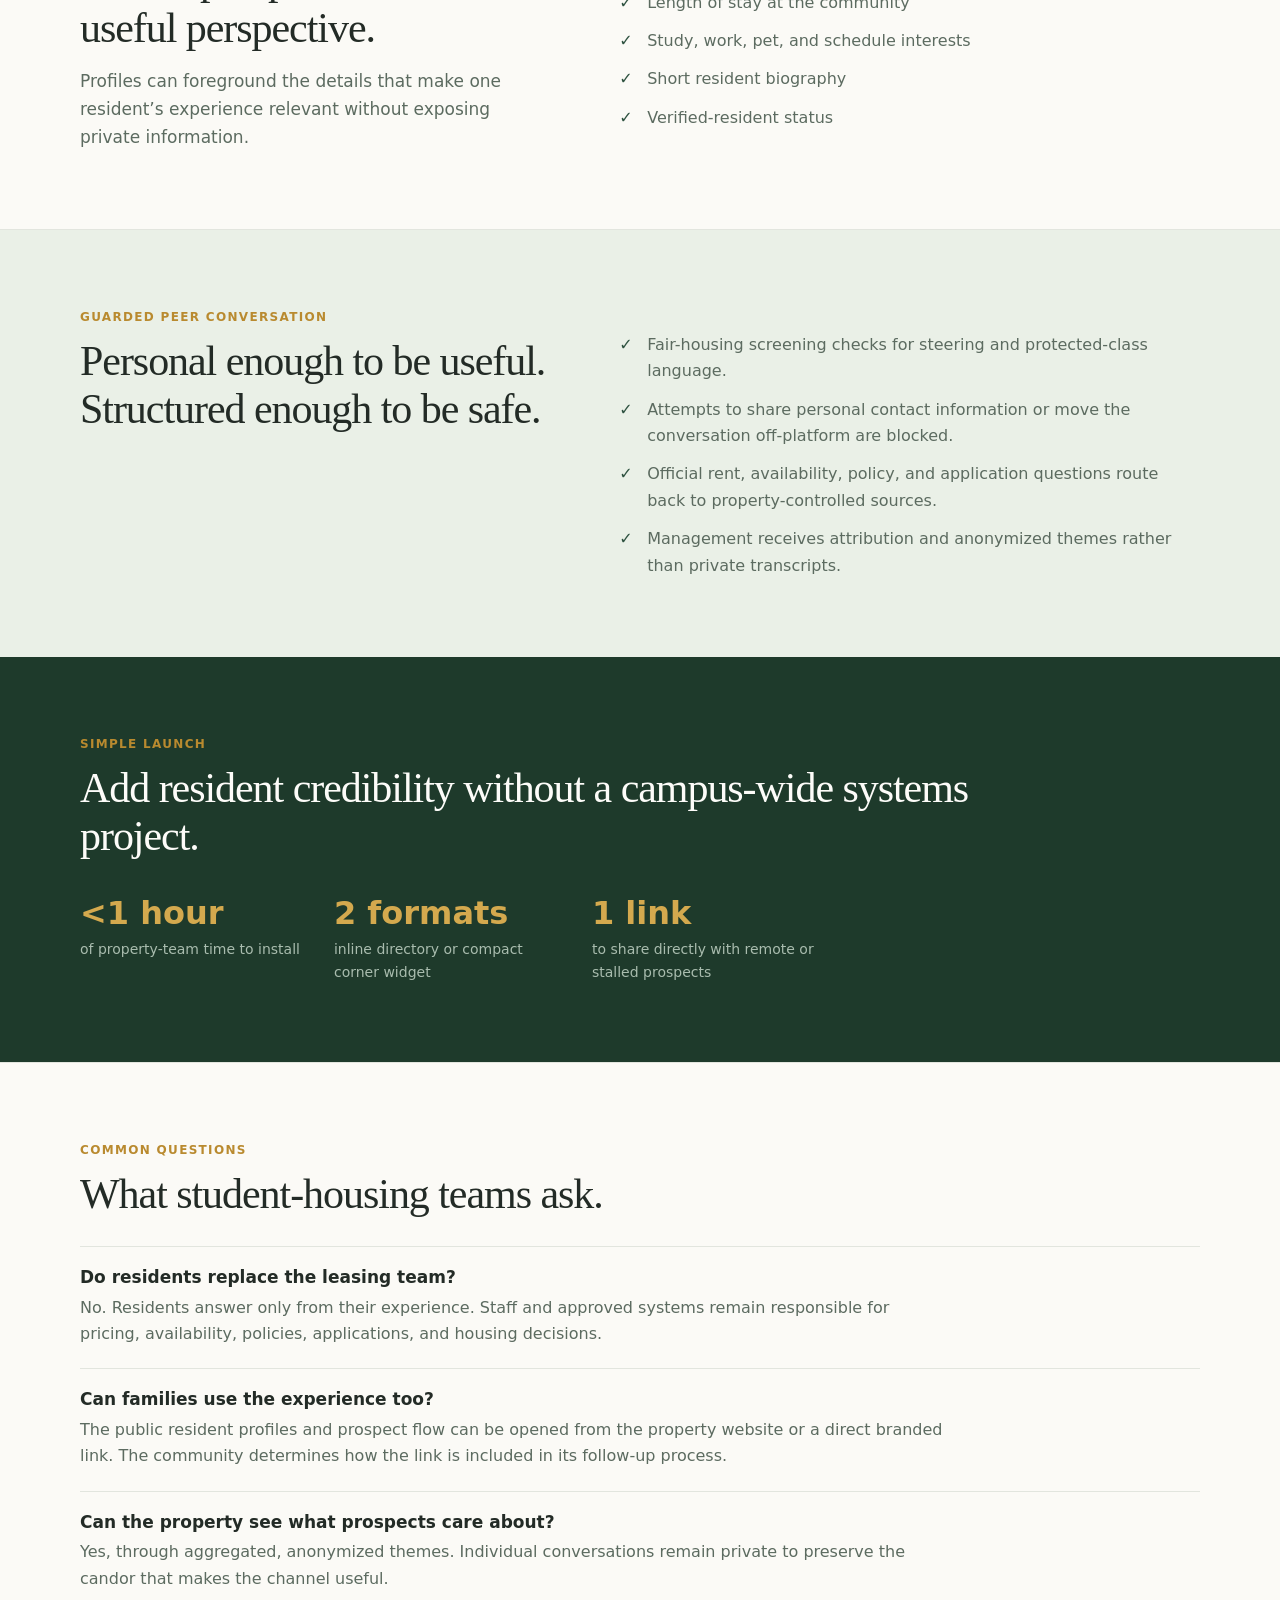
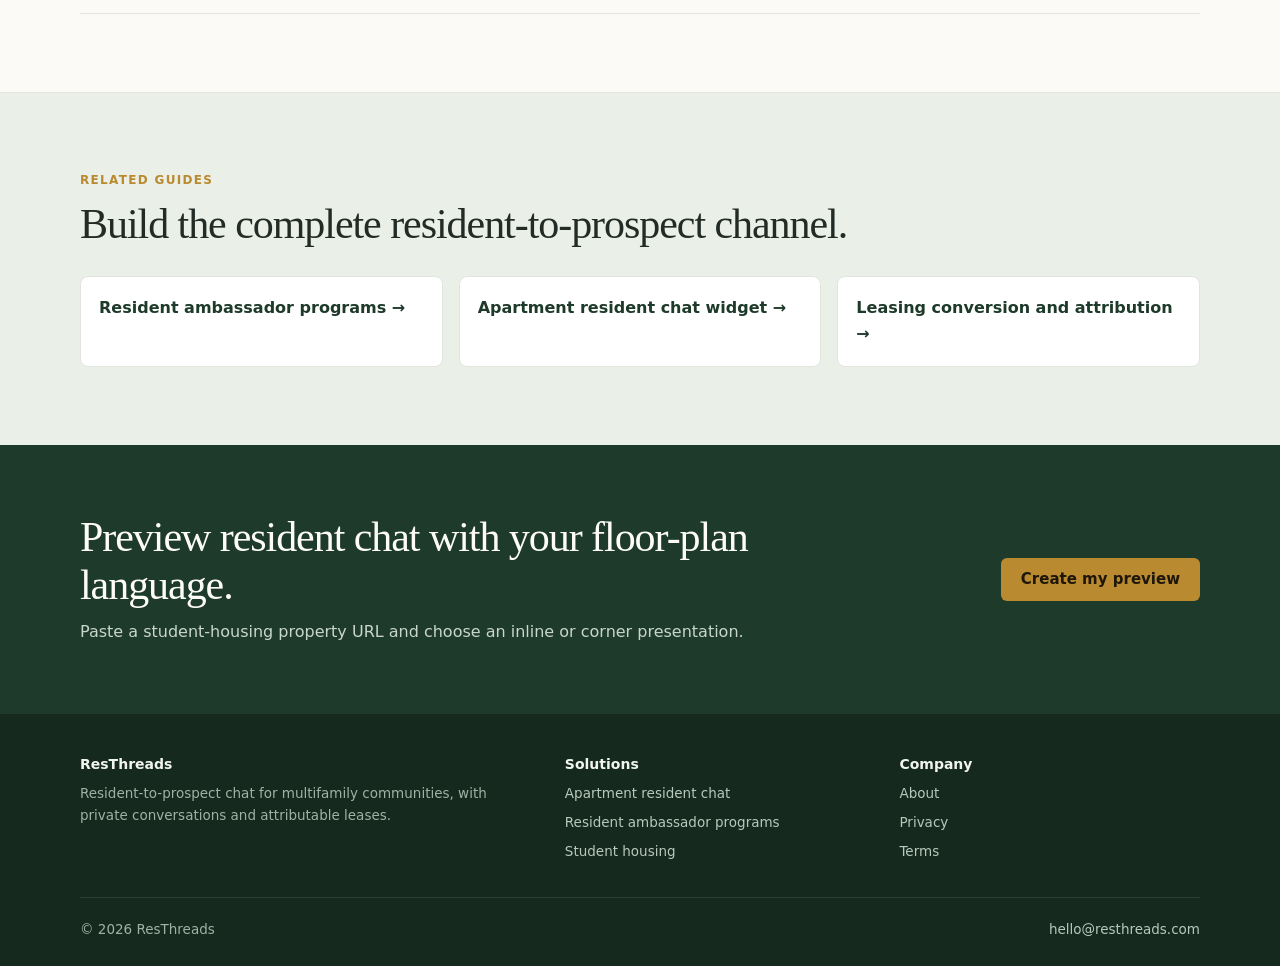
<file: student-housing-resident-ambassadors/index.html>
<!doctype html>
<html lang="en">
<head>
<meta charset="utf-8">
<meta name="viewport" content="width=device-width, initial-scale=1">
<title>Student Housing Resident Ambassadors | ResThreads</title>
<meta name="description" content="Help prospective students hear from current residents before signing. Add student-housing resident profiles, private chat, moderation, and lease attribution.">
<meta name="robots" content="index, follow">
<meta name="theme-color" content="#1E3A2B">
<link rel="canonical" href="https://resthreads.com/student-housing-resident-ambassadors/">
<link rel="icon" href="/assets/resthreads-icon-dark.svg" type="image/svg+xml">
<link rel="stylesheet" href="/assets/site.css">
<meta property="og:type" content="website">
<meta property="og:site_name" content="ResThreads">
<meta property="og:url" content="https://resthreads.com/student-housing-resident-ambassadors/">
<meta property="og:title" content="Student Housing Resident Ambassadors | ResThreads">
<meta property="og:description" content="Let prospective students ask current residents what daily life at the community is actually like.">
<meta property="og:image" content="https://resthreads.com/assets/resthreads-social-card.png">
<meta name="twitter:card" content="summary_large_image">
<script type="application/ld+json">
{
  "@context": "https://schema.org",
  "@type": "WebPage",
  "name": "Student Housing Resident Ambassadors",
  "url": "https://resthreads.com/student-housing-resident-ambassadors/",
  "description": "Resident ambassador chat for student housing communities, with prospect capture, moderation, and lease attribution.",
  "isPartOf": { "@id": "https://resthreads.com/#website" },
  "about": { "@id": "https://resthreads.com/#software" }
}
</script>
</head>
<body>
<header class="site-header"><div class="wrap"><a class="brand" href="/" aria-label="ResThreads home"><img src="/assets/resthreads-mark-on-dark.svg" alt=""><span>Res<em>Threads</em></span></a><nav class="site-nav" aria-label="Primary navigation"><a href="/apartment-resident-chat-widget/">Resident chat</a><a href="/resident-ambassador-program/">Ambassador programs</a><a href="/about/">About</a><a class="button button-primary" href="/#preview">Get a branded preview</a></nav></div></header>

<main>
  <section class="page-hero"><div class="wrap hero-copy"><p class="eyebrow">Student housing resident ambassadors</p><h1>Let prospective students hear from someone who already lives there.</h1><p class="hero-lede">ResThreads puts current resident profiles and guarded peer chat on a student-housing website, helping remote prospects resolve questions about floor plans, routines, and community life before they sign.</p><div class="hero-actions"><a class="button button-primary" href="/#preview">Preview my property</a><a class="button button-secondary" href="/choose/">See the live experience</a></div></div></section>

  <section class="section"><div class="wrap split"><div><p class="section-kicker">Why peer answers matter</p><h2>A virtual tour shows the space. A resident explains how it works in real life.</h2></div><div class="prose"><p>Student-housing prospects often compare from another city, involve family in the decision, and sign before they have experienced the community in person. Floor-plan pages can show dimensions and amenities, but they cannot explain how a particular layout feels for studying, sharing space, or building a routine.</p><p>A current resident can answer from a specific room type and length of stay. That peer context gives the prospect another way to move forward without turning the resident into a source for official pricing, policy, or availability.</p></div></div></section>

  <section class="section section-soft"><div class="wrap"><p class="section-kicker">Questions residents can answer</p><h2>Match prospects with relevant lived experience.</h2><div class="grid-3"><article class="card"><h3>Room and floor-plan fit</h3><p>How a studio, two-bedroom, or shared layout works for the resident’s own schedule and habits.</p></article><article class="card"><h3>Daily routines</h3><p>What studying, working, packages, common spaces, and getting around feel like in practice.</p></article><article class="card"><h3>Moving from out of town</h3><p>What the resident wishes they had known when comparing remotely or preparing for move-in.</p></article></div></div></section>

  <section class="section"><div class="wrap split"><div><p class="section-kicker">Relevant profiles</p><h2>Let the prospect choose a useful perspective.</h2><p class="section-intro">Profiles can foreground the details that make one resident’s experience relevant without exposing private information.</p></div><div><ul class="checks"><li>Room type and named floor plan</li><li>Length of stay at the community</li><li>Study, work, pet, and schedule interests</li><li>Short resident biography</li><li>Verified-resident status</li></ul></div></div></section>

  <section class="section section-soft"><div class="wrap split"><div><p class="section-kicker">Guarded peer conversation</p><h2>Personal enough to be useful. Structured enough to be safe.</h2></div><div><ul class="checks"><li>Fair-housing screening checks for steering and protected-class language.</li><li>Attempts to share personal contact information or move the conversation off-platform are blocked.</li><li>Official rent, availability, policy, and application questions route back to property-controlled sources.</li><li>Management receives attribution and anonymized themes rather than private transcripts.</li></ul></div></div></section>

  <section class="section section-dark"><div class="wrap"><p class="section-kicker">Simple launch</p><h2>Add resident credibility without a campus-wide systems project.</h2><div class="stat-row"><div class="stat"><strong>&lt;1 hour</strong><span>of property-team time to install</span></div><div class="stat"><strong>2 formats</strong><span>inline directory or compact corner widget</span></div><div class="stat"><strong>1 link</strong><span>to share directly with remote or stalled prospects</span></div></div></div></section>

  <section class="section"><div class="wrap"><p class="section-kicker">Common questions</p><h2>What student-housing teams ask.</h2><div class="faq-list"><article><h3>Do residents replace the leasing team?</h3><p>No. Residents answer only from their experience. Staff and approved systems remain responsible for pricing, availability, policies, applications, and housing decisions.</p></article><article><h3>Can families use the experience too?</h3><p>The public resident profiles and prospect flow can be opened from the property website or a direct branded link. The community determines how the link is included in its follow-up process.</p></article><article><h3>Can the property see what prospects care about?</h3><p>Yes, through aggregated, anonymized themes. Individual conversations remain private to preserve the candor that makes the channel useful.</p></article></div></div></section>

  <section class="section section-soft"><div class="wrap"><p class="section-kicker">Related guides</p><h2>Build the complete resident-to-prospect channel.</h2><div class="related-links"><a href="/resident-ambassador-program/">Resident ambassador programs →</a><a href="/apartment-resident-chat-widget/">Apartment resident chat widget →</a><a href="/multifamily-leasing-conversion/">Leasing conversion and attribution →</a></div></div></section>
  <section class="cta-band"><div class="wrap"><div><h2>Preview resident chat with your floor-plan language.</h2><p>Paste a student-housing property URL and choose an inline or corner presentation.</p></div><a class="button button-primary" href="/#preview">Create my preview</a></div></section>
</main>

<footer class="site-footer"><div class="wrap"><div class="footer-grid"><div><h2>ResThreads</h2><p>Resident-to-prospect chat for multifamily communities, with private conversations and attributable leases.</p></div><nav aria-label="Solutions"><h3>Solutions</h3><ul><li><a href="/apartment-resident-chat-widget/">Apartment resident chat</a></li><li><a href="/resident-ambassador-program/">Resident ambassador programs</a></li><li><a href="/student-housing-resident-ambassadors/">Student housing</a></li></ul></nav><nav aria-label="Company"><h3>Company</h3><ul><li><a href="/about/">About</a></li><li><a href="/privacy/">Privacy</a></li><li><a href="/terms/">Terms</a></li></ul></nav></div><div class="footer-bottom"><span>© 2026 ResThreads</span><a href="mailto:hello@resthreads.com">hello@resthreads.com</a></div></div></footer>
</body>
</html>
</file>
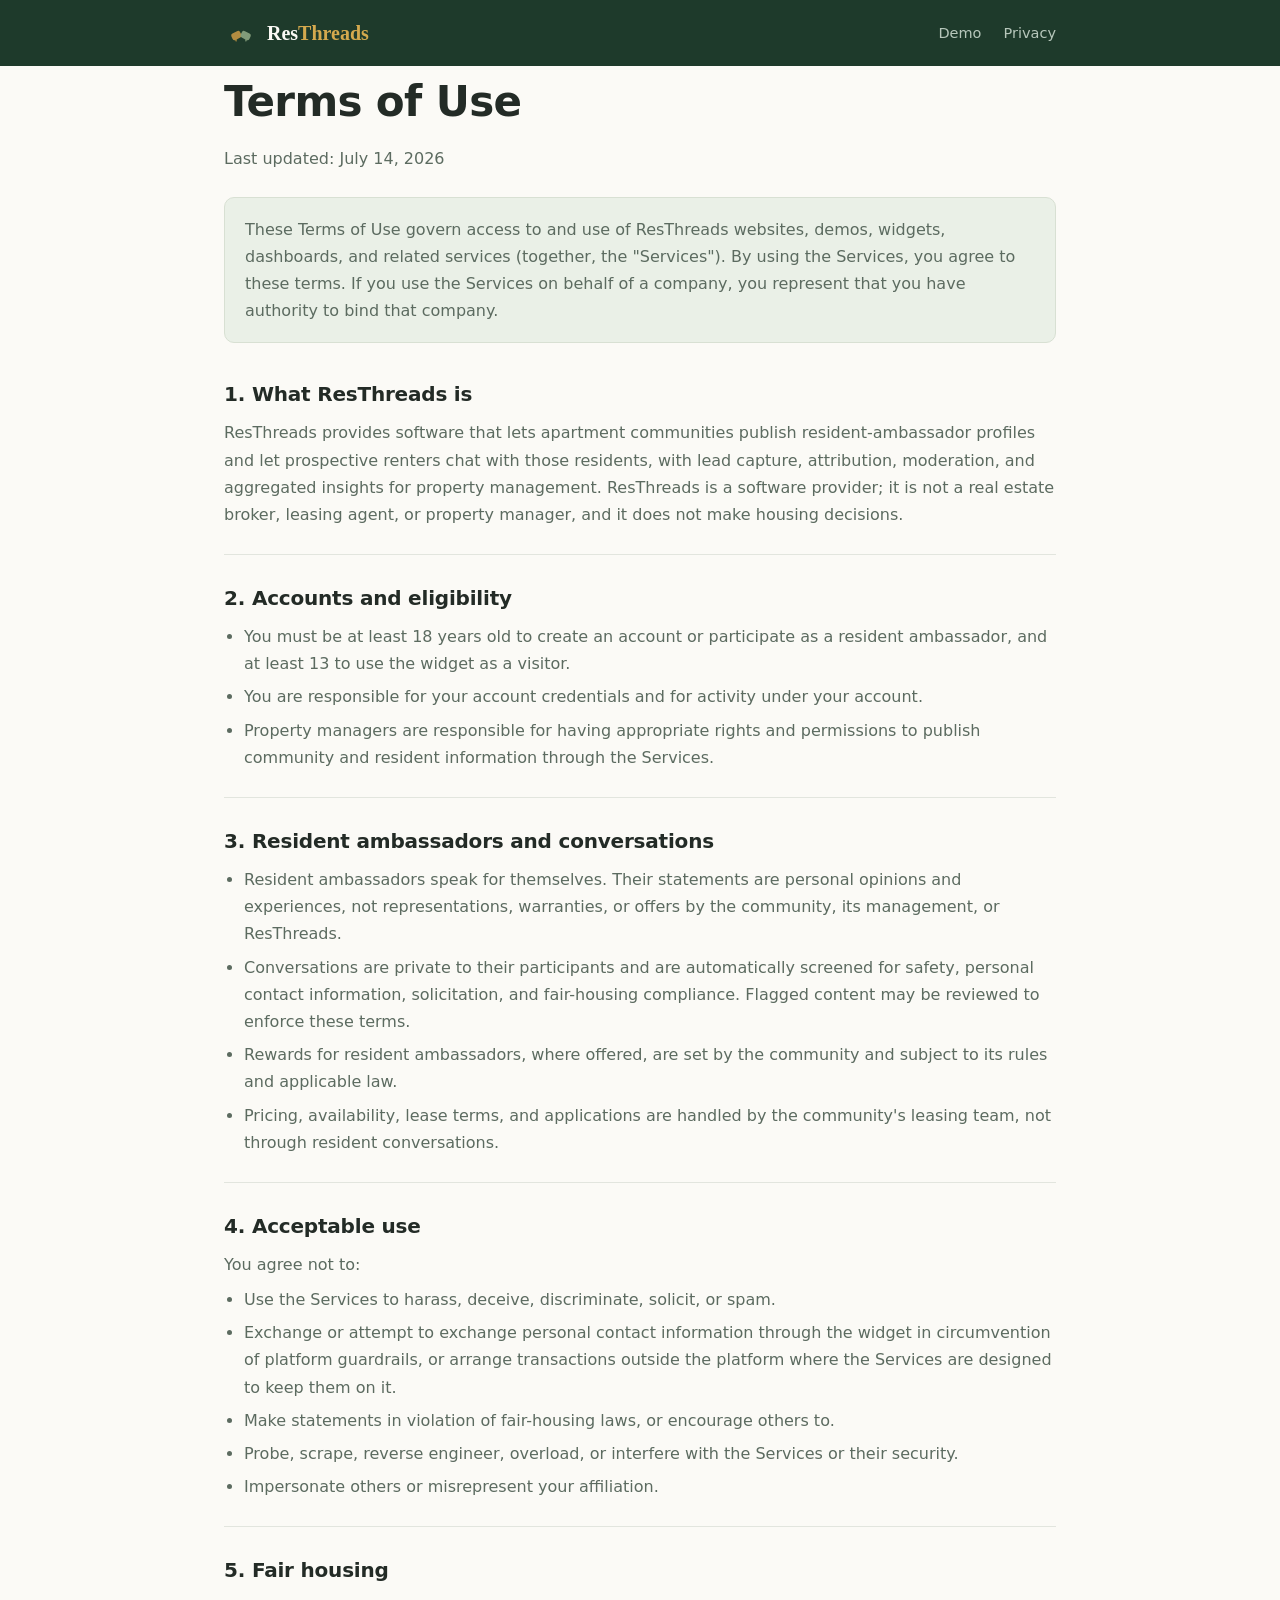
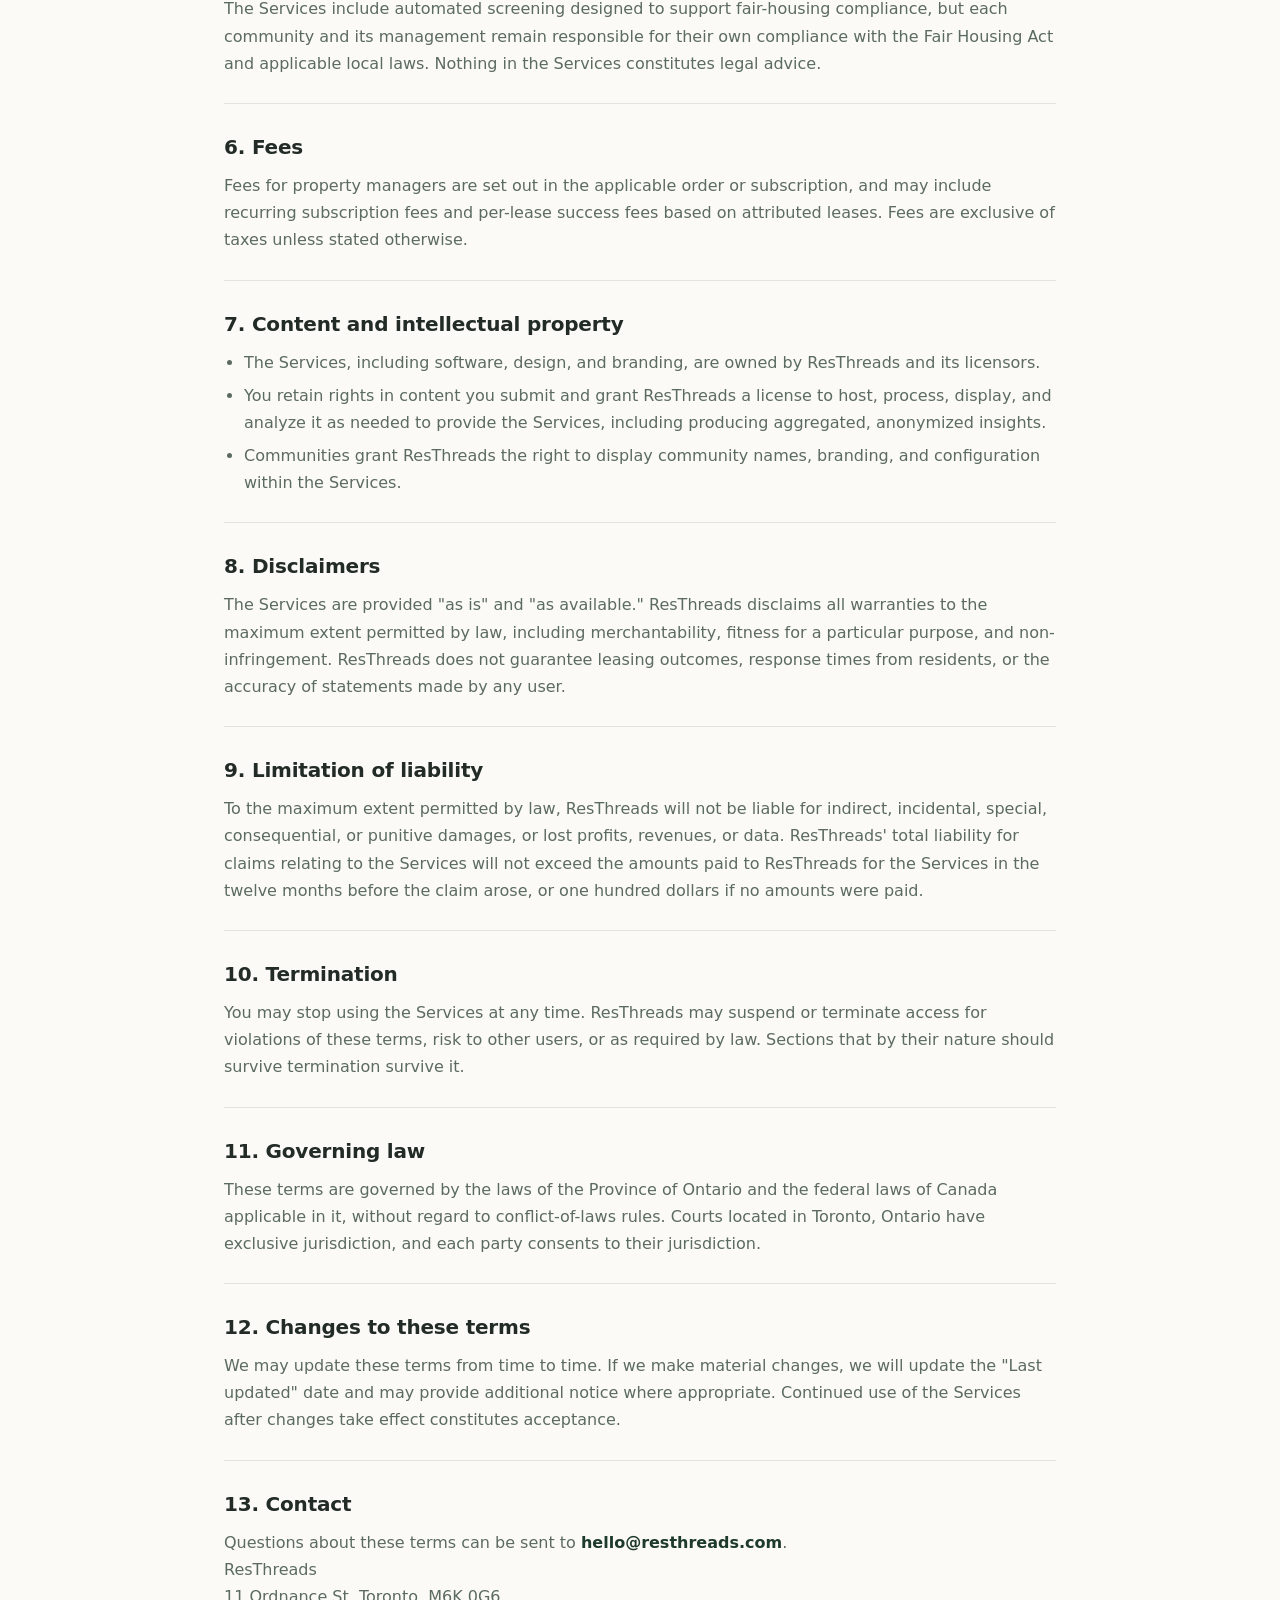
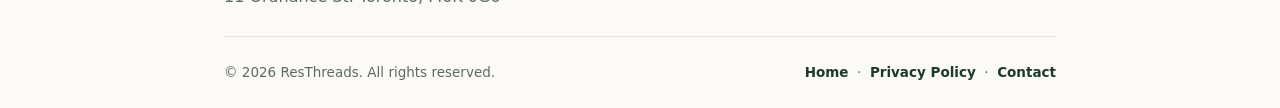
<file: terms/index.html>
<!doctype html>
<html lang="en">
<head>
<meta charset="utf-8">
<meta name="viewport" content="width=device-width, initial-scale=1">
<title>Terms of Use | ResThreads</title>
<meta name="description" content="ResThreads Terms of Use governing the resident-chat widget, websites, and related services for multifamily communities.">
<meta name="robots" content="index, follow">
<link rel="canonical" href="https://resthreads.com/terms/">
<link rel="icon" href="/assets/resthreads-icon-dark.svg" type="image/svg+xml">
</head>
<body>
<style>
  :root{
    --spruce:#1E3A2B; --brass-bright:#D4A94E; --paper:#FBFAF6; --sage:#EAF0E7;
    --line:#E2E5DE; --ink:#232B26; --muted:#5C6B60;
    --serif:"Iowan Old Style","Palatino Linotype",Palatino,Georgia,serif;
    --sans:system-ui,-apple-system,"Segoe UI",Roboto,Helvetica,Arial,sans-serif;
  }
  *{margin:0;padding:0;box-sizing:border-box}
  body{background:var(--paper);color:var(--ink);font-family:var(--sans);font-size:16px;line-height:1.7}
  a{color:var(--spruce);font-weight:600;text-decoration:none}
  a:hover{text-decoration:underline}
  .nav{background:var(--spruce);padding:16px 0}
  .nav .wrap{display:flex;align-items:center;gap:22px}
  .wrap{max-width:880px;margin:0 auto;padding:0 24px}
  .logo{display:flex;align-items:center;gap:9px;color:#FBFAF6;text-decoration:none;margin-right:auto}
  .logo-mark{display:block;width:34px;height:34px}
  .logo b{font-family:var(--serif);font-size:20px;font-weight:600}
  .logo b span{color:var(--brass-bright)}
  .nav a.nl{color:#B7C7BB;font-weight:400;font-size:14.5px}
  .nav a.nl:hover{color:#FBFAF6;text-decoration:none}
  main{padding:56px 0 72px}
  h1{font-weight:700;letter-spacing:-0.015em;font-size:clamp(30px,4.5vw,42px)}
  .updated{color:var(--muted);margin:8px 0 24px}
  .notice{background:var(--sage);border:1px solid #D8E0D3;border-radius:10px;padding:18px 20px;margin-bottom:8px}
  section{padding:26px 0;border-bottom:1px solid var(--line)}
  h2{font-size:20px;letter-spacing:-0.01em;margin-bottom:8px}
  p,li{color:var(--muted)}
  ul{padding-left:20px;margin-top:8px}
  li+li{margin-top:6px}
  footer{padding:24px 0;color:var(--muted);font-size:13.5px}
  footer .wrap{display:flex;justify-content:space-between;flex-wrap:wrap;gap:10px}
</style>

<nav class="nav">
  <div class="wrap">
    <a class="logo" href="/"><img class="logo-mark" src="/assets/resthreads-mark-on-dark.svg" width="34" height="34" alt="" aria-hidden="true"><b>Res<span>Threads</span></b></a>
    <a class="nl" href="/demo/">Demo</a>
    <a class="nl" href="/privacy/">Privacy</a>
  </div>
</nav>

<main class="wrap">
  <h1>Terms of Use</h1>
  <p class="updated">Last updated: July 14, 2026</p>

  <div class="notice">
    <p>These Terms of Use govern access to and use of ResThreads websites, demos, widgets, dashboards, and related services (together, the "Services"). By using the Services, you agree to these terms. If you use the Services on behalf of a company, you represent that you have authority to bind that company.</p>
  </div>

  <section>
    <h2>1. What ResThreads is</h2>
    <p>ResThreads provides software that lets apartment communities publish resident-ambassador profiles and let prospective renters chat with those residents, with lead capture, attribution, moderation, and aggregated insights for property management. ResThreads is a software provider; it is not a real estate broker, leasing agent, or property manager, and it does not make housing decisions.</p>
  </section>

  <section>
    <h2>2. Accounts and eligibility</h2>
    <ul>
      <li>You must be at least 18 years old to create an account or participate as a resident ambassador, and at least 13 to use the widget as a visitor.</li>
      <li>You are responsible for your account credentials and for activity under your account.</li>
      <li>Property managers are responsible for having appropriate rights and permissions to publish community and resident information through the Services.</li>
    </ul>
  </section>

  <section>
    <h2>3. Resident ambassadors and conversations</h2>
    <ul>
      <li>Resident ambassadors speak for themselves. Their statements are personal opinions and experiences, not representations, warranties, or offers by the community, its management, or ResThreads.</li>
      <li>Conversations are private to their participants and are automatically screened for safety, personal contact information, solicitation, and fair-housing compliance. Flagged content may be reviewed to enforce these terms.</li>
      <li>Rewards for resident ambassadors, where offered, are set by the community and subject to its rules and applicable law.</li>
      <li>Pricing, availability, lease terms, and applications are handled by the community's leasing team, not through resident conversations.</li>
    </ul>
  </section>

  <section>
    <h2>4. Acceptable use</h2>
    <p>You agree not to:</p>
    <ul>
      <li>Use the Services to harass, deceive, discriminate, solicit, or spam.</li>
      <li>Exchange or attempt to exchange personal contact information through the widget in circumvention of platform guardrails, or arrange transactions outside the platform where the Services are designed to keep them on it.</li>
      <li>Make statements in violation of fair-housing laws, or encourage others to.</li>
      <li>Probe, scrape, reverse engineer, overload, or interfere with the Services or their security.</li>
      <li>Impersonate others or misrepresent your affiliation.</li>
    </ul>
  </section>

  <section>
    <h2>5. Fair housing</h2>
    <p>The Services include automated screening designed to support fair-housing compliance, but each community and its management remain responsible for their own compliance with the Fair Housing Act and applicable local laws. Nothing in the Services constitutes legal advice.</p>
  </section>

  <section>
    <h2>6. Fees</h2>
    <p>Fees for property managers are set out in the applicable order or subscription, and may include recurring subscription fees and per-lease success fees based on attributed leases. Fees are exclusive of taxes unless stated otherwise.</p>
  </section>

  <section>
    <h2>7. Content and intellectual property</h2>
    <ul>
      <li>The Services, including software, design, and branding, are owned by ResThreads and its licensors.</li>
      <li>You retain rights in content you submit and grant ResThreads a license to host, process, display, and analyze it as needed to provide the Services, including producing aggregated, anonymized insights.</li>
      <li>Communities grant ResThreads the right to display community names, branding, and configuration within the Services.</li>
    </ul>
  </section>

  <section>
    <h2>8. Disclaimers</h2>
    <p>The Services are provided "as is" and "as available." ResThreads disclaims all warranties to the maximum extent permitted by law, including merchantability, fitness for a particular purpose, and non-infringement. ResThreads does not guarantee leasing outcomes, response times from residents, or the accuracy of statements made by any user.</p>
  </section>

  <section>
    <h2>9. Limitation of liability</h2>
    <p>To the maximum extent permitted by law, ResThreads will not be liable for indirect, incidental, special, consequential, or punitive damages, or lost profits, revenues, or data. ResThreads' total liability for claims relating to the Services will not exceed the amounts paid to ResThreads for the Services in the twelve months before the claim arose, or one hundred dollars if no amounts were paid.</p>
  </section>

  <section>
    <h2>10. Termination</h2>
    <p>You may stop using the Services at any time. ResThreads may suspend or terminate access for violations of these terms, risk to other users, or as required by law. Sections that by their nature should survive termination survive it.</p>
  </section>

  <section>
    <h2>11. Governing law</h2>
    <p>These terms are governed by the laws of the Province of Ontario and the federal laws of Canada applicable in it, without regard to conflict-of-laws rules. Courts located in Toronto, Ontario have exclusive jurisdiction, and each party consents to their jurisdiction.</p>
  </section>

  <section>
    <h2>12. Changes to these terms</h2>
    <p>We may update these terms from time to time. If we make material changes, we will update the "Last updated" date and may provide additional notice where appropriate. Continued use of the Services after changes take effect constitutes acceptance.</p>
  </section>

  <section>
    <h2>13. Contact</h2>
    <p>Questions about these terms can be sent to <a href="mailto:hello@resthreads.com">hello@resthreads.com</a>.</p>
    <p>ResThreads<br>11 Ordnance St. Toronto, M6K 0G6</p>
  </section>
</main>

<footer>
  <div class="wrap">
    <span>&copy; 2026 ResThreads. All rights reserved.</span>
    <span><a href="/">Home</a> &nbsp;&middot;&nbsp; <a href="/privacy/">Privacy Policy</a> &nbsp;&middot;&nbsp; <a href="mailto:hello@resthreads.com">Contact</a></span>
  </div>
</footer>
</body>
</html>
</file>
<file: assets/site.css>
:root {
  --spruce: #1e3a2b;
  --spruce-deep: #16291f;
  --spruce-mid: #2e5240;
  --brass: #b98a2f;
  --brass-bright: #d4a94e;
  --paper: #fbfaf6;
  --card: #ffffff;
  --sage: #eaf0e7;
  --line: #e2e5de;
  --ink: #232b26;
  --muted: #5c6b60;
  --serif: "Iowan Old Style", "Palatino Linotype", Palatino, Georgia, serif;
  --sans: system-ui, -apple-system, "Segoe UI", Roboto, Helvetica, Arial, sans-serif;
}

* {
  box-sizing: border-box;
  margin: 0;
  padding: 0;
}

html {
  scroll-behavior: smooth;
}

body {
  background: var(--paper);
  color: var(--ink);
  font-family: var(--sans);
  font-size: 16px;
  line-height: 1.65;
}

a {
  color: inherit;
}

img {
  display: block;
  max-width: 100%;
}

.wrap {
  width: min(1120px, calc(100% - 48px));
  margin: 0 auto;
}

.site-header {
  background: var(--spruce);
  color: var(--paper);
  padding: 16px 0;
}

.site-header .wrap {
  display: flex;
  align-items: center;
  gap: 26px;
}

.brand {
  display: flex;
  align-items: center;
  gap: 9px;
  margin-right: auto;
  color: var(--paper);
  font: 600 20px var(--serif);
  text-decoration: none;
}

.brand img {
  width: 36px;
  height: 36px;
}

.brand em {
  color: var(--brass-bright);
  font-style: normal;
}

.site-nav {
  display: flex;
  align-items: center;
  gap: 24px;
}

.site-nav a {
  color: #b7c7bb;
  font-size: 14.5px;
  text-decoration: none;
}

.site-nav a:hover,
.site-nav a:focus-visible {
  color: var(--paper);
}

.button {
  display: inline-flex;
  align-items: center;
  justify-content: center;
  border-radius: 6px;
  padding: 12px 20px;
  font-size: 15px;
  font-weight: 700;
  line-height: 1.3;
  text-decoration: none;
}

.button-primary {
  background: var(--brass);
  color: #1e1608;
}

.button-primary:hover,
.button-primary:focus-visible {
  background: var(--brass-bright);
}

.button-secondary {
  border: 1px solid rgba(251, 250, 246, 0.42);
  color: var(--paper);
}

.button-secondary:hover,
.button-secondary:focus-visible {
  border-color: rgba(251, 250, 246, 0.85);
}

.site-nav .button {
  padding: 9px 15px;
  color: #1e1608;
  font-size: 14px;
}

.page-hero {
  background: var(--spruce);
  color: var(--paper);
  padding: 72px 0 82px;
}

.page-hero .hero-copy {
  max-width: 820px;
}

.eyebrow {
  color: var(--brass-bright);
  font-size: 12px;
  font-weight: 800;
  letter-spacing: 0.13em;
  text-transform: uppercase;
}

h1,
h2,
h3 {
  line-height: 1.15;
}

h1 {
  max-width: 15em;
  margin-top: 14px;
  color: #fdfcf9;
  font-family: var(--serif);
  font-size: clamp(40px, 6vw, 64px);
  font-weight: 500;
  letter-spacing: -0.035em;
}

.hero-lede {
  max-width: 42em;
  margin-top: 20px;
  color: #cad6cc;
  font-size: clamp(17px, 2vw, 20px);
}

.hero-actions {
  display: flex;
  flex-wrap: wrap;
  gap: 12px;
  margin-top: 28px;
}

.trust-line {
  display: flex;
  flex-wrap: wrap;
  gap: 10px 18px;
  margin-top: 28px;
  color: #9fb2a3;
  font-size: 13px;
}

.trust-line span::before {
  content: "✓";
  margin-right: 6px;
  color: var(--brass-bright);
  font-weight: 800;
}

.section {
  padding: 78px 0;
  border-top: 1px solid var(--line);
}

.section-soft {
  background: var(--sage);
}

.section-dark {
  border-top: 0;
  background: var(--spruce);
  color: var(--paper);
}

.section-kicker {
  margin-bottom: 9px;
  color: var(--brass);
  font-size: 12px;
  font-weight: 800;
  letter-spacing: 0.11em;
  text-transform: uppercase;
}

.section h2 {
  max-width: 22em;
  font-family: var(--serif);
  font-size: clamp(30px, 4vw, 42px);
  font-weight: 500;
  letter-spacing: -0.025em;
}

.section-dark h2 {
  color: #fdfcf9;
}

.section-intro {
  max-width: 48em;
  margin-top: 14px;
  color: var(--muted);
  font-size: 17px;
}

.section-dark .section-intro {
  color: #c9d6cc;
}

.grid-2,
.grid-3 {
  display: grid;
  gap: 22px;
  margin-top: 34px;
}

.grid-2 {
  grid-template-columns: repeat(2, minmax(0, 1fr));
}

.grid-3 {
  grid-template-columns: repeat(3, minmax(0, 1fr));
}

.card {
  border: 1px solid var(--line);
  border-radius: 10px;
  background: var(--card);
  padding: 24px;
}

.card-number {
  display: inline-flex;
  width: 30px;
  height: 30px;
  align-items: center;
  justify-content: center;
  border-radius: 50%;
  background: var(--spruce);
  color: var(--paper);
  font-size: 13px;
  font-weight: 800;
}

.card h3 {
  margin-top: 14px;
  font-size: 19px;
  letter-spacing: -0.01em;
}

.card p,
.card li {
  color: var(--muted);
}

.card p {
  margin-top: 9px;
}

.split {
  display: grid;
  grid-template-columns: minmax(0, 0.9fr) minmax(0, 1.1fr);
  gap: 64px;
  align-items: start;
}

.prose p {
  color: var(--muted);
}

.prose p + p {
  margin-top: 16px;
}

.checks {
  display: grid;
  gap: 12px;
  margin-top: 24px;
  padding: 0;
  list-style: none;
}

.checks li {
  position: relative;
  padding-left: 28px;
  color: var(--muted);
}

.checks li::before {
  content: "✓";
  position: absolute;
  left: 0;
  color: var(--spruce-mid);
  font-weight: 800;
}

.quote-card {
  border-radius: 12px;
  background: var(--spruce);
  padding: 28px;
  color: var(--paper);
}

.quote-card p {
  color: #d9e2da;
  font-family: var(--serif);
  font-size: 23px;
  line-height: 1.45;
}

.quote-card small {
  display: block;
  margin-top: 15px;
  color: var(--brass-bright);
  font-size: 13px;
}

.comparison {
  width: 100%;
  margin-top: 32px;
  border-collapse: collapse;
  overflow: hidden;
  border: 1px solid var(--line);
  border-radius: 10px;
  background: var(--card);
}

.comparison th,
.comparison td {
  border-bottom: 1px solid var(--line);
  padding: 16px 18px;
  text-align: left;
  vertical-align: top;
}

.comparison th {
  background: var(--sage);
  font-size: 14px;
}

.comparison td {
  color: var(--muted);
}

.comparison tr:last-child td {
  border-bottom: 0;
}

.stat-row {
  display: flex;
  flex-wrap: wrap;
  gap: 34px;
  margin-top: 34px;
}

.stat {
  min-width: 170px;
}

.stat strong {
  display: block;
  color: var(--brass-bright);
  font-size: 32px;
  line-height: 1.2;
}

.stat span {
  display: block;
  max-width: 16em;
  margin-top: 5px;
  color: #a9bcae;
  font-size: 14px;
}

.faq-list {
  margin-top: 28px;
}

.faq-list article {
  padding: 21px 0;
  border-bottom: 1px solid var(--line);
}

.faq-list article:first-child {
  border-top: 1px solid var(--line);
}

.faq-list h3 {
  font-size: 17px;
}

.faq-list p {
  max-width: 54em;
  margin-top: 7px;
  color: var(--muted);
}

.related-links {
  display: grid;
  grid-template-columns: repeat(3, minmax(0, 1fr));
  gap: 16px;
  margin-top: 28px;
}

.related-links a {
  border: 1px solid var(--line);
  border-radius: 8px;
  background: var(--card);
  padding: 18px;
  color: var(--spruce);
  font-weight: 700;
  text-decoration: none;
}

.related-links a:hover,
.related-links a:focus-visible {
  border-color: var(--brass);
}

.cta-band {
  background: var(--spruce);
  color: var(--paper);
  padding: 68px 0;
}

.cta-band .wrap {
  display: flex;
  align-items: center;
  justify-content: space-between;
  gap: 32px;
}

.cta-band h2 {
  max-width: 17em;
  color: #fdfcf9;
  font: 500 clamp(30px, 4vw, 42px) / 1.15 var(--serif);
  letter-spacing: -0.025em;
}

.cta-band p {
  max-width: 42em;
  margin-top: 10px;
  color: #c9d6cc;
}

.site-footer {
  background: var(--spruce-deep);
  color: #9fb3a4;
  padding: 42px 0 26px;
  font-size: 13.5px;
}

.footer-grid {
  display: grid;
  grid-template-columns: 1.5fr 1fr 1fr;
  gap: 34px;
}

.site-footer h2,
.site-footer h3 {
  margin-bottom: 10px;
  color: #f1f4ef;
  font-size: 14px;
}

.site-footer p {
  max-width: 31em;
}

.site-footer ul {
  display: grid;
  gap: 7px;
  list-style: none;
}

.site-footer a {
  color: #b9c8bd;
  text-decoration: none;
}

.site-footer a:hover,
.site-footer a:focus-visible {
  color: var(--paper);
}

.footer-bottom {
  display: flex;
  justify-content: space-between;
  gap: 18px;
  margin-top: 34px;
  padding-top: 20px;
  border-top: 1px solid rgba(255, 255, 255, 0.1);
}

@media (max-width: 820px) {
  .site-nav > a:not(.button) {
    display: none;
  }

  .grid-3,
  .related-links {
    grid-template-columns: 1fr;
  }

  .split {
    grid-template-columns: 1fr;
    gap: 34px;
  }

  .footer-grid {
    grid-template-columns: 1fr 1fr;
  }

  .footer-grid > :first-child {
    grid-column: 1 / -1;
  }
}

@media (max-width: 620px) {
  .wrap {
    width: min(100% - 32px, 1120px);
  }

  .site-header .wrap {
    gap: 14px;
  }

  .brand {
    font-size: 18px;
  }

  .brand img {
    width: 32px;
    height: 32px;
  }

  .site-nav .button {
    padding: 9px 12px;
    font-size: 13px;
  }

  .page-hero {
    padding: 54px 0 62px;
  }

  .section {
    padding: 58px 0;
  }

  .grid-2 {
    grid-template-columns: 1fr;
  }

  .comparison {
    display: block;
    overflow-x: auto;
  }

  .comparison th,
  .comparison td {
    min-width: 180px;
    padding: 13px;
  }

  .cta-band .wrap {
    display: block;
  }

  .cta-band .button {
    margin-top: 22px;
  }

  .footer-grid {
    grid-template-columns: 1fr;
  }

  .footer-grid > :first-child {
    grid-column: auto;
  }

  .footer-bottom {
    display: grid;
  }
}
</file>
